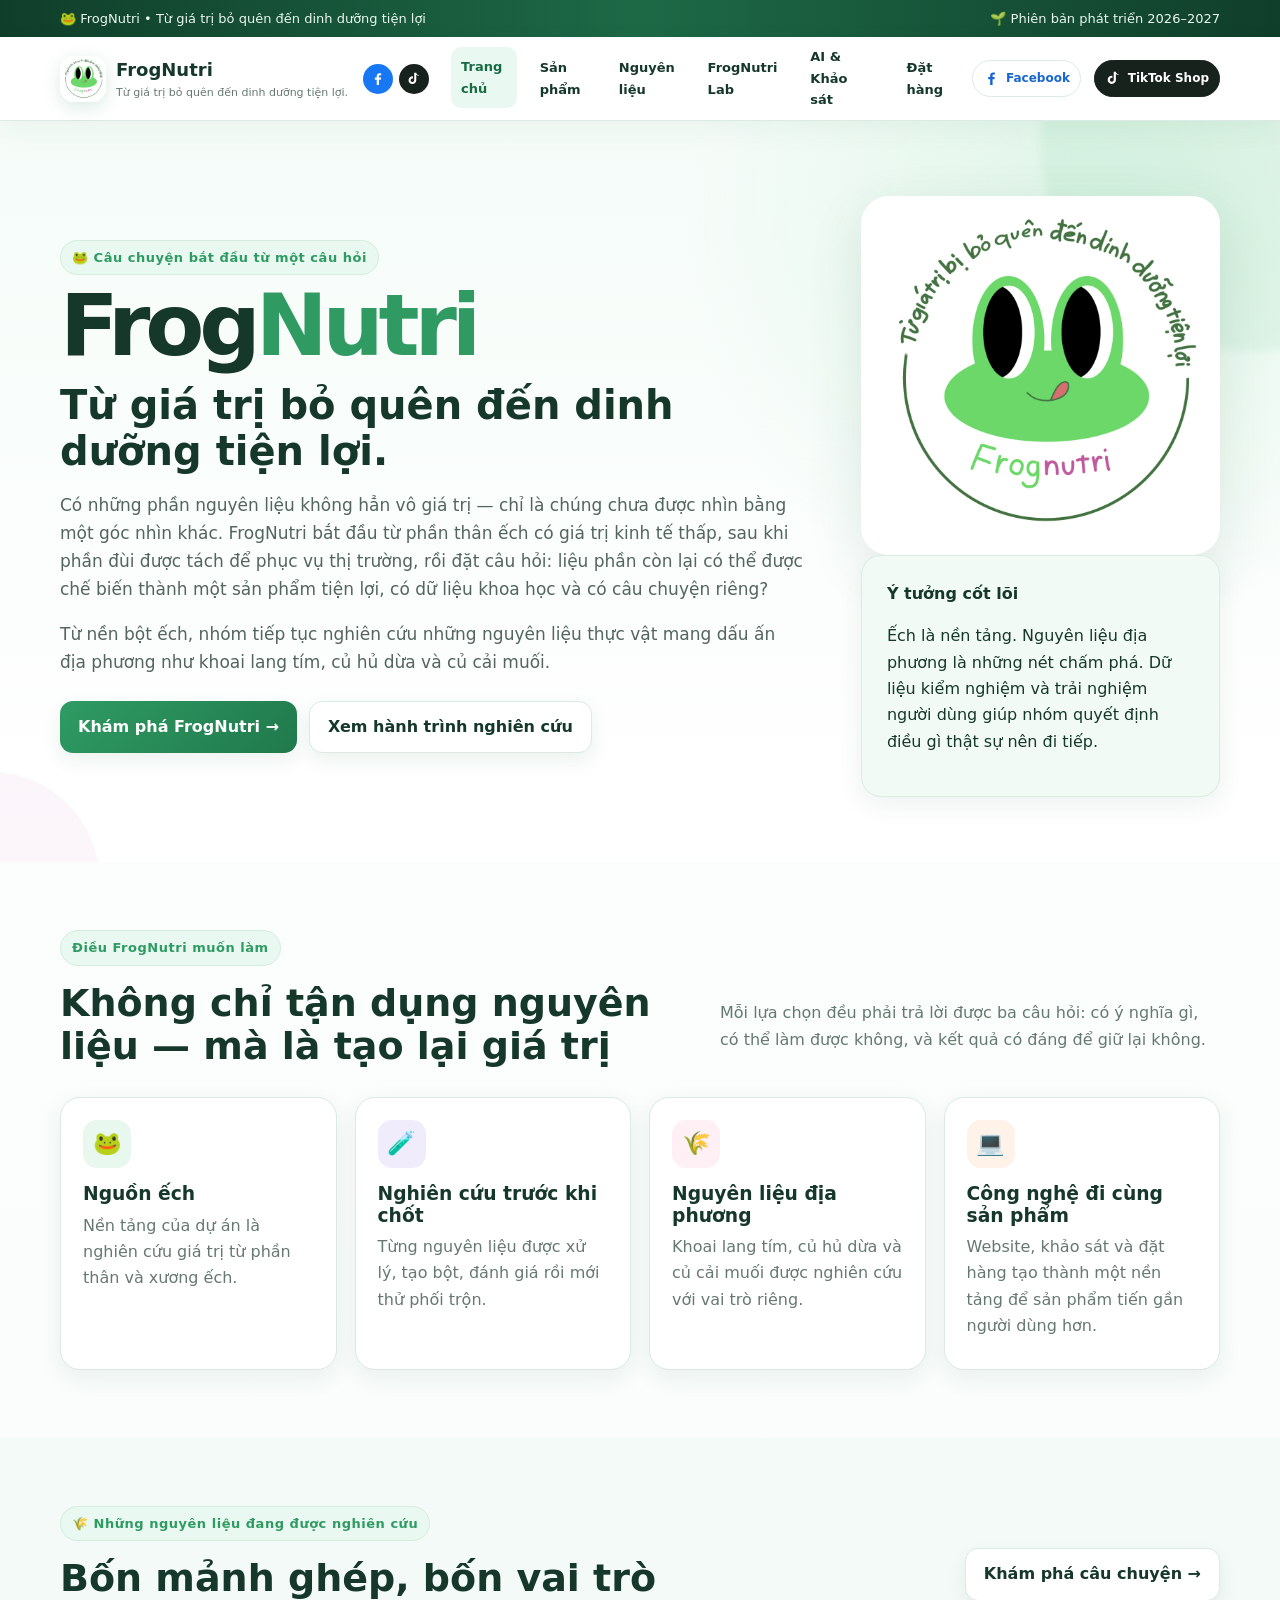
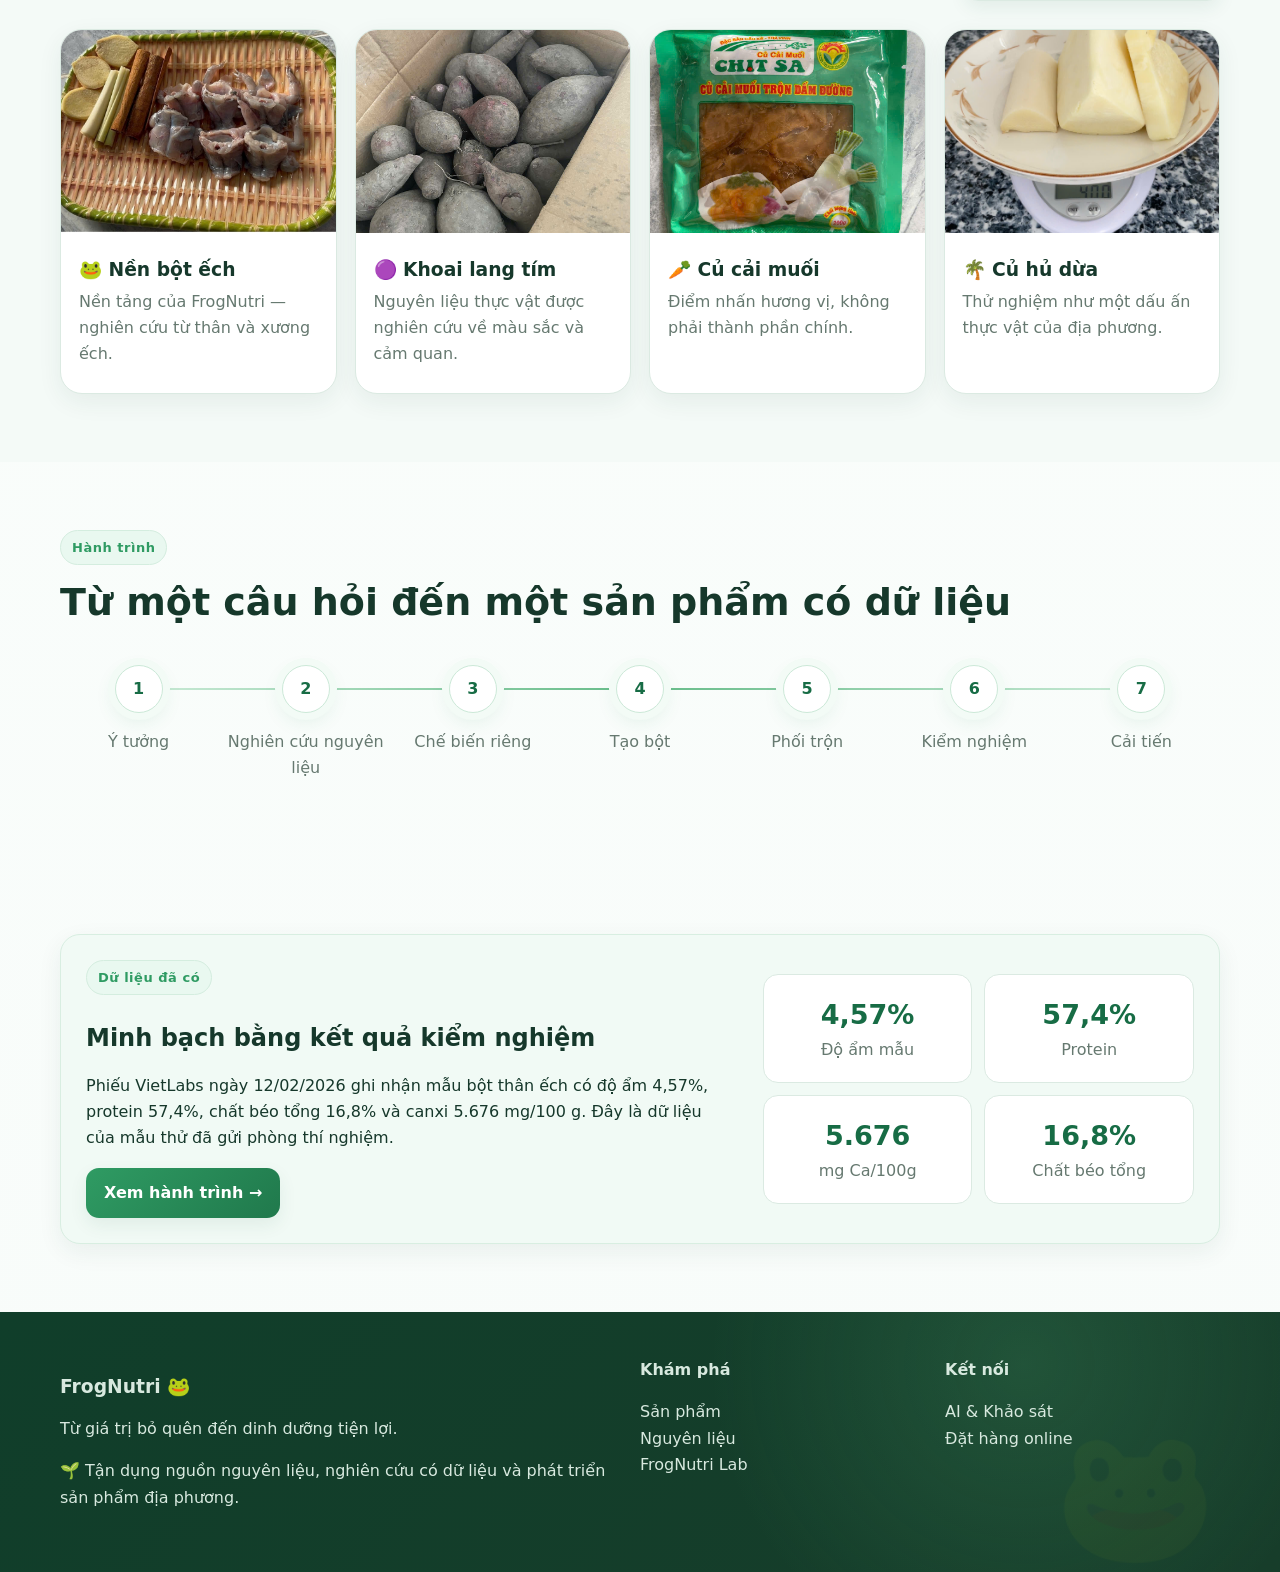
<file: index.html>
<!doctype html>
<html lang="vi">
<head>
<meta charset="utf-8">
<meta name="viewport" content="width=device-width,initial-scale=1">
<meta name="description" content="FrogNutri – từ giá trị bỏ quên đến dinh dưỡng tiện lợi.">
<title>Trang chủ | FrogNutri</title>

<link rel="icon" href="frognutri-logo.jpg">
<link rel="stylesheet" href="styles.css">

<style>
/* FrogNutri shared navigation polish */
.links{align-items:center;gap:clamp(8px,1vw,16px)}
.social-nav{display:inline-flex;align-items:center;justify-content:center;gap:6px;padding:8px 10px;border:1px solid #dcebe3;border-radius:999px;background:#fff;color:#245b43;font-size:13px;font-weight:750;text-decoration:none;white-space:nowrap;transition:transform .18s ease,box-shadow .18s ease,background .18s ease}
.social-nav:hover{transform:translateY(-2px);box-shadow:0 6px 18px #164e351a;background:#f2fbf5}
.social-nav svg{width:18px;height:18px;fill:currentColor;flex:none}
.tiktok-nav{background:#17221d;color:#fff;border-color:#17221d}.tiktok-nav:hover{background:#304b3e;color:#fff}
.facebook-nav{color:#1766d1}
@media(max-width:980px){.links .social-nav{width:100%;justify-content:flex-start;border-radius:12px;padding:11px 13px}}
/* Cart UI is intentionally removed; purchase checkout happens on TikTok Shop. */
#cartOverlay,#cartDrawer,.cart-drawer,.cart-link,[data-cart-count],#openCartTop{display:none!important}
.auth-panel{box-shadow:0 18px 55px rgba(32,83,57,.08)}
</style>
</head>

<body>

<div class="topbar">
  <div class="container">
    <span>🐸 FrogNutri • Từ giá trị bỏ quên đến dinh dưỡng tiện lợi</span>
    <span>🌱 Phiên bản phát triển 2026–2027</span>
  </div>
</div>

<nav class="nav">
  <div class="container nav-inner">

    <a class="brand" href="index.html">
      <img src="frognutri-logo.jpg" alt="FrogNutri">
      <div>
        <strong>FrogNutri</strong>
        <small>Từ giá trị bỏ quên đến dinh dưỡng tiện lợi.</small>
      </div>
    </a>

    <button class="mobile-toggle" data-mobile aria-label="Mở menu">☰</button>

    <div class="links">
      <a class="active" href="index.html">Trang chủ</a>
      <a href="product.html">Sản phẩm</a>
      <a href="ingredients.html">Nguyên liệu</a>
      <a href="research.html">FrogNutri Lab</a>
      <a href="ai.html">AI & Khảo sát</a>
      <a href="order.html">Đặt hàng</a>
<a class="social-nav facebook-nav" href="https://www.facebook.com/share/1M3Qi7Em8s/?mibextid=wwXIfr" target="_blank" rel="noopener noreferrer" aria-label="FrogNutri trên Facebook" title="Facebook"><svg viewBox="0 0 24 24" aria-hidden="true"><path d="M13.5 21v-8h2.7l.4-3.1h-3.1v-2c0-.9.3-1.5 1.6-1.5h1.7V3.6c-.3 0-1.3-.1-2.5-.1-2.5 0-4.2 1.5-4.2 4.3v2.1H7.3V13h2.8v8z"/></svg><span>Facebook</span></a>
      <a class="social-nav tiktok-nav" href="https://www.tiktok.com/@frognutri_2627?_r=1&_t=ZS-9AWNxAIgA8j" target="_blank" rel="noopener noreferrer" aria-label="Đặt mua trên TikTok FrogNutri" title="TikTok Shop"><svg viewBox="0 0 24 24" aria-hidden="true"><path d="M19.6 7.1a6.8 6.8 0 0 1-4.2-1.4v8.1a5.8 5.8 0 1 1-5-5.7v3.2a2.7 2.7 0 1 0 1.9 2.6V2.5h3.1c.2 2 1.8 3.6 4.2 3.9z"/></svg><span>TikTok Shop</span></a>
    </div>

  </div>
</nav>

<main>

<section class="hero">
  <div class="container hero-grid">

    <div>
      <span class="eyebrow">🐸 Câu chuyện bắt đầu từ một câu hỏi</span>

      <h1>Frog<span>Nutri</span></h1>

      <h2>Từ giá trị bỏ quên đến dinh dưỡng tiện lợi.</h2>

      <p class="lead">
        Có những phần nguyên liệu không hẳn vô giá trị — chỉ là chúng chưa được nhìn bằng một góc nhìn khác.
        FrogNutri bắt đầu từ phần thân ếch có giá trị kinh tế thấp, sau khi phần đùi được tách để phục vụ thị trường,
        rồi đặt câu hỏi: liệu phần còn lại có thể được chế biến thành một sản phẩm tiện lợi,
        có dữ liệu khoa học và có câu chuyện riêng?
      </p>

      <p class="lead">
        Từ nền bột ếch, nhóm tiếp tục nghiên cứu những nguyên liệu thực vật mang dấu ấn địa phương
        như khoai lang tím, củ hủ dừa và củ cải muối.
      </p>

      <div class="actions">
        <a class="btn primary" href="product.html">Khám phá FrogNutri →</a>
        <a class="btn secondary" href="research.html">Xem hành trình nghiên cứu</a>
      </div>
    </div>

    <div class="hero-logo">
      <img src="frognutri-logo.jpg" alt="Logo FrogNutri">

      <div class="note">
        <b>Ý tưởng cốt lõi</b>
        <p>
          Ếch là nền tảng. Nguyên liệu địa phương là những nét chấm phá.
          Dữ liệu kiểm nghiệm và trải nghiệm người dùng giúp nhóm quyết định
          điều gì thật sự nên đi tiếp.
        </p>
      </div>
    </div>

  </div>
</section>


<section class="section">
  <div class="container">

    <div class="section-head">
      <div>
        <span class="eyebrow">Điều FrogNutri muốn làm</span>
        <h2>Không chỉ tận dụng nguyên liệu — mà là tạo lại giá trị</h2>
      </div>

      <p>
        Mỗi lựa chọn đều phải trả lời được ba câu hỏi:
        có ý nghĩa gì, có thể làm được không, và kết quả có đáng để giữ lại không.
      </p>
    </div>

    <div class="cards">

      <div class="card">
        <div class="icon mint">🐸</div>
        <h3>Nguồn ếch</h3>
        <p>
          Nền tảng của dự án là nghiên cứu giá trị từ phần thân và xương ếch.
        </p>
      </div>

      <div class="card">
        <div class="icon lav">🧪</div>
        <h3>Nghiên cứu trước khi chốt</h3>
        <p>
          Từng nguyên liệu được xử lý, tạo bột, đánh giá rồi mới thử phối trộn.
        </p>
      </div>

      <div class="card">
        <div class="icon pink">🌾</div>
        <h3>Nguyên liệu địa phương</h3>
        <p>
          Khoai lang tím, củ hủ dừa và củ cải muối được nghiên cứu với vai trò riêng.
        </p>
      </div>

      <div class="card">
        <div class="icon peach">💻</div>
        <h3>Công nghệ đi cùng sản phẩm</h3>
        <p>
          Website, khảo sát và đặt hàng tạo thành một nền tảng để sản phẩm tiến gần người dùng hơn.
        </p>
      </div>

    </div>
  </div>
</section>


<section class="section alt">
  <div class="container">

    <div class="section-head">
      <div>
        <span class="eyebrow">🌾 Những nguyên liệu đang được nghiên cứu</span>
        <h2>Bốn mảnh ghép, bốn vai trò</h2>
      </div>

      <a class="btn secondary" href="ingredients.html">
        Khám phá câu chuyện →
      </a>
    </div>


    <div class="ingredient-grid">

      <article class="card ingredient-card">
        <img
          src="bot-ech-frognutri.jpg"
          alt="Sản phẩm bột FrogNutri">

        <div class="copy">
          <h3>🐸 Nền bột ếch</h3>
          <p>
            Nền tảng của FrogNutri — nghiên cứu từ thân và xương ếch.
          </p>
        </div>
      </article>


      <article class="card ingredient-card">
        <img
          src="khoai-lang-tim.jpg"
          alt="Khoai lang tím">

        <div class="copy">
          <h3>🟣 Khoai lang tím</h3>
          <p>
            Nguyên liệu thực vật được nghiên cứu về màu sắc và cảm quan.
          </p>
        </div>
      </article>


      <article class="card ingredient-card">
        <img
          src="cu-cai-muoi.jpg"
          alt="Củ cải muối">

        <div class="copy">
          <h3>🥕 Củ cải muối</h3>
          <p>
            Điểm nhấn hương vị, không phải thành phần chính.
          </p>
        </div>
      </article>


      <article class="card ingredient-card">
        <img
          src="cu-hu-dua.jpg"
          alt="Củ hủ dừa">

        <div class="copy">
          <h3>🌴 Củ hủ dừa</h3>
          <p>
            Thử nghiệm như một dấu ấn thực vật của địa phương.
          </p>
        </div>
      </article>

    </div>
  </div>
</section>


<section class="section">
  <div class="container">

    <div class="section-head">
      <div>
        <span class="eyebrow">Hành trình</span>
        <h2>Từ một câu hỏi đến một sản phẩm có dữ liệu</h2>
      </div>
    </div>

    <div class="timeline">

      <div class="step">
        <div class="dot">1</div>
        <p>Ý tưởng</p>
      </div>

      <div class="step">
        <div class="dot">2</div>
        <p>Nghiên cứu nguyên liệu</p>
      </div>

      <div class="step">
        <div class="dot">3</div>
        <p>Chế biến riêng</p>
      </div>

      <div class="step">
        <div class="dot">4</div>
        <p>Tạo bột</p>
      </div>

      <div class="step">
        <div class="dot">5</div>
        <p>Phối trộn</p>
      </div>

      <div class="step">
        <div class="dot">6</div>
        <p>Kiểm nghiệm</p>
      </div>

      <div class="step">
        <div class="dot">7</div>
        <p>Cải tiến</p>
      </div>

    </div>
  </div>
</section>


<section class="section">
  <div class="container note">

    <div class="split">

      <div>
        <span class="eyebrow">Dữ liệu đã có</span>

        <h2>Minh bạch bằng kết quả kiểm nghiệm</h2>

        <p>
          Phiếu VietLabs ngày 12/02/2026 ghi nhận mẫu bột thân ếch có độ ẩm
          4,57%, protein 57,4%, chất béo tổng 16,8% và canxi 5.676 mg/100 g.
          Đây là dữ liệu của mẫu thử đã gửi phòng thí nghiệm.
        </p>

        <a class="btn primary" href="research.html">
          Xem hành trình →
        </a>
      </div>


      <div class="stats">

        <div class="stat">
          <strong>4,57%</strong>
          <br>Độ ẩm mẫu
        </div>

        <div class="stat">
          <strong>57,4%</strong>
          <br>Protein
        </div>

        <div class="stat">
          <strong>5.676</strong>
          <br>mg Ca/100g
        </div>

        <div class="stat">
          <strong>16,8%</strong>
          <br>Chất béo tổng
        </div>

      </div>

    </div>
  </div>
</section>

</main>


<footer class="footer">

  <div class="container footer-grid">

    <div>
      <h3>FrogNutri 🐸</h3>
      <p>Từ giá trị bỏ quên đến dinh dưỡng tiện lợi.</p>
      <p>
        🌱 Tận dụng nguồn nguyên liệu, nghiên cứu có dữ liệu
        và phát triển sản phẩm địa phương.
      </p>
    </div>

    <div>
      <b>Khám phá</b>
      <p>
        <a href="product.html">Sản phẩm</a><br>
        <a href="ingredients.html">Nguyên liệu</a><br>
        <a href="research.html">FrogNutri Lab</a>
      </p>
    </div>

    <div>
      <b>Kết nối</b>
      <p>
        <a href="ai.html">AI & Khảo sát</a><br>
        <a href="order.html">Đặt hàng online</a><br>
</p>
    </div>

  </div>

</footer>


<div id="toast" class="toast"></div>

<script src="script.js"></script>

</body>
</html>
</file>
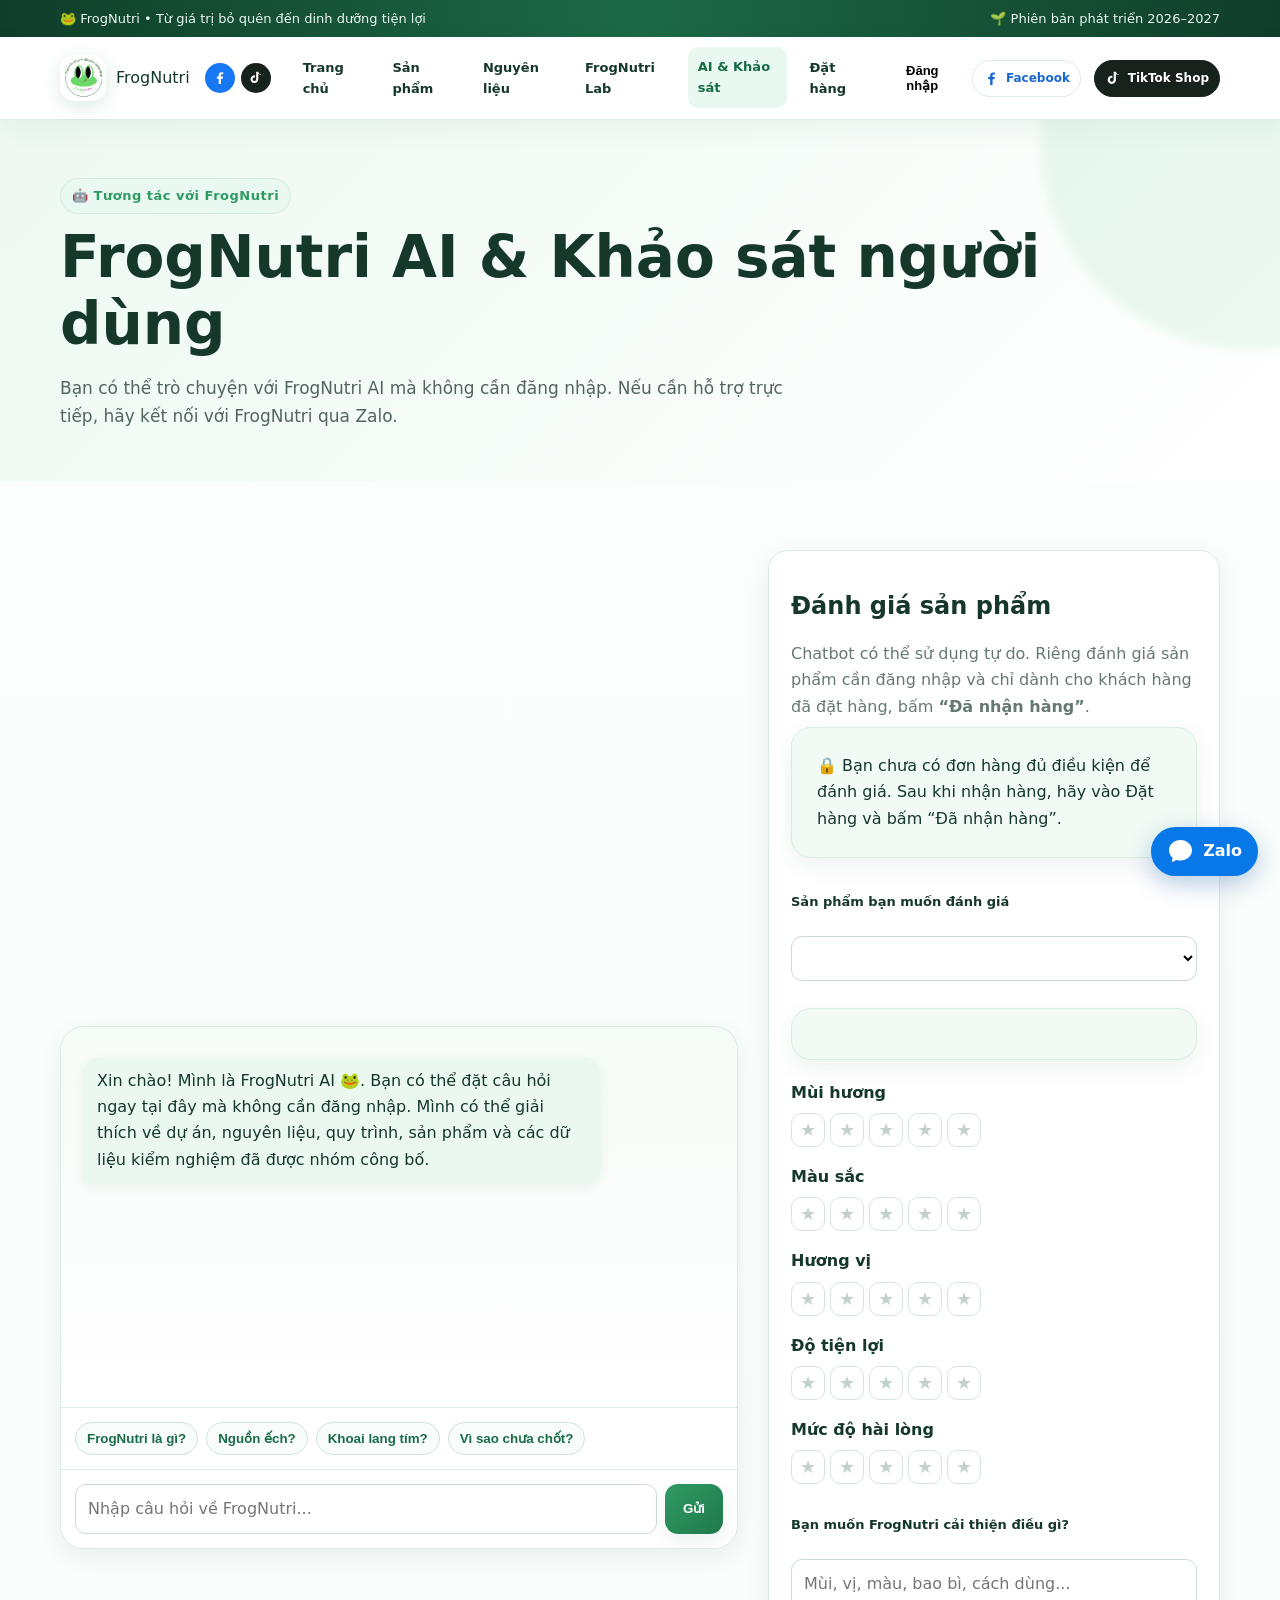
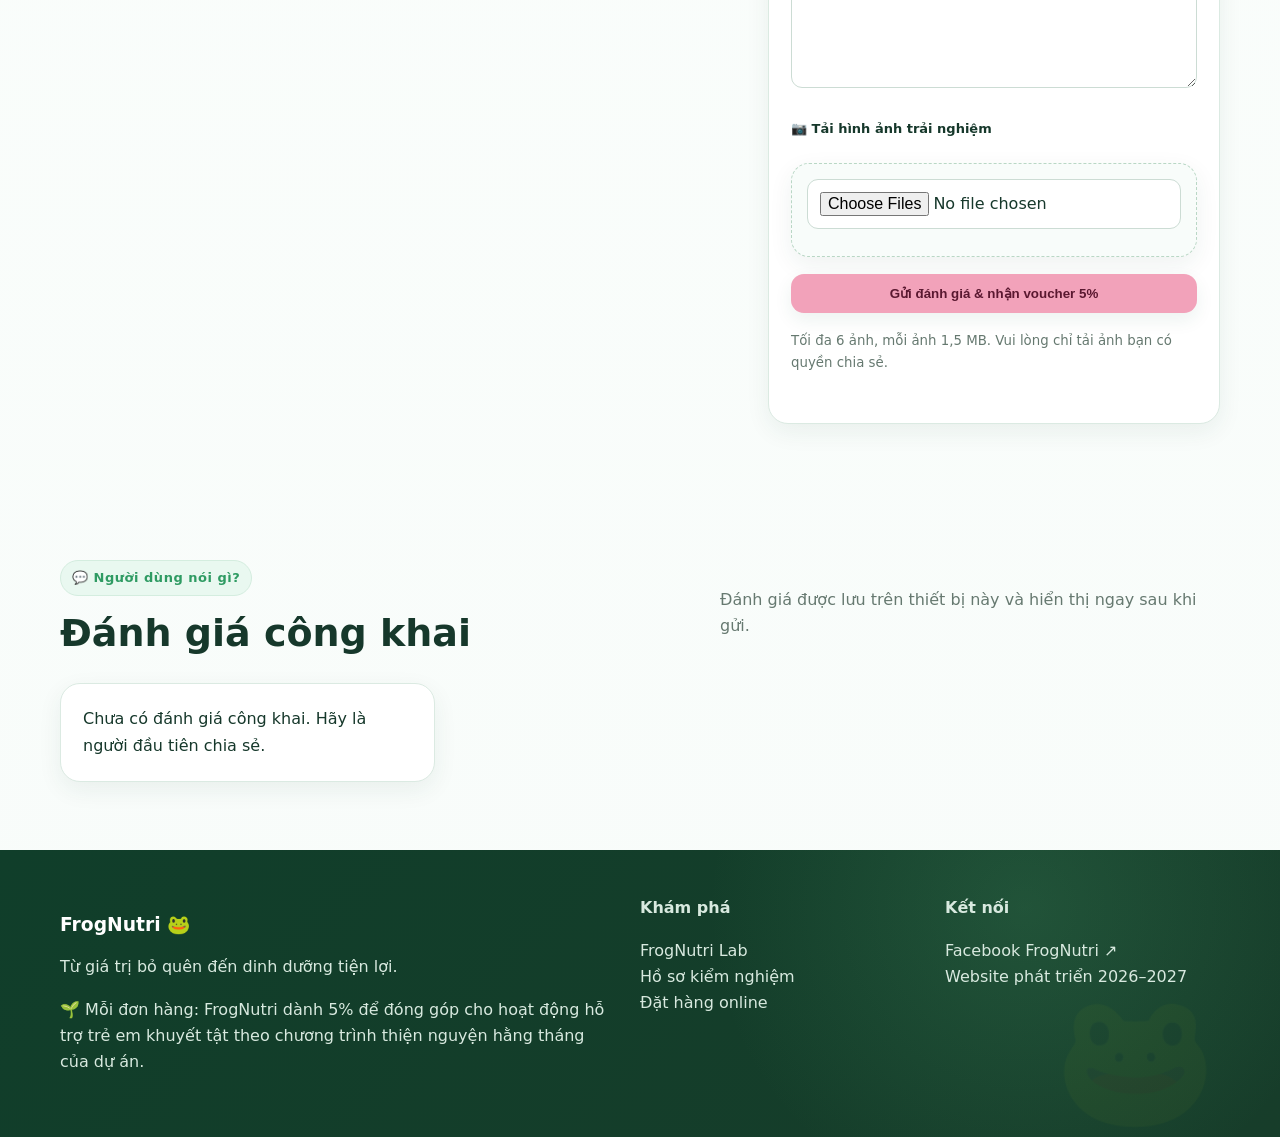
<file: ai.html>
<!doctype html><html lang="vi"><head><meta charset="utf-8"><meta name="viewport" content="width=device-width,initial-scale=1"><meta name="description" content="FrogNutri – nghiên cứu bột thân ếch và công thức kết hợp nguyên liệu thực vật địa phương."><title>FrogNutri AI & Khảo sát</title><link rel="stylesheet" href="styles.css">
<style>
/* FrogNutri shared navigation polish */
.links{align-items:center;gap:clamp(8px,1vw,16px)}
.social-nav{display:inline-flex;align-items:center;justify-content:center;gap:6px;padding:8px 10px;border:1px solid #dcebe3;border-radius:999px;background:#fff;color:#245b43;font-size:13px;font-weight:750;text-decoration:none;white-space:nowrap;transition:transform .18s ease,box-shadow .18s ease,background .18s ease}
.social-nav:hover{transform:translateY(-2px);box-shadow:0 6px 18px #164e351a;background:#f2fbf5}
.social-nav svg{width:18px;height:18px;fill:currentColor;flex:none}
.tiktok-nav{background:#17221d;color:#fff;border-color:#17221d}.tiktok-nav:hover{background:#304b3e;color:#fff}
.facebook-nav{color:#1766d1}
@media(max-width:980px){.links .social-nav{width:100%;justify-content:flex-start;border-radius:12px;padding:11px 13px}}
/* Nút hỗ trợ Zalo nổi ở góc màn hình */
.zalo-float{position:fixed;right:22px;bottom:24px;z-index:9999;display:flex;align-items:center;gap:9px;padding:11px 16px;border-radius:999px;background:#0878e8;color:#fff;text-decoration:none;font-weight:800;box-shadow:0 8px 24px rgba(0,75,160,.28);transition:transform .2s ease,box-shadow .2s ease}
.zalo-float:hover{transform:translateY(-3px);box-shadow:0 12px 28px rgba(0,75,160,.35)}
.zalo-float svg{width:27px;height:27px;flex:none}
@media(max-width:600px){.zalo-float{right:14px;bottom:16px;padding:10px 13px}.zalo-float span{font-size:14px}}
/* Cart UI is intentionally removed; purchase checkout happens on TikTok Shop. */
#cartOverlay,#cartDrawer,.cart-drawer,.cart-link,[data-cart-count],#openCartTop{display:none!important}
.auth-panel{box-shadow:0 18px 55px rgba(32,83,57,.08)}
</style>
</head><body>
<div class="topbar"><div class="container"><span>🐸 FrogNutri • Từ giá trị bỏ quên đến dinh dưỡng tiện lợi</span><span>🌱 Phiên bản phát triển 2026–2027</span></div></div>
<nav class="nav"><div class="container nav-inner"><a class="brand" href="index.html"><img src="frognutri-logo.jpg" alt="FrogNutri logo"><span>FrogNutri</span></a><button class="mobile-toggle" data-mobile>☰</button><div class="links"><a href="index.html">Trang chủ</a><a href="product.html">Sản phẩm</a><a href="ingredients.html">Nguyên liệu</a><a href="research.html">FrogNutri Lab</a><a class="active" href="ai.html">AI & Khảo sát</a><a href="order.html">Đặt hàng</a>
<button class="user-btn" data-open-auth="login" data-login>Đăng nhập</button>
      <a class="social-nav facebook-nav" href="https://www.facebook.com/share/1M3Qi7Em8s/?mibextid=wwXIfr" target="_blank" rel="noopener noreferrer" aria-label="FrogNutri trên Facebook" title="Facebook"><svg viewBox="0 0 24 24" aria-hidden="true"><path d="M13.5 21v-8h2.7l.4-3.1h-3.1v-2c0-.9.3-1.5 1.6-1.5h1.7V3.6c-.3 0-1.3-.1-2.5-.1-2.5 0-4.2 1.5-4.2 4.3v2.1H7.3V13h2.8v8z"/></svg><span>Facebook</span></a>
      <a class="social-nav tiktok-nav" href="https://www.tiktok.com/@frognutri_2627?_r=1&_t=ZS-9AWNxAIgA8j" target="_blank" rel="noopener noreferrer" aria-label="Đặt mua trên TikTok FrogNutri" title="TikTok Shop"><svg viewBox="0 0 24 24" aria-hidden="true"><path d="M19.6 7.1a6.8 6.8 0 0 1-4.2-1.4v8.1a5.8 5.8 0 1 1-5-5.7v3.2a2.7 2.7 0 1 0 1.9 2.6V2.5h3.1c.2 2 1.8 3.6 4.2 3.9z"/></svg><span>TikTok Shop</span></a>
    </div></div></nav>
<section class="page-hero"><div class="container reveal"><span class="eyebrow">🤖 Tương tác với FrogNutri</span><h1>FrogNutri AI & Khảo sát người dùng</h1><p class="lead">Bạn có thể trò chuyện với FrogNutri AI mà không cần đăng nhập. Nếu cần hỗ trợ trực tiếp, hãy kết nối với FrogNutri qua Zalo.</p></div></section>

<section class="section"><div class="container split">
<div class="protected">
  <div id="chatBox" class="chat">
    <div class="chat-body" id="chatBody"><div class="bubble bot">Xin chào! Mình là FrogNutri AI 🐸. Bạn có thể đặt câu hỏi ngay tại đây mà không cần đăng nhập. Mình có thể giải thích về dự án, nguyên liệu, quy trình, sản phẩm và các dữ liệu kiểm nghiệm đã được nhóm công bố.</div></div>
    <div class="quick"><button data-q="FrogNutri là gì?">FrogNutri là gì?</button><button data-q="Nguồn ếch ở đâu?">Nguồn ếch?</button><button data-q="Khoai lang tím có vai trò gì?">Khoai lang tím?</button><button data-q="Tại sao chưa chốt 3 nguyên liệu?">Vì sao chưa chốt?</button></div>
    <div class="chat-input"><input id="chatInput" placeholder="Nhập câu hỏi..." autocomplete="off"><button class="btn primary" id="sendChat">Gửi</button></div>
  </div>
</div>

<div class="card reveal">
  <h2>Đánh giá sản phẩm</h2>
  <p>Chatbot có thể sử dụng tự do. Riêng đánh giá sản phẩm cần đăng nhập và chỉ dành cho khách hàng đã đặt hàng, bấm <b>“Đã nhận hàng”</b>.</p>
  <div id="reviewGate" class="note">🔒 Bạn chưa có đơn hàng đủ điều kiện để đánh giá. Sau khi nhận hàng, hãy vào <a href="order.html">Đặt hàng</a> và bấm “Đã nhận hàng”.</div>
  <div id="reviewEligibleBox" class="survey" hidden><label for="reviewProduct">Sản phẩm bạn muốn đánh giá</label><select id="reviewProduct" aria-label="Chọn sản phẩm đã nhận"></select><div id="reviewOrderHint" class="note" style="margin-top:10px"></div></div>
  <div class="survey" id="reviewForm" hidden>
    <div><b>Mùi hương</b><div class="rating" data-rating="smell"></div></div>
    <div><b>Màu sắc</b><div class="rating" data-rating="color"></div></div>
    <div><b>Hương vị</b><div class="rating" data-rating="taste"></div></div>
    <div><b>Độ tiện lợi</b><div class="rating" data-rating="convenience"></div></div>
    <div><b>Mức độ hài lòng</b><div class="rating" data-rating="satisfaction"></div></div>
    <label>Bạn muốn FrogNutri cải thiện điều gì?</label>
    <textarea id="feedback" rows="4" maxlength="1000" placeholder="Mùi, vị, màu, bao bì, cách dùng..."></textarea>
    <label>📷 Tải hình ảnh trải nghiệm</label>
    <div class="upload-box"><input id="reviewImages" type="file" accept="image/*" multiple><div id="preview" class="preview"></div></div>
    <button class="btn btn-pink" id="submitSurvey">Gửi đánh giá & nhận voucher 5%</button>
    <small style="color:var(--muted)">Tối đa 6 ảnh, mỗi ảnh 1,5 MB. Vui lòng chỉ tải ảnh bạn có quyền chia sẻ.</small>
    <div id="reviewStatus" aria-live="polite" style="margin-top:10px"></div>
  </div>
</div>
</div></section>

<section class="section"><div class="container"><div class="section-head"><div><span class="eyebrow">💬 Người dùng nói gì?</span><h2>Đánh giá công khai</h2></div><p>Đánh giá được lưu trên thiết bị này và hiển thị ngay sau khi gửi.</p></div><div id="publicReviews" class="review-grid"><div class="card">Đang tải đánh giá...</div></div></div></section>

<footer class="footer"><div class="container footer-grid"><div><h3 style="color:#fff">FrogNutri 🐸</h3><p>Từ giá trị bỏ quên đến dinh dưỡng tiện lợi.</p><p>🌱 Mỗi đơn hàng: FrogNutri dành 5% để đóng góp cho hoạt động hỗ trợ trẻ em khuyết tật theo chương trình thiện nguyện hằng tháng của dự án.</p></div><div><b>Khám phá</b><p><a href="research.html">FrogNutri Lab</a><br><a href="product.html#documents">Hồ sơ kiểm nghiệm</a><br><a href="order.html">Đặt hàng online</a></p></div><div><b>Kết nối</b><p><a href="https://www.facebook.com/share/1MTS1ZrXDZ/?mibextid=wwXIfr" target="_blank" rel="noopener">Facebook FrogNutri ↗</a><br>Website phát triển 2026–2027</p></div></div></footer>

<div class="modal" id="authModal"><div class="modal-box"><button class="modal-close" data-close-auth>×</button><span class="eyebrow">FrogNutri Account</span><h2>Đăng nhập / tạo tài khoản</h2><form id="authForm"><label>Họ tên</label><input id="authName" required><label>Email</label><input id="authEmail" type="email" required><button class="btn primary full" type="submit">Tiếp tục</button></form></div></div><!-- Liên kết Zalo FrogNutri được giải mã trực tiếp từ mã QR danh thiếp do người dùng cung cấp. -->
<a class="zalo-float" href="https://zaloapp.com/qr/p/y02m7ftn1zt8" target="_blank" rel="noopener noreferrer" aria-label="Chat với FrogNutri qua Zalo" title="Chat với FrogNutri qua Zalo">
  <svg viewBox="0 0 48 48" role="img" aria-hidden="true">
    <path d="M24 3.5C12.7 3.5 3.5 11.7 3.5 21.8c0 5.2 2.5 9.9 6.5 13.2l-1.4 8.1 8.2-4.1c2.2.7 4.6 1.1 7.2 1.1 11.3 0 20.5-8.2 20.5-18.3S35.3 3.5 24 3.5Z" fill="currentColor"/>
    <path d="M13.2 16.2h13.4v3.1l-8.1 9.2h8.2v3.3H12.9v-3.1l8.2-9.2h-7.9v-3.3Zm16.4 0h3.5v15.6h-3.5V16.2Z" fill="#fff"/>
  </svg>
  <span>Zalo</span>
</a>
<div id="toast" class="toast"></div>

<script src="script.js"></script>
<script>
document.addEventListener('DOMContentLoaded', () => {
  const CART_KEY = 'frognutri_cart';
  const REVIEW_KEY = 'fn_reviews';
  const REVIEW_LIMIT = 30;
  const MAX_IMAGES = 6;
  const MAX_IMAGE_SIZE = 1500000;

  const chatBox = document.getElementById('chatBox');
  const chatBody = document.getElementById('chatBody');
  const chatInput = document.getElementById('chatInput');
  const sendChat = document.getElementById('sendChat');
  const feedback = document.getElementById('feedback');
  const reviewImages = document.getElementById('reviewImages');
  const preview = document.getElementById('preview');
  const publicReviews = document.getElementById('publicReviews');
  const reviewStatus = document.getElementById('reviewStatus');
  const submitSurvey = document.getElementById('submitSurvey');

  function readJSON(key, fallback) {
    try {
      const raw = localStorage.getItem(key);
      if (!raw) return fallback;
      const value = JSON.parse(raw);
      return value ?? fallback;
    } catch (error) {
      console.warn('Không đọc được dữ liệu:', key, error);
      return fallback;
    }
  }

  function getCart() {
    const cart = readJSON(CART_KEY, []);
    return Array.isArray(cart) ? cart : [];
  }

  function updateCartCount() {
    const total = getCart().reduce((sum, item) => {
      const quantity = Number(item?.quantity || 0);
      return sum + (Number.isFinite(quantity) && quantity > 0 ? quantity : 0);
    }, 0);
    document.querySelectorAll('[data-cart-count]').forEach(el => el.textContent = total);
  }

  updateCartCount();
  window.addEventListener('storage', event => {
    if (event.key === CART_KEY) updateCartCount();
    if (event.key === REVIEW_KEY) loadReviews();
  });
  window.addEventListener('pageshow', updateCartCount);

  function isLoggedIn() {
    try {
      return typeof FN !== 'undefined' && typeof FN.user === 'function' && !!FN.user();
    } catch {
      return false;
    }
  }

  // Chatbot là tính năng công khai: không kiểm tra trạng thái đăng nhập.
  if (chatBox) chatBox.classList.remove('hidden');
  if (chatInput) {
    chatInput.disabled = false;
    chatInput.placeholder = 'Nhập câu hỏi về FrogNutri...';
  }
  if (sendChat) sendChat.disabled = false;
  document.querySelectorAll('[data-q]').forEach(button => {
    button.disabled = false;
  });

  document.querySelectorAll('.rating').forEach(rating => {
    rating.innerHTML = '';
    for (let i = 1; i <= 5; i++) {
      const button = document.createElement('button');
      button.type = 'button';
      button.textContent = '★';
      button.title = `${i} sao`;
      button.setAttribute('aria-label', `${i} sao`);
      button.addEventListener('click', () => {
        rating.dataset.value = String(i);
        rating.querySelectorAll('button').forEach((star, index) => {
          star.classList.toggle('selected', index < i);
        });
      });
      rating.appendChild(button);
    }
  });

  let imageData = [];

  reviewImages?.addEventListener('change', () => {
    imageData = [];
    if (preview) preview.innerHTML = '';

    const files = [...(reviewImages.files || [])];
    if (files.length > MAX_IMAGES) {
      showStatus(`Chỉ giữ tối đa ${MAX_IMAGES} ảnh.`, 'warn');
    }

    files.slice(0, MAX_IMAGES).forEach(file => {
      if (!file.type.startsWith('image/')) {
        showStatus('Chỉ chấp nhận tệp hình ảnh.', 'warn');
        return;
      }
      if (file.size > MAX_IMAGE_SIZE) {
        showStatus(`Ảnh "${file.name}" vượt quá 1,5 MB và đã được bỏ qua.`, 'warn');
        return;
      }

      const reader = new FileReader();
      reader.onload = event => {
        const data = String(event.target?.result || '');
        if (!data) return;
        imageData.push(data);

        const img = document.createElement('img');
        img.src = data;
        img.alt = 'Ảnh trải nghiệm';
        img.loading = 'lazy';
        preview?.appendChild(img);
      };
      reader.readAsDataURL(file);
    });
  });

  function escapeHtml(value) {
    return String(value ?? '').replace(/[&<>"']/g, char => ({
      '&': '&amp;', '<': '&lt;', '>': '&gt;', '"': '&quot;', "'": '&#039;'
    }[char]));
  }

  function reviews() {
    const data = readJSON(REVIEW_KEY, []);
    return Array.isArray(data) ? data : [];
  }

  function saveReviews(list) {
    try {
      localStorage.setItem(REVIEW_KEY, JSON.stringify(list.slice(0, REVIEW_LIMIT)));
      return true;
    } catch (error) {
      console.error('Không thể lưu đánh giá:', error);
      return false;
    }
  }

  function showStatus(message, type = 'info') {
    if (!reviewStatus) return;
    reviewStatus.textContent = message;
    reviewStatus.style.color = type === 'error' ? '#b42318' : type === 'warn' ? '#9a6700' : 'var(--green-dark)';
  }

  function loadReviews() {
    const rs = reviews();
    if (!publicReviews) return;

    if (!rs.length) {
      publicReviews.innerHTML = '<div class="card">Chưa có đánh giá công khai. Hãy là người đầu tiên chia sẻ.</div>';
      return;
    }

    publicReviews.innerHTML = rs.map(review => {
      const average = Math.max(0, Math.min(5, Number(review.average || 0)));
      const rounded = Math.round(average);
      const stars = '★'.repeat(rounded) + '☆'.repeat(5 - rounded);
      const images = Array.isArray(review.images) ? review.images : [];

      return `<article class="review">
        <b>${escapeHtml(review.name || 'Người dùng FrogNutri')}</b>${review.productName ? `<small>🛍️ ${escapeHtml(review.productName)}</small>` : ''}
        <div class="stars" aria-label="${average.toFixed(1)} trên 5 sao">${stars}</div>
        <small>${escapeHtml(review.date || '')}</small>
        <p>${escapeHtml(review.feedback || 'Không có nhận xét thêm.')}</p>
        ${images.length ? `<div class="review-imgs">${images.map(src => `<img src="${escapeHtml(src)}" alt="Ảnh trải nghiệm" loading="lazy">`).join('')}</div>` : ''}
      </article>`;
    }).join('');
  }

  loadReviews();

  function answer(question) {
    const q = String(question || '').trim().toLowerCase().normalize('NFD').replace(/[\u0300-\u036f]/g, '');
    const topics = [
      [['frognutri la gi','du an la gi','gioi thieu'], 'FrogNutri là dự án phát triển sản phẩm từ nguồn nguyên liệu địa phương, tập trung nghiên cứu nền bột ếch và các hướng phối hợp với nguyên liệu thực vật.'],
      [['nguon ech','ech o dau','ech tu dau'], 'Theo thông tin dự án, nguồn ếch đến từ cơ sở nuôi của gia đình một thành viên trong nhóm. FrogNutri tập trung nghiên cứu phần thân ếch để phát triển nền bột.'],
      [['bot ech','bot than ech','ech'], 'Bột ếch là nền nghiên cứu chính của FrogNutri. Quy trình gồm xử lý nguyên liệu, xay, sấy, nghiền/rây, cân và đóng gói; mẫu có thể được đánh giá và gửi kiểm nghiệm khi cần.'],
      [['khoai lang tim','khoai'], 'Khoai lang tím được khảo sát như một nguyên liệu thực vật có màu sắc tự nhiên và đặc điểm cảm quan riêng. Tỷ lệ phối trộn cần được đánh giá qua thử nghiệm.'],
      [['cu cai muoi','cu cai'], 'Củ cải muối được thử nghiệm như một điểm nhấn về hương vị và cảm quan, không phải thành phần nền.'],
      [['cu hu dua'], 'Củ hủ dừa là nguyên liệu mang dấu ấn địa phương, được thử nghiệm để tìm hiểu khả năng tạo nét riêng cho công thức.'],
      [['3 nguyen lieu','ba nguyen lieu','tai sao chua chot','chua chot'], 'FrogNutri không nhất thiết phải đưa cả ba nguyên liệu vào một công thức. Mỗi hướng phối trộn cần được đánh giá về cảm quan, khả năng phối hợp, tính ổn định và tính khả thi trước khi chốt.'],
      [['quy trinh','lam bot','san xuat'], 'Quy trình nghiên cứu hiện được mô tả theo các bước: sơ chế, xử lý nguyên liệu, xay, sấy, nghiền/rây, cân/đóng gói, đánh giá mẫu và kiểm nghiệm khi cần.'],
      [['kiem nghiem','vietlabs','protein','canxi','do am'], 'FrogNutri có công bố dữ liệu mẫu kiểm nghiệm. Hãy xem FrogNutri Lab/hồ sơ kiểm nghiệm để dùng đúng số liệu của từng mẫu; kết quả chỉ áp dụng cho mẫu đã gửi.'],
      [['san pham','gia','mua','dat hang'], 'FrogNutri hiện có Bột ếch nguyên bản 30.000đ/túi 40g và Bột ếch mix 3 vị 39.000đ/túi 40g. Bạn có thể xem tại trang Sản phẩm/Đặt hàng.'],
      [['bao quan','han su dung'], 'Bạn nên xem hướng dẫn bảo quản và hạn dùng trên bao bì sản phẩm thực tế. Chatbot không tự suy đoán thông tin chưa được FrogNutri công bố.'],
      [['voucher','giam gia'], 'Sau khi gửi đánh giá hợp lệ, hệ thống hiện hiển thị voucher FROG5 theo thiết kế của trang khảo sát.'],
      [['danh gia','review','nhan hang'], 'Để đánh giá sản phẩm, bạn cần đăng nhập, đã đặt hàng, đơn phải ở trạng thái đã nhận hàng và phải bấm “Đã nhận hàng” trong trang Đặt hàng.'],
      [['cam on','xin chao','hello','hi'], 'Xin chào bạn 🐸 Mình là FrogNutri AI. Bạn có thể hỏi về sản phẩm, nguyên liệu, quy trình, kiểm nghiệm, đặt hàng hoặc đánh giá.']
    ];
    const hit = topics.find(([keys]) => keys.some(key => q.includes(key)));
    return hit ? hit[1] : 'Mình có thể giúp bạn về FrogNutri, bột ếch, khoai lang tím, củ cải muối, củ hủ dừa, quy trình nghiên cứu, kiểm nghiệm, sản phẩm, đặt hàng và điều kiện đánh giá. Bạn thử hỏi cụ thể hơn nhé!';
  }

  async function askOpenAI(question) {
    // GitHub Pages không tự chạy được /api/chat. Chỉ gọi AI bên ngoài khi
    // chủ website đã cấu hình endpoint tại window.FN_CHAT_API_URL.
    const endpoint = String(window.FN_CHAT_API_URL || '').trim();
    if (!endpoint) return answer(question);

    const response = await fetch(endpoint, {
      method: 'POST',
      headers: { 'Content-Type': 'application/json' },
      body: JSON.stringify({
        message: question,
        context: 'Bạn là FrogNutri AI. Chỉ khẳng định thông tin dự án đã được cung cấp; nếu không chắc hãy nói rõ chưa có dữ liệu. Trả lời tiếng Việt, thân thiện và hữu ích.'
      })
    });
    if (!response.ok) throw new Error('Chat API ' + response.status);
    const data = await response.json();
    return String(data.reply || data.output_text || data.message || '').trim() || answer(question);
  }

  function requireLogin() {
    if (isLoggedIn()) return true;
    try {
      if (typeof FN !== 'undefined' && typeof FN.requireAuth === 'function') return !!FN.requireAuth();
    } catch {}
    document.querySelector('[data-open-auth="login"]')?.click();
    return false;
  }

  async function send(question) {
    const q=String(question||'').trim(); if(!q)return;
    const me=document.createElement('div');me.className='bubble me';me.textContent=q;chatBody?.append(me);
    const bot=document.createElement('div');bot.className='bubble bot';bot.textContent='Đang suy nghĩ… 🐸';chatBody?.append(bot);if(chatBody)chatBody.scrollTop=chatBody.scrollHeight;
    try{const reply=await askOpenAI(q);bot.textContent=reply||answer(q);}catch(error){console.warn('Chat API chưa sẵn sàng, dùng trợ lý nội bộ:',error);bot.textContent=answer(q);}
    if(chatBody)chatBody.scrollTop=chatBody.scrollHeight;
  }

  sendChat?.addEventListener('click', () => {
    const q = chatInput?.value.trim();
    if (chatInput) chatInput.value = '';
    send(q);
  });

  chatInput?.addEventListener('keydown', event => {
    if (event.key === 'Enter') {
      event.preventDefault();
      sendChat?.click();
    }
  });

  document.querySelectorAll('[data-q]').forEach(button => {
    button.addEventListener('click', () => send(button.dataset.q));
  });

  // Chỉ mở form đánh giá khi người dùng có đơn đã nhận hàng.
  const ORDER_KEYS = ['frognutri_orders','fn_orders','orders','frognutri_order_history'];
  const RECEIVED_STATUSES = ['received','delivered','completed','done','da nhan','da nhan hang'];
  function norm(v){ return String(v ?? '').trim().toLowerCase().normalize('NFD').replace(/[\u0300-\u036f]/g,''); }
  function getOrders(){
    const all=[];
    ORDER_KEYS.forEach(key=>{ const v=readJSON(key,null); if(Array.isArray(v)) all.push(...v); else if(v&&typeof v==='object'){ if(Array.isArray(v.orders)) all.push(...v.orders); else Object.entries(v).forEach(([id,o])=>{if(o&&typeof o==='object') all.push({...o,id:o.id||id});}); }});
    const seen=new Set(); return all.filter(o=>{const id=String(o?.id||o?.orderId||o?.code||JSON.stringify(o)); if(seen.has(id)) return false; seen.add(id); return true;});
  }
  function received(o){ const st=norm(o?.status||o?.orderStatus||o?.deliveryStatus||o?.state); return o?.received===true||o?.isReceived===true||!!o?.receivedAt||RECEIVED_STATUSES.includes(st); }
  function itemsOf(o){ const x=o?.items||o?.products||o?.cart||o?.orderItems||[]; return Array.isArray(x)?x:[]; }
  function eligibleReviews(){
    const u=typeof FN!=='undefined'&&typeof FN.user==='function'?FN.user():null; if(!u) return []; const ue=norm(u.email),un=norm(u.name),out=[];
    getOrders().forEach(o=>{if(!received(o))return;const oe=norm(o?.email||o?.customerEmail||o?.userEmail),on=norm(o?.name||o?.customerName||o?.userName);if(oe?oe!==ue:!on||on!==un)return;itemsOf(o).forEach(i=>{const id=String(i?.id||i?.productId||i?.product?.id||'').trim(),name=String(i?.name||i?.productName||i?.product?.name||'').trim();if(id||name)out.push({orderId:String(o?.id||o?.orderId||o?.code||''),productId:id||norm(name).replace(/[^a-z0-9]+/g,'-'),productName:name||id});});});
    const seen=new Set(); return out.filter(x=>{const k=x.orderId+'::'+x.productId;if(seen.has(k))return false;seen.add(k);return true;});
  }
  function updateReviewAccess(){
    const ok=isLoggedIn(),eligible=ok?eligibleReviews():[],gate=document.getElementById('reviewGate'),box=document.getElementById('reviewEligibleBox'),form=document.getElementById('reviewForm'),select=document.getElementById('reviewProduct'); const can=ok&&eligible.length>0;
    gate?.classList.toggle('hidden',can);if(box)box.hidden=!can;if(form)form.hidden=!can;if(select&&can)select.innerHTML=eligible.map((x,i)=>`<option value="${i}">${escapeHtml(x.productName)} — đơn ${escapeHtml(x.orderId||'đã nhận')}</option>`).join('');
  }
  updateReviewAccess(); window.addEventListener('pageshow',updateReviewAccess); window.addEventListener('storage',e=>{if(ORDER_KEYS.includes(e.key)||e.key==='frognutri_user')updateReviewAccess();});

  submitSurvey?.addEventListener('click', () => {
    if (!requireLogin()) return;
    const eligible=eligibleReviews(); const selected=eligible[Number(document.getElementById('reviewProduct')?.value||0)];
    if(!selected){showStatus('Bạn chỉ có thể đánh giá sau khi đã nhận hàng và bấm “Đã nhận hàng”.','warn');return;}

    const ratings = {};
    document.querySelectorAll('.rating').forEach(rating => {
      ratings[rating.dataset.rating] = Number(rating.dataset.value || 0);
    });

    if (Object.values(ratings).some(value => value < 1 || value > 5)) {
      showStatus('Hãy chấm đủ 5 tiêu chí trước khi gửi nhé ⭐', 'warn');
      try { FN.toast('Hãy chấm đủ 5 tiêu chí nhé ⭐'); } catch {}
      return;
    }

    const text = feedback?.value.trim() || '';
    if (text.length > 1000) {
      showStatus('Nội dung góp ý tối đa 1.000 ký tự.', 'warn');
      return;
    }

    const values = Object.values(ratings);
    const average = values.reduce((sum, value) => sum + value, 0) / values.length;
    const user = typeof FN !== 'undefined' && typeof FN.user === 'function' ? FN.user() : null;

    const existingReviews=reviews();
    if(existingReviews.some(r=>r.orderId===selected.orderId&&r.productId===selected.productId&&norm(r.email)===norm(user?.email||''))){showStatus('Bạn đã đánh giá sản phẩm này cho đơn hàng này rồi.','warn');return;}
    const review = {
      id: `review_${Date.now()}_${Math.random().toString(36).slice(2, 8)}`,
      orderId:selected.orderId,
      productId:selected.productId,
      productName:selected.productName,
      name: user?.name || 'Người dùng FrogNutri',
      email: user?.email || '',
      average: Number(average.toFixed(1)),
      ratings,
      feedback: text,
      images: imageData.slice(0, MAX_IMAGES),
      date: new Date().toLocaleString('vi-VN'),
      approved: true
    };

    const rs = existingReviews;
    rs.unshift(review);

    if (!saveReviews(rs)) {
      showStatus('Không thể lưu đánh giá. Có thể bộ nhớ trình duyệt đã đầy; hãy giảm số ảnh rồi thử lại.', 'error');
      try { FN.toast('Không thể lưu đánh giá. Hãy giảm số ảnh rồi thử lại.'); } catch {}
      return;
    }

    showStatus('Đã lưu đánh giá thành công. Voucher của bạn: FROG5 ✨');
    try { FN.toast('Cảm ơn bạn! Voucher của bạn: FROG5 ✨'); } catch {}

    if (feedback) feedback.value = '';
    if (reviewImages) reviewImages.value = '';
    imageData = [];
    if (preview) preview.innerHTML = '';

    document.querySelectorAll('.rating').forEach(rating => {
      delete rating.dataset.value;
      rating.querySelectorAll('button').forEach(star => star.classList.remove('selected'));
    });

    loadReviews();
  });
});
</script>
</body></html>
</file>
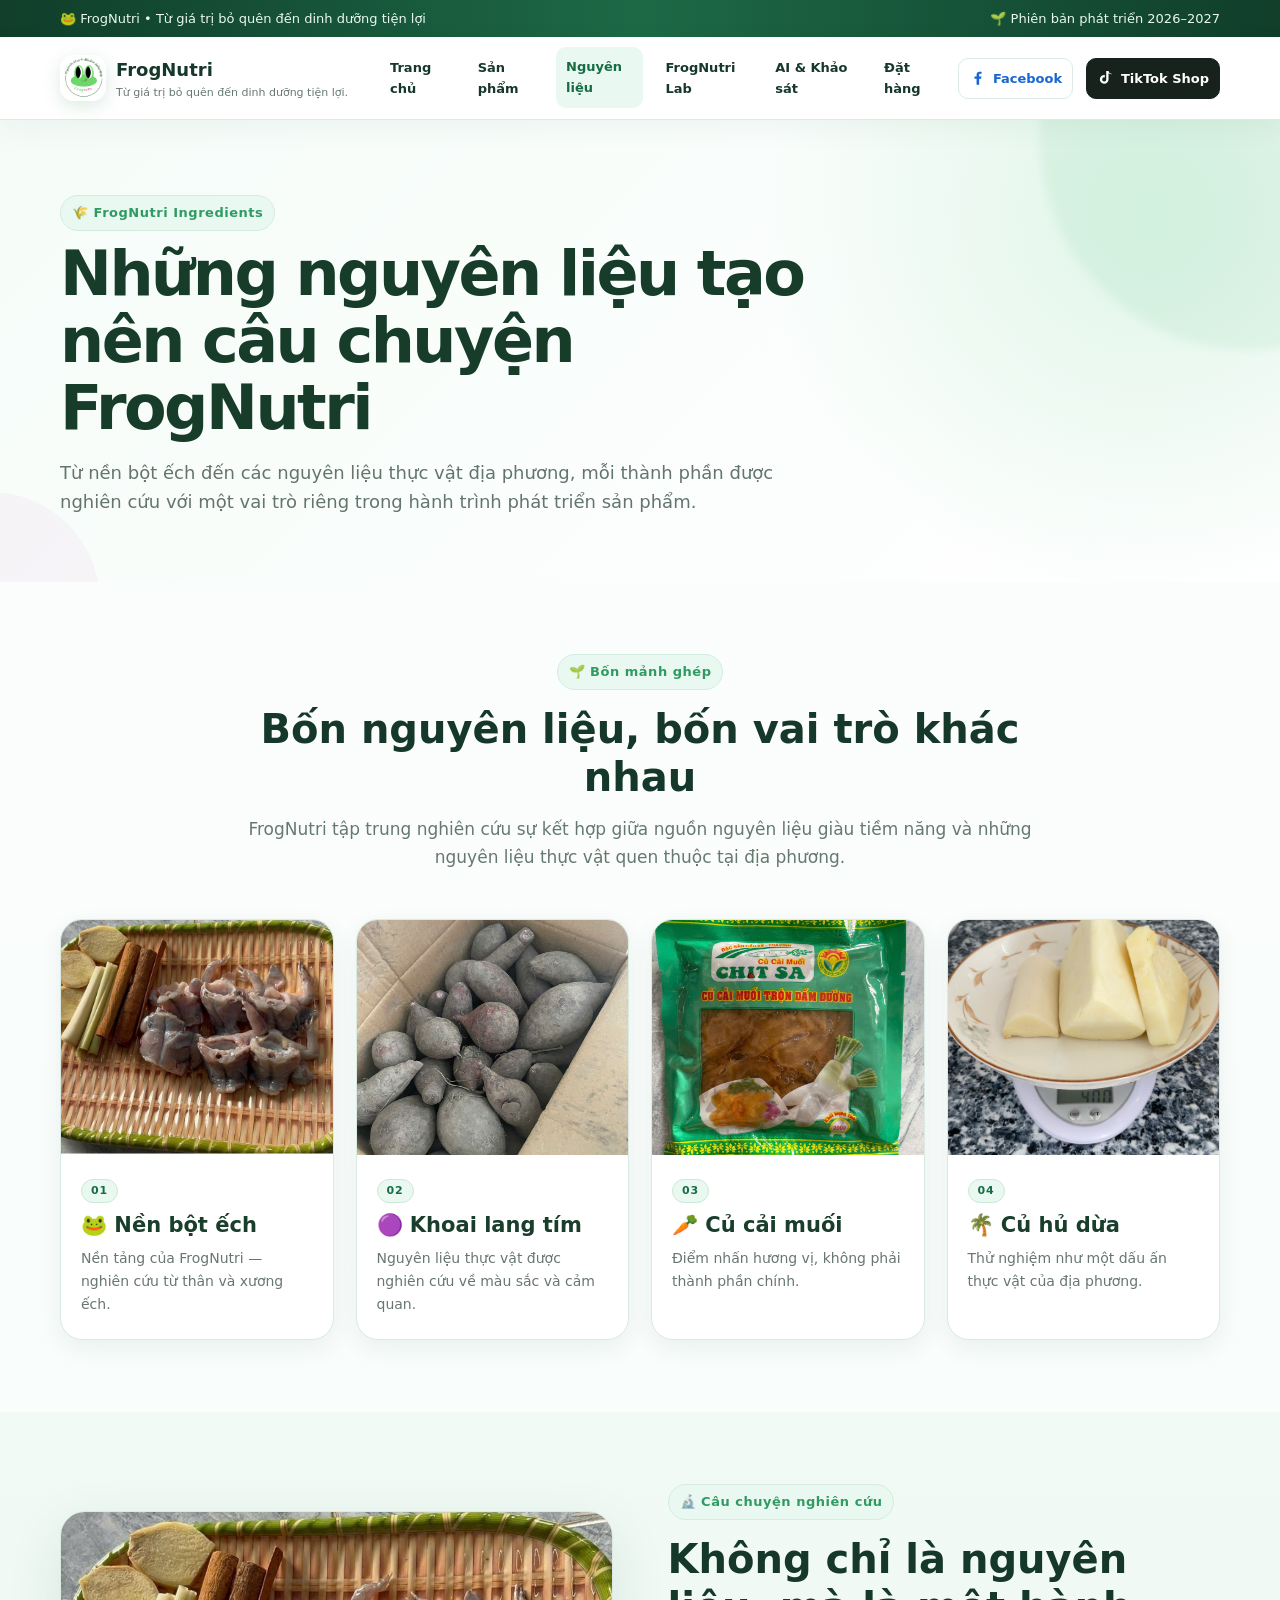
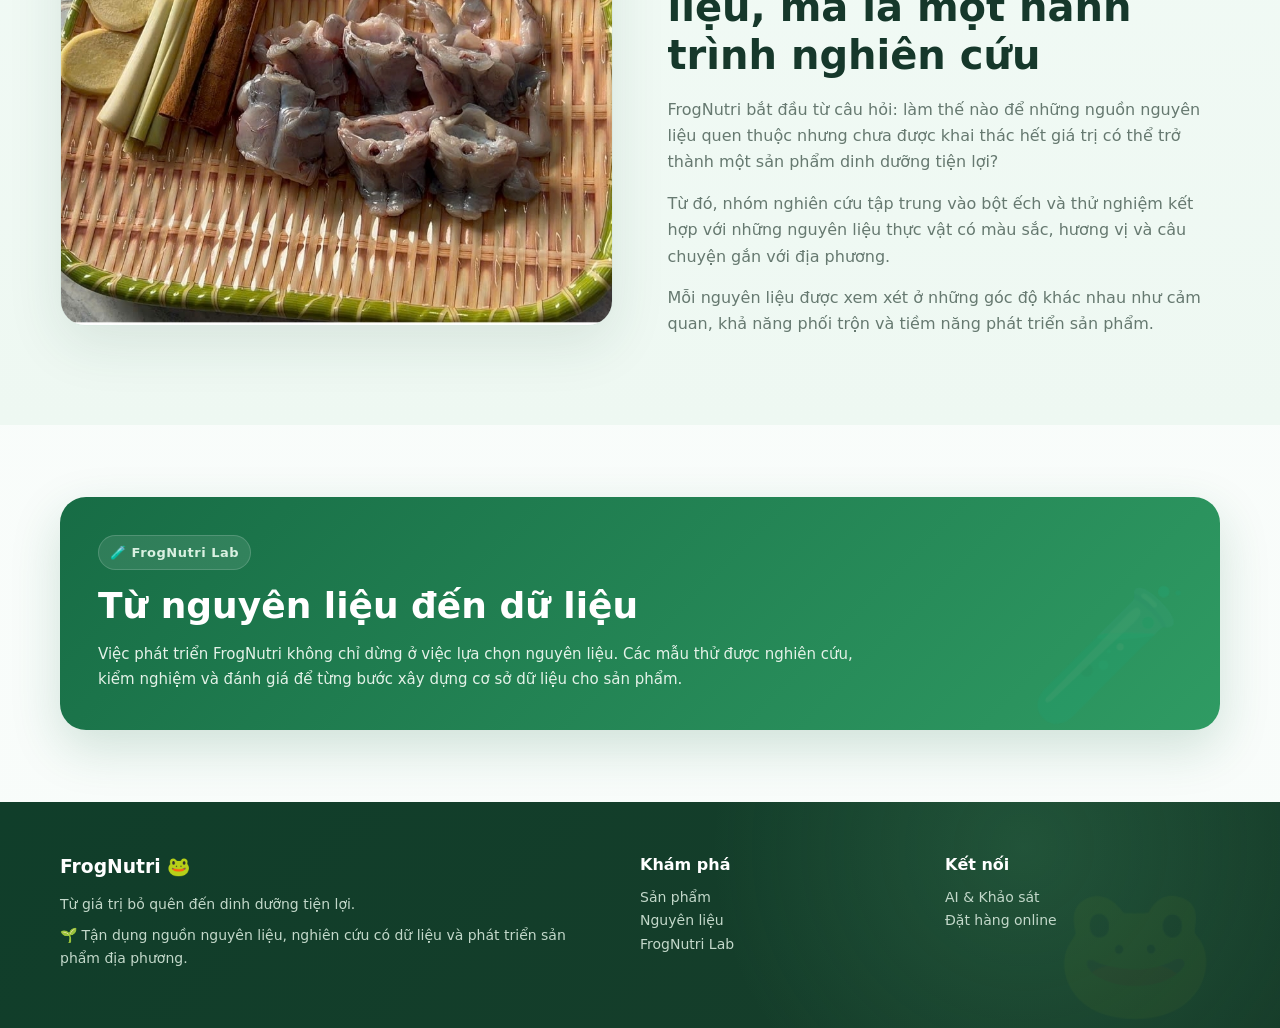
<file: ingredients.html>
<!doctype html>
<html lang="vi">

<head>
  <meta charset="utf-8">

  <meta
    name="viewport"
    content="width=device-width, initial-scale=1"
  >

  <meta
    name="description"
    content="Các nguyên liệu đang được nghiên cứu và phát triển trong hệ sản phẩm FrogNutri."
  >

  <title>Nguyên liệu | FrogNutri</title>

  <link
    rel="icon"
    href="frognutri-logo.jpg"
  >

  <style>

    /* =====================================================
       FROGNUTRI - GLOBAL
    ===================================================== */

    :root {
      --green: #2f9b63;
      --green2: #176c45;
      --green3: #0f4d34;

      --mint: #e9f8f0;
      --mint2: #d8f1e3;

      --ink: #16382b;
      --muted: #667970;

      --line: #dbeae2;

      --white: #ffffff;

      --shadow-sm:
        0 8px 24px rgba(23, 76, 52, .07);

      --shadow:
        0 18px 55px rgba(23, 76, 52, .11);

      --radius: 24px;
    }


    * {
      box-sizing: border-box;
    }


    html {
      scroll-behavior: smooth;
    }


    body {
      margin: 0;

      font-family:
        Inter,
        system-ui,
        -apple-system,
        BlinkMacSystemFont,
        "Segoe UI",
        sans-serif;

      color: var(--ink);

      background:
        linear-gradient(
          180deg,
          #fbfefc 0%,
          #f8fcfa 100%
        );

      line-height: 1.65;
    }


    a {
      color: inherit;
      text-decoration: none;
    }


    img {
      display: block;
      max-width: 100%;
      height: auto;
    }


    .container {
      width:
        min(
          1160px,
          calc(100% - 36px)
        );

      margin: auto;
    }


    ::selection {
      background: #bfe9d0;
      color: var(--green3);
    }


    /* =====================================================
       TOPBAR
    ===================================================== */

    .topbar {
      background:
        linear-gradient(
          90deg,
          #103e2a,
          #1d6946,
          #103e2a
        );

      color: #eaf8f0;

      font-size: 13px;

      box-shadow:
        0 2px 15px
        rgba(15, 77, 52, .12);
    }


    .topbar .container {
      display: flex;

      justify-content: space-between;

      gap: 20px;

      padding: 8px 0;
    }


    /* =====================================================
       NAVIGATION
    ===================================================== */

    .nav {
      position: sticky;

      top: 0;

      z-index: 20;

      background:
        rgba(255, 255, 255, .94);

      backdrop-filter:
        blur(14px);

      border-bottom:
        1px solid var(--line);

      box-shadow:
        0 8px 28px
        rgba(25, 76, 53, .05);
    }


    .nav-inner {
      min-height: 82px;

      display: flex;

      align-items: center;

      gap: 22px;
    }


    .brand {
      display: flex;

      align-items: center;

      gap: 10px;

      min-width: max-content;
    }


    .brand img {
      width: 46px;
      height: 46px;

      border-radius: 14px;

      object-fit: cover;

      box-shadow:
        0 5px 18px
        rgba(35, 132, 82, .16);

      transition: .3s;
    }


    .brand:hover img {
      transform:
        rotate(-4deg)
        scale(1.04);
    }


    .brand strong {
      display: block;

      font-size: 18px;
    }


    .brand small {
      display: block;

      color: var(--muted);

      font-size: 11px;
    }


    .links {
      display: flex;

      align-items: center;

      justify-content: flex-end;

      gap: 5px;

      flex: 1;
    }


    .links a {
      padding: 9px 10px;

      border-radius: 10px;

      font-weight: 700;

      font-size: 13px;

      transition:
        background .2s,
        color .2s,
        transform .2s;
    }


    .links a:hover,
    .links a.active {
      background: var(--mint);

      color: var(--green2);

      transform:
        translateY(-1px);
    }


    .mobile-toggle {
      display: none;

      border: 0;

      background: var(--mint);

      color: var(--green2);

      border-radius: 10px;

      padding: 8px 11px;

      font-size: 20px;

      cursor: pointer;
    }


    /* =====================================================
       HERO
    ===================================================== */

    .page-hero {
      position: relative;

      overflow: hidden;

      padding: 75px 0 65px;

      background:
        radial-gradient(
          circle at 90% 20%,
          #dff5e8 0,
          transparent 32%
        ),
        linear-gradient(
          135deg,
          #f5fcf8,
          #ffffff
        );
    }


    .page-hero::before {
      content: "";

      position: absolute;

      width: 420px;
      height: 420px;

      border-radius: 50%;

      right: -180px;
      top: -190px;

      background:
        rgba(90, 191, 128, .10);

      filter: blur(4px);

      pointer-events: none;
    }


    .page-hero::after {
      content: "";

      position: absolute;

      width: 220px;
      height: 220px;

      border-radius: 50%;

      left: -120px;
      bottom: -130px;

      background:
        rgba(221, 170, 214, .10);

      pointer-events: none;
    }


    .page-hero .container {
      position: relative;

      z-index: 1;
    }


    .eyebrow {
      display: inline-block;

      color: var(--green);

      font-weight: 800;

      font-size: 13px;

      letter-spacing: .04em;

      margin-bottom: 10px;

      padding: 6px 11px;

      border-radius: 999px;

      background: var(--mint);

      border: 1px solid #d4eddf;
    }


    .page-hero h1 {
      max-width: 820px;

      margin: 0 0 16px;

      color: #173d2a;

      font-size:
        clamp(
          38px,
          6vw,
          62px
        );

      line-height: 1.08;

      letter-spacing: -.04em;
    }


    .lead {
      max-width: 760px;

      color: #64756d;

      font-size: 18px;

      margin: 0;
    }


    /* =====================================================
       SECTION
    ===================================================== */

    .section {
      padding: 72px 0;
    }


    .section.alt {
      background:
        linear-gradient(
          180deg,
          #f1faf5,
          #eef8f2
        );
    }


    .intro-box {
      max-width: 850px;

      margin:
        0 auto 48px;

      text-align: center;
    }


    .intro-box h2 {
      margin: 5px 0 14px;

      color: var(--ink);

      font-size:
        clamp(
          28px,
          4vw,
          40px
        );

      line-height: 1.2;
    }


    .intro-box p {
      margin: 0;

      color: var(--muted);

      font-size: 17px;
    }


    /* =====================================================
       INGREDIENT GRID
    ===================================================== */

    .ingredient-grid {
      display: grid;

      grid-template-columns:
        repeat(
          4,
          minmax(0, 1fr)
        );

      gap: 22px;
    }


    /* =====================================================
       INGREDIENT CARD
    ===================================================== */

    .ingredient-card {
      position: relative;

      overflow: hidden;

      display: flex;

      flex-direction: column;

      background: #fff;

      border:
        1px solid var(--line);

      border-radius: 22px;

      box-shadow:
        var(--shadow-sm);

      transition:
        transform .25s ease,
        box-shadow .25s ease,
        border-color .25s ease;
    }


    .ingredient-card::before {
      content: "";

      position: absolute;

      left: 0;
      right: 0;
      top: 0;

      height: 4px;

      background:
        linear-gradient(
          90deg,
          #35a96b,
          #8bd2a9
        );

      opacity: 0;

      transition: .25s;

      z-index: 2;
    }


    .ingredient-card:hover {
      transform:
        translateY(-7px);

      box-shadow:
        var(--shadow);

      border-color:
        #c9e5d5;
    }


    .ingredient-card:hover::before {
      opacity: 1;
    }


    /* =====================================================
       INGREDIENT IMAGE
    ===================================================== */

    .ingredient-image {
      width: 100%;

      height: 235px;

      overflow: hidden;

      background:
        #eef7f1;
    }


    .ingredient-image img {
      width: 100%;
      height: 100%;

      display: block;

      object-fit: cover;

      transition:
        transform .45s ease,
        filter .35s ease;
    }


    .ingredient-card:hover
    .ingredient-image img {
      transform:
        scale(1.07);

      filter:
        saturate(1.04);
    }


    /* =====================================================
       CARD CONTENT
    ===================================================== */

    .ingredient-card .copy {
      padding: 21px 20px 23px;
    }


    .ingredient-number {
      display: inline-flex;

      align-items: center;

      justify-content: center;

      min-width: 34px;

      height: 24px;

      padding: 0 9px;

      margin-bottom: 9px;

      border-radius: 999px;

      background: var(--mint);

      border:
        1px solid #cde9d9;

      color: var(--green2);

      font-size: 11px;

      font-weight: 900;

      letter-spacing: .08em;
    }


    .ingredient-card h3 {
      margin: 0 0 9px;

      color: #193e2b;

      font-size: 21px;

      line-height: 1.25;
    }


    .ingredient-card p {
      margin: 0;

      color: #68776f;

      font-size: 14px;

      line-height: 1.65;
    }


    /* =====================================================
       STORY
    ===================================================== */

    .story-grid {
      display: grid;

      grid-template-columns:
        1fr 1fr;

      gap: 55px;

      align-items: center;
    }


    .story-image {
      overflow: hidden;

      border-radius: 25px;

      border:
        1px solid var(--line);

      box-shadow:
        var(--shadow);
    }


    .story-image img {
      width: 100%;

      display: block;

      aspect-ratio: 4 / 3;

      object-fit: cover;

      transition:
        transform .5s ease;
    }


    .story-image:hover img {
      transform:
        scale(1.035);
    }


    .story-copy h2 {
      margin: 5px 0 18px;

      color: var(--ink);

      font-size:
        clamp(
          28px,
          4vw,
          40px
        );

      line-height: 1.2;
    }


    .story-copy p {
      margin:
        0 0 15px;

      color: var(--muted);
    }


    /* =====================================================
       RESEARCH BOX
    ===================================================== */

    .research-box {
      position: relative;

      overflow: hidden;

      padding: 38px;

      border-radius: 26px;

      background:
        linear-gradient(
          135deg,
          #176c45,
          #2f9b63
        );

      color: white;

      box-shadow:
        0 18px 50px
        rgba(23, 108, 69, .18);
    }


    .research-box::after {
      content: "🧪";

      position: absolute;

      right: 30px;
      bottom: -32px;

      font-size: 130px;

      opacity: .07;

      pointer-events: none;
    }


    .research-box .eyebrow {
      color: #d9f0e1;

      background:
        rgba(255,255,255,.10);

      border-color:
        rgba(255,255,255,.16);
    }


    .research-box h2 {
      position: relative;

      z-index: 1;

      margin: 4px 0 15px;

      font-size:
        clamp(
          28px,
          4vw,
          36px
        );

      line-height: 1.2;
    }


    .research-box p {
      position: relative;

      z-index: 1;

      max-width: 780px;

      margin: 0;

      color: #e4f2e8;

      font-size: 15px;
    }


    /* =====================================================
       BUTTON
    ===================================================== */

    .btn {
      display: inline-flex;

      align-items: center;

      justify-content: center;

      gap: 7px;

      min-height: 45px;

      padding: 11px 18px;

      border-radius: 13px;

      font-size: 14px;

      font-weight: 800;

      cursor: pointer;

      transition: .2s;

      box-shadow:
        0 7px 18px
        rgba(24,91,60,.08);
    }


    .btn:hover {
      transform:
        translateY(-2px);
    }


    .btn.secondary {
      background: #fff;

      color: var(--green2);

      border:
        1px solid var(--line);
    }


    .btn.secondary:hover {
      background: var(--mint);

      border-color:
        #b9ddc8;
    }


    /* =====================================================
       FOOTER
    ===================================================== */

    .footer {
      position: relative;

      overflow: hidden;

      padding: 50px 0;

      background:
        radial-gradient(
          circle at 80% 20%,
          rgba(83,171,116,.20),
          transparent 30%
        ),
        linear-gradient(
          135deg,
          #103e2a,
          #173d2a
        );

      color: #d8e9df;
    }


    .footer::after {
      content: "🐸";

      position: absolute;

      right: 5%;
      bottom: -30px;

      font-size: 130px;

      opacity: .045;

      pointer-events: none;
    }


    .footer-grid {
      display: grid;

      grid-template-columns:
        2fr 1fr 1fr;

      gap: 30px;
    }


    .footer h3 {
      margin:
        0 0 10px;

      color: #fff;
    }


    .footer b {
      color: #fff;
    }


    .footer p {
      margin:
        8px 0;

      color: #c3d8ca;

      font-size: 14px;
    }


    .footer a:hover {
      color: #fff;
    }


    /* =====================================================
       RESPONSIVE
    ===================================================== */

    @media (max-width: 1000px) {

      .ingredient-grid {
        grid-template-columns:
          repeat(
            2,
            minmax(0, 1fr)
          );
      }


      .story-grid {
        grid-template-columns: 1fr;
      }

    }


    @media (max-width: 950px) {

      .mobile-toggle {
        display: block;
      }


      .links {
        display: none;

        position: absolute;

        top: 82px;

        left: 18px;
        right: 18px;

        padding: 10px;

        flex-direction: column;

        align-items: stretch;

        background: #fff;

        border:
          1px solid var(--line);

        border-radius: 15px;

        box-shadow:
          var(--shadow);

        z-index: 50;
      }


      .links.show {
        display: flex;
      }


      .links a {
        width: 100%;

        text-align: left;
      }

    }


    @media (max-width: 600px) {

      .container {
        width:
          min(
            100% - 24px,
            1160px
          );
      }


      .topbar .container {
        padding: 8px 0;

        flex-direction: column;

        align-items: flex-start;

        gap: 2px;
      }


      .topbar .container span:last-child {
        display: none;
      }


      .brand small {
        display: none;
      }


      .page-hero {
        padding:
          55px 0
          48px;
      }


      .page-hero h1 {
        font-size: 40px;
      }


      .lead {
        font-size: 16px;
      }


      .section {
        padding: 55px 0;
      }


      .intro-box {
        margin-bottom: 35px;
      }


      .intro-box h2 {
        font-size: 29px;
      }


      .ingredient-grid {
        grid-template-columns: 1fr;
      }


      .ingredient-image {
        height: 260px;
      }


      .story-grid {
        gap: 30px;
      }


      .research-box {
        padding: 27px 23px;
      }


      .footer-grid {
        grid-template-columns: 1fr;

        gap: 24px;
      }

    }

  </style>


<style>
/* FrogNutri shared navigation polish */
.links{align-items:center;gap:clamp(8px,1vw,16px)}
.social-nav{display:inline-flex;align-items:center;justify-content:center;gap:6px;padding:8px 10px;border:1px solid #dcebe3;border-radius:999px;background:#fff;color:#245b43;font-size:13px;font-weight:750;text-decoration:none;white-space:nowrap;transition:transform .18s ease,box-shadow .18s ease,background .18s ease}
.social-nav:hover{transform:translateY(-2px);box-shadow:0 6px 18px #164e351a;background:#f2fbf5}
.social-nav svg{width:18px;height:18px;fill:currentColor;flex:none}
.tiktok-nav{background:#17221d;color:#fff;border-color:#17221d}.tiktok-nav:hover{background:#304b3e;color:#fff}
.facebook-nav{color:#1766d1}
@media(max-width:980px){.links .social-nav{width:100%;justify-content:flex-start;border-radius:12px;padding:11px 13px}}
/* Cart UI is intentionally removed; purchase checkout happens on TikTok Shop. */
#cartOverlay,#cartDrawer,.cart-drawer,.cart-link,[data-cart-count],#openCartTop{display:none!important}
.auth-panel{box-shadow:0 18px 55px rgba(32,83,57,.08)}
</style>
</head>


<body>


  <!-- =====================================================
       TOPBAR
  ====================================================== -->

  <div class="topbar">

    <div class="container">

      <span>
        🐸 FrogNutri • Từ giá trị bỏ quên đến dinh dưỡng tiện lợi
      </span>

      <span>
        🌱 Phiên bản phát triển 2026–2027
      </span>

    </div>

  </div>


  <!-- =====================================================
       NAVIGATION
  ====================================================== -->

  <nav class="nav">

    <div class="container nav-inner">


      <a
        class="brand"
        href="index.html"
      >

        <img
          src="frognutri-logo.jpg"
          alt="FrogNutri"
        >

        <div>

          <strong>
            FrogNutri
          </strong>

          <small>
            Từ giá trị bỏ quên đến
            dinh dưỡng tiện lợi.
          </small>

        </div>

      </a>


      <button
        class="mobile-toggle"
        id="mobileToggle"
        type="button"
        aria-label="Mở menu"
      >
        ☰
      </button>


      <div
        class="links"
        id="navLinks"
      >

        <a href="index.html">
          Trang chủ
        </a>

        <a href="product.html">
          Sản phẩm
        </a>

        <a
          class="active"
          href="ingredients.html"
        >
          Nguyên liệu
        </a>

        <a href="research.html">
          FrogNutri Lab
        </a>

        <a href="ai.html">
          AI &amp; Khảo sát
        </a>

        <a href="order.html">
          Đặt hàng
        </a>
<a class="social-nav facebook-nav" href="https://www.facebook.com/share/1M3Qi7Em8s/?mibextid=wwXIfr" target="_blank" rel="noopener noreferrer" aria-label="FrogNutri trên Facebook" title="Facebook"><svg viewBox="0 0 24 24" aria-hidden="true"><path d="M13.5 21v-8h2.7l.4-3.1h-3.1v-2c0-.9.3-1.5 1.6-1.5h1.7V3.6c-.3 0-1.3-.1-2.5-.1-2.5 0-4.2 1.5-4.2 4.3v2.1H7.3V13h2.8v8z"/></svg><span>Facebook</span></a>
        <a class="social-nav tiktok-nav" href="https://www.tiktok.com/@frognutri_2627?_r=1&_t=ZS-9AWNxAIgA8j" target="_blank" rel="noopener noreferrer" aria-label="Đặt mua trên TikTok FrogNutri" title="TikTok Shop"><svg viewBox="0 0 24 24" aria-hidden="true"><path d="M19.6 7.1a6.8 6.8 0 0 1-4.2-1.4v8.1a5.8 5.8 0 1 1-5-5.7v3.2a2.7 2.7 0 1 0 1.9 2.6V2.5h3.1c.2 2 1.8 3.6 4.2 3.9z"/></svg><span>TikTok Shop</span></a>
</div>

    </div>

  </nav>


  <!-- =====================================================
       MAIN
  ====================================================== -->

  <main>


    <!-- ===================================================
         HERO
    ==================================================== -->

    <section class="page-hero">

      <div class="container">

        <span class="eyebrow">
          🌾 FrogNutri Ingredients
        </span>

        <h1>
          Những nguyên liệu
          tạo nên câu chuyện FrogNutri
        </h1>

        <p class="lead">
          Từ nền bột ếch đến các nguyên liệu
          thực vật địa phương, mỗi thành phần
          được nghiên cứu với một vai trò riêng
          trong hành trình phát triển sản phẩm.
        </p>

      </div>

    </section>


    <!-- ===================================================
         INGREDIENTS
    ==================================================== -->

    <section class="section">

      <div class="container">


        <div class="intro-box">

          <span class="eyebrow">
            🌱 Bốn mảnh ghép
          </span>

          <h2>
            Bốn nguyên liệu,
            bốn vai trò khác nhau
          </h2>

          <p>
            FrogNutri tập trung nghiên cứu
            sự kết hợp giữa nguồn nguyên liệu
            giàu tiềm năng và những nguyên liệu
            thực vật quen thuộc tại địa phương.
          </p>

        </div>


        <div class="ingredient-grid">


          <!-- =================================================
               01 - BỘT ẾCH
          ================================================== -->

          <article class="ingredient-card">

            <div class="ingredient-image">

              <img
                src="bot-ech-frognutri.jpg"
                alt="Sản phẩm bột FrogNutri"
                onerror="
                  this.src='frognutri-logo.jpg';
                "
              >

            </div>


            <div class="copy">

              <span class="ingredient-number">
                01
              </span>

              <h3>
                🐸 Nền bột ếch
              </h3>

              <p>
                Nền tảng của FrogNutri —
                nghiên cứu từ thân và xương ếch.
              </p>

            </div>

          </article>


          <!-- =================================================
               02 - KHOAI LANG TÍM
          ================================================== -->

          <article class="ingredient-card">

            <div class="ingredient-image">

              <img
                src="khoai-lang-tim.jpg"
                alt="Khoai lang tím"
                onerror="
                  this.src='frognutri-logo.jpg';
                "
              >

            </div>


            <div class="copy">

              <span class="ingredient-number">
                02
              </span>

              <h3>
                🟣 Khoai lang tím
              </h3>

              <p>
                Nguyên liệu thực vật được nghiên cứu
                về màu sắc và cảm quan.
              </p>

            </div>

          </article>


          <!-- =================================================
               03 - CỦ CẢI MUỐI
          ================================================== -->

          <article class="ingredient-card">

            <div class="ingredient-image">

              <img
                src="cu-cai-muoi.jpg"
                alt="Củ cải muối"
                onerror="
                  this.src='frognutri-logo.jpg';
                "
              >

            </div>


            <div class="copy">

              <span class="ingredient-number">
                03
              </span>

              <h3>
                🥕 Củ cải muối
              </h3>

              <p>
                Điểm nhấn hương vị,
                không phải thành phần chính.
              </p>

            </div>

          </article>


          <!-- =================================================
               04 - CỦ HỦ DỪA
          ================================================== -->

          <article class="ingredient-card">

            <div class="ingredient-image">

              <img
                src="cu-hu-dua.jpg"
                alt="Củ hủ dừa"
                onerror="
                  this.src='frognutri-logo.jpg';
                "
              >

            </div>


            <div class="copy">

              <span class="ingredient-number">
                04
              </span>

              <h3>
                🌴 Củ hủ dừa
              </h3>

              <p>
                Thử nghiệm như một dấu ấn
                thực vật của địa phương.
              </p>

            </div>

          </article>


        </div>

      </div>

    </section>


    <!-- ===================================================
         STORY
    ==================================================== -->

    <section class="section alt">

      <div class="container story-grid">


        <div class="story-image">

          <img
            src="bot-ech-frognutri.jpg"
            alt="Nghiên cứu nguyên liệu FrogNutri"
            onerror="
              this.src='frognutri-logo.jpg';
            "
          >

        </div>


        <div class="story-copy">

          <span class="eyebrow">
            🔬 Câu chuyện nghiên cứu
          </span>

          <h2>
            Không chỉ là nguyên liệu,
            mà là một hành trình nghiên cứu
          </h2>

          <p>
            FrogNutri bắt đầu từ câu hỏi:
            làm thế nào để những nguồn nguyên liệu
            quen thuộc nhưng chưa được khai thác
            hết giá trị có thể trở thành một sản phẩm
            dinh dưỡng tiện lợi?
          </p>

          <p>
            Từ đó, nhóm nghiên cứu tập trung vào
            bột ếch và thử nghiệm kết hợp với
            những nguyên liệu thực vật có màu sắc,
            hương vị và câu chuyện gắn với địa phương.
          </p>

          <p>
            Mỗi nguyên liệu được xem xét ở những
            góc độ khác nhau như cảm quan,
            khả năng phối trộn và tiềm năng
            phát triển sản phẩm.
          </p>

        </div>

      </div>

    </section>


    <!-- ===================================================
         RESEARCH
    ==================================================== -->

    <section class="section">

      <div class="container">

        <div class="research-box">

          <span class="eyebrow">
            🧪 FrogNutri Lab
          </span>

          <h2>
            Từ nguyên liệu đến dữ liệu
          </h2>

          <p>
            Việc phát triển FrogNutri không chỉ
            dừng ở việc lựa chọn nguyên liệu.
            Các mẫu thử được nghiên cứu,
            kiểm nghiệm và đánh giá để từng bước
            xây dựng cơ sở dữ liệu cho sản phẩm.
          </p>

        </div>

      </div>

    </section>


  </main>


  <!-- =====================================================
       FOOTER
  ====================================================== -->

  <footer class="footer">

    <div class="container footer-grid">


      <div>

        <h3>
          FrogNutri 🐸
        </h3>

        <p>
          Từ giá trị bỏ quên đến
          dinh dưỡng tiện lợi.
        </p>

        <p>
          🌱 Tận dụng nguồn nguyên liệu,
          nghiên cứu có dữ liệu
          và phát triển sản phẩm địa phương.
        </p>

      </div>


      <div>

        <b>
          Khám phá
        </b>

        <p>

          <a href="product.html">
            Sản phẩm
          </a>

          <br>

          <a href="ingredients.html">
            Nguyên liệu
          </a>

          <br>

          <a href="research.html">
            FrogNutri Lab
          </a>

        </p>

      </div>


      <div>

        <b>
          Kết nối
        </b>

        <p>

          <a href="ai.html">
            AI &amp; Khảo sát
          </a>

          <br>

          <a href="order.html">
            Đặt hàng online
          </a>

          <br>
</p>

      </div>


    </div>

  </footer>


  <!-- =====================================================
       JAVASCRIPT
  ====================================================== -->

  <script>

    const mobileToggle =
      document.getElementById(
        "mobileToggle"
      );

    const navLinks =
      document.getElementById(
        "navLinks"
      );


    mobileToggle.addEventListener(
      "click",
      function () {

        navLinks.classList.toggle(
          "show"
        );

      }
    );


    navLinks
      .querySelectorAll("a")
      .forEach(
        function (link) {

          link.addEventListener(
            "click",
            function () {

              navLinks.classList.remove(
                "show"
              );

            }
          );

        }
      );


    /* =====================================================
       SHARED CART - FROGNUTRI
       Đồng bộ với product.html / index.html / order.html
    ====================================================== */

    const CART_KEY = "frognutri_cart";


    function getSharedCart() {

      try {

        return JSON.parse(
          localStorage.getItem(CART_KEY)
        ) || [];

      } catch (error) {

        console.error(
          "Không đọc được giỏ hàng:",
          error
        );

        return [];

      }

    }


    function updateSharedCartCount() {

      const cart = getSharedCart();


      const totalQuantity =
        cart.reduce(
          function (total, item) {

            return total +
              Number(item.quantity || 0);

          },
          0
        );


      document
        .querySelectorAll("[data-cart-count]")
        .forEach(
          function (element) {

            element.textContent =
              totalQuantity;

          }
        );

    }


    document.addEventListener(
      "DOMContentLoaded",
      function () {

        updateSharedCartCount();

      }
    );


    /* Đồng bộ khi thay đổi localStorage
       từ tab/trang khác */
    window.addEventListener(
      "storage",
      function (event) {

        if (event.key === CART_KEY) {

          updateSharedCartCount();

        }

      }
    );


    /* Đồng bộ lại khi quay lại trang */
    window.addEventListener(
      "pageshow",
      function () {

        updateSharedCartCount();

      }
    );

  </script>


<script src="script.js"></script></body>

</html>
</file>
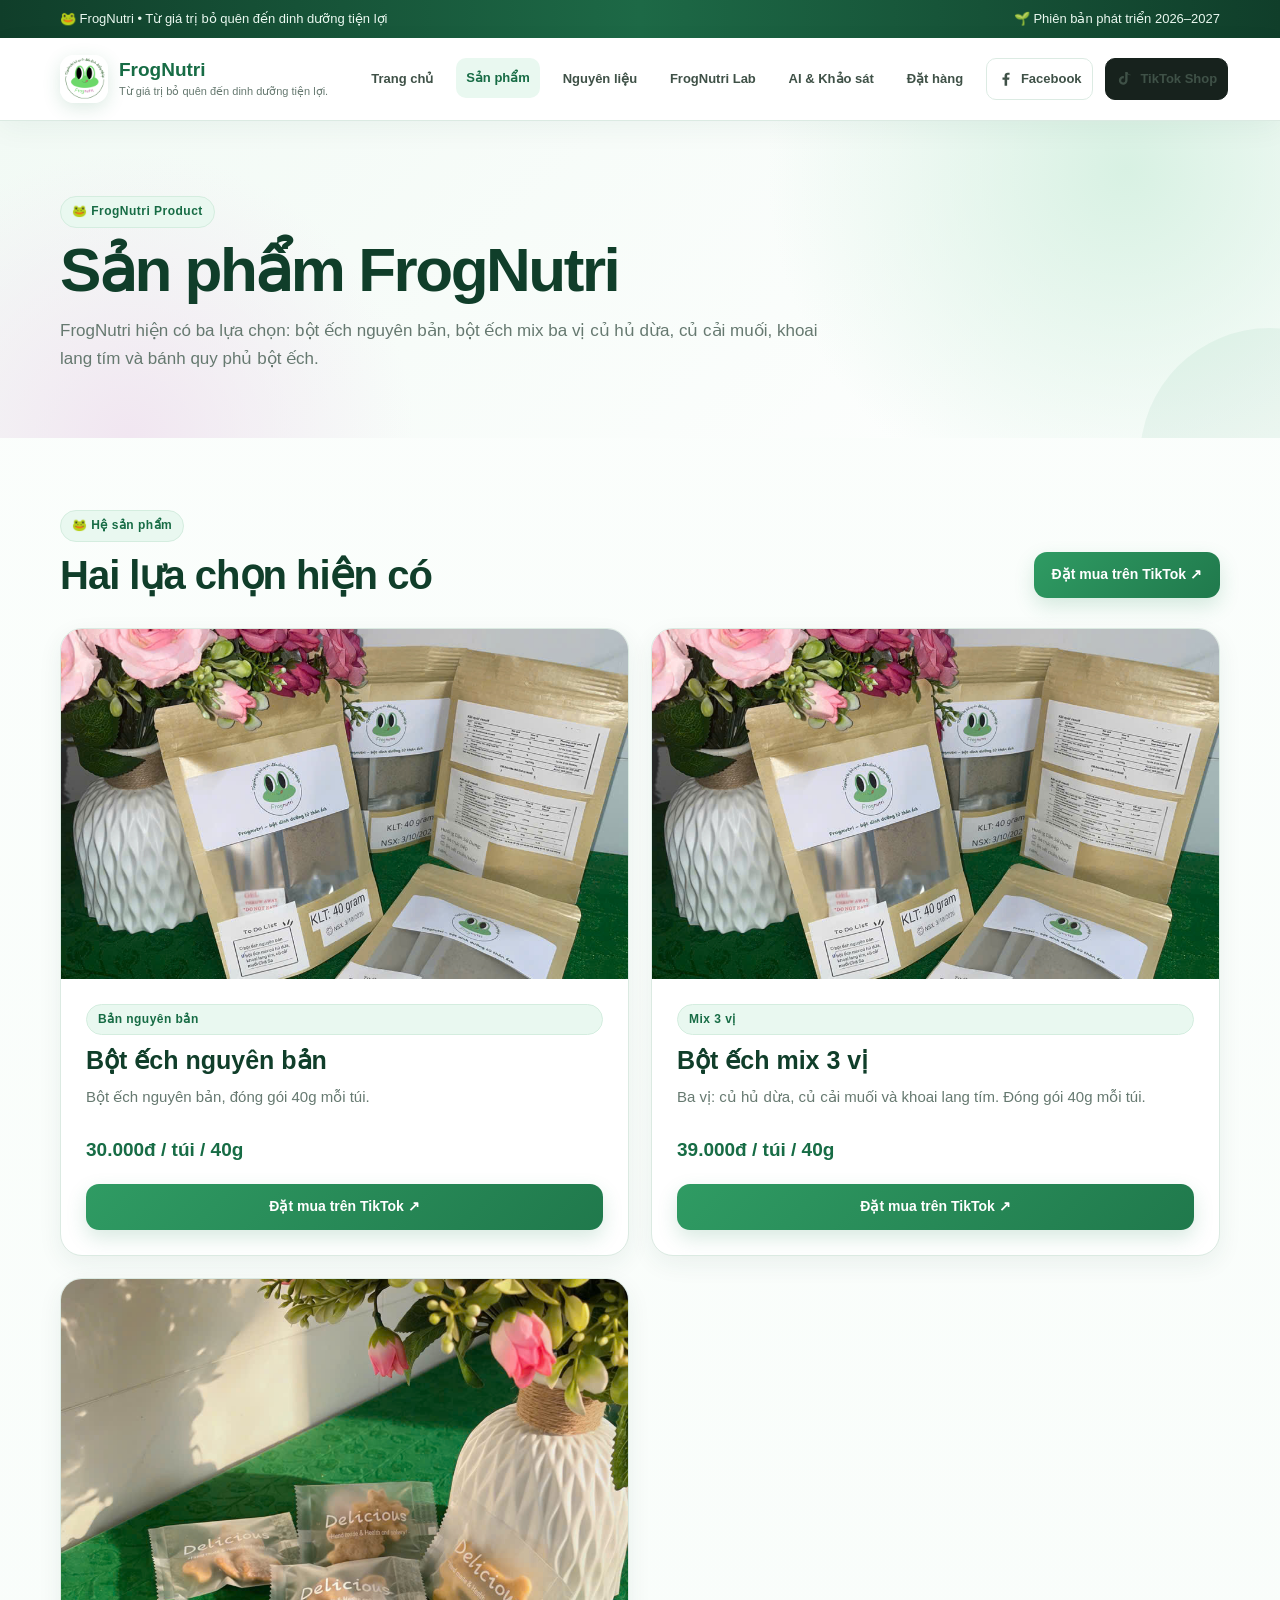
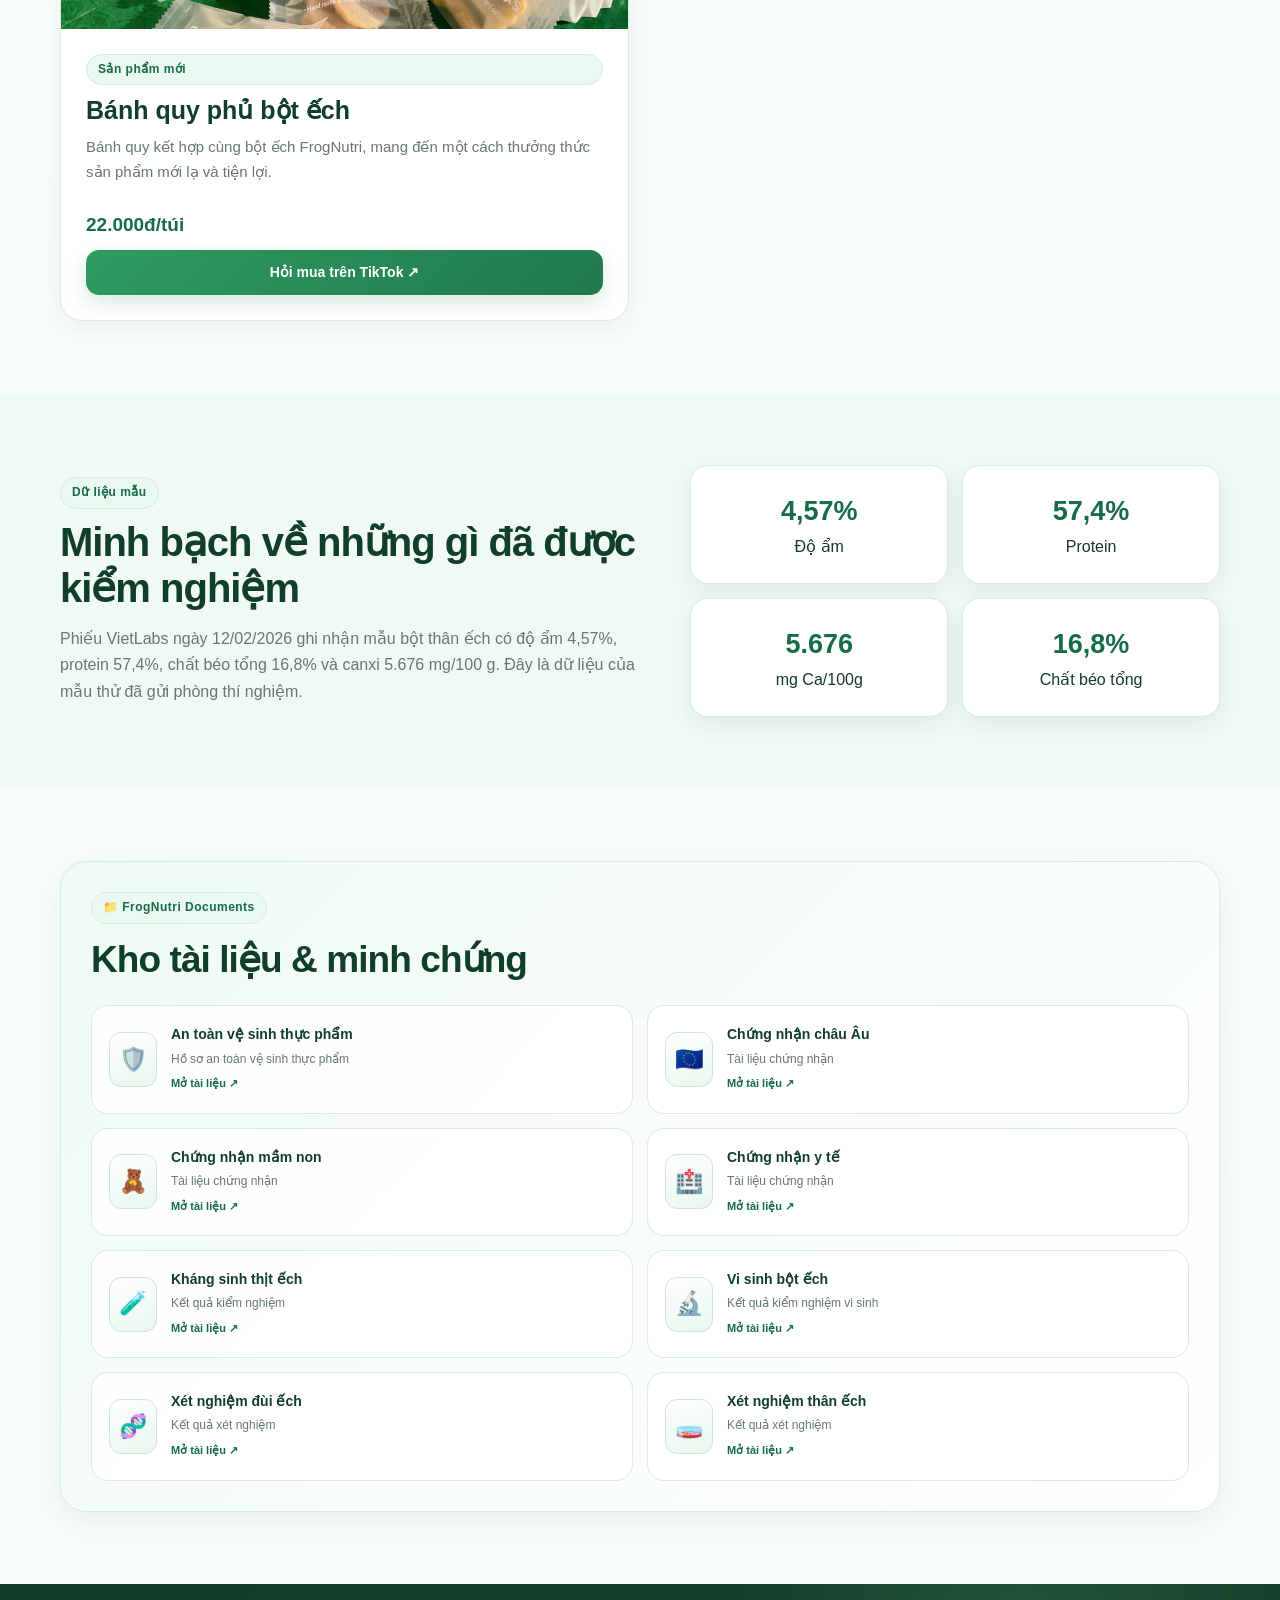
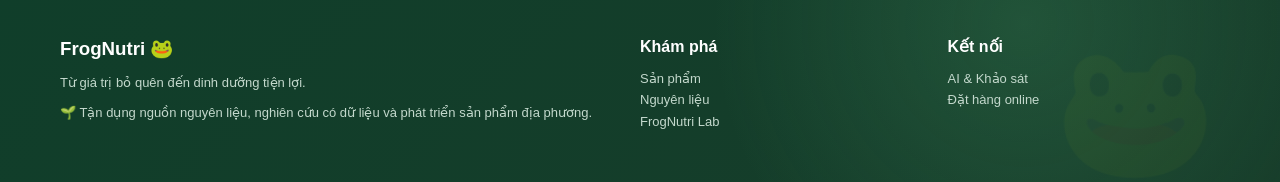
<file: product.html>
<!doctype html>
<html lang="vi">
<head>
  <meta charset="utf-8">
  <meta name="viewport" content="width=device-width, initial-scale=1">

  <meta
    name="description"
    content="Bột ếch nguyên bản và bột ếch mix ba vị của FrogNutri."
  >

  <title>Sản phẩm | FrogNutri</title>

  <link
    rel="icon"
    href="frognutri-logo.jpg"
  >

  <style>
    /* =========================================================
       FROGNUTRI
       PRODUCT PAGE
       HTML + CSS + JS TRONG 1 FILE
       ========================================================= */

    :root {
      --green: #2f9b63;
      --green-dark: #176c45;
      --green-deep: #103e2a;
      --green-menu: #1f6d45;

      --mint: #e9f8f0;
      --mint-dark: #d8f1e3;

      --ink: #16382b;
      --text: #34483d;
      --muted: #667970;

      --white: #ffffff;
      --cream: #fbfefc;

      --line: #dbeae2;

      --orange: #e85b32;
      --pink: #e67a9d;

      --shadow-sm:
        0 8px 24px rgba(23, 76, 52, 0.07);

      --shadow:
        0 18px 55px rgba(23, 76, 52, 0.11);

      --radius: 22px;
    }


    /* =========================================================
       RESET
       ========================================================= */

    * {
      box-sizing: border-box;
      margin: 0;
      padding: 0;
    }

    html {
      scroll-behavior: smooth;
    }

    body {
      font-family:
        Inter,
        Arial,
        Helvetica,
        sans-serif;

      color: var(--ink);

      background:
        linear-gradient(
          180deg,
          #fbfefc 0%,
          #f7fcf9 100%
        );

      line-height: 1.65;
    }

    body.cart-open {
      overflow: hidden;
    }

    a {
      color: inherit;
      text-decoration: none;
    }

    button,
    input,
    textarea,
    select {
      font: inherit;
    }

    button {
      cursor: pointer;
    }

    img {
      display: block;
      max-width: 100%;
    }

    ::selection {
      background: #bfe9d0;
      color: var(--green-deep);
    }


    /* =========================================================
       CONTAINER
       ========================================================= */

    .container {
      width: min(
        1160px,
        calc(100% - 36px)
      );

      margin: 0 auto;
    }


    /* =========================================================
       TOPBAR
       ========================================================= */

    .topbar {
      background:
        linear-gradient(
          90deg,
          #103e2a,
          #1d6946,
          #103e2a
        );

      color: #eaf8f0;

      font-size: 13px;

      box-shadow:
        0 2px 15px rgba(15, 77, 52, 0.12);
    }

    .topbar .container {
      min-height: 38px;

      display: flex;
      align-items: center;
      justify-content: space-between;

      gap: 20px;
    }


    /* =========================================================
       NAVIGATION
       ========================================================= */

    .nav {
      position: sticky;
      top: 0;
      z-index: 1000;

      background:
        rgba(255, 255, 255, 0.96);

      border-bottom:
        1px solid var(--line);

      backdrop-filter:
        blur(14px);

      box-shadow:
        0 8px 28px rgba(25, 76, 53, 0.05);
    }

    .nav-inner {
      min-height: 82px;

      display: flex;
      align-items: center;

      gap: 22px;
    }


    /* LOGO */

    .brand {
      display: flex;
      align-items: center;

      gap: 11px;

      min-width: max-content;
    }

    .brand img {
      width: 48px;
      height: 48px;

      border-radius: 14px;

      object-fit: cover;

      box-shadow:
        0 5px 18px rgba(35, 132, 82, 0.16);

      transition:
        transform 0.3s ease;
    }

    .brand:hover img {
      transform:
        rotate(-4deg)
        scale(1.04);
    }

    .brand strong {
      display: block;

      color: var(--green-dark);

      font-size: 19px;
      line-height: 1.2;
    }

    .brand small {
      display: block;

      margin-top: 2px;

      color: var(--muted);

      font-size: 11px;
      line-height: 1.3;
    }


    /* MENU */

    .links {
      flex: 1;

      display: flex;
      align-items: center;
      justify-content: flex-end;

      gap: 4px;
    }

    .links a {
      padding: 9px 10px;

      border-radius: 10px;

      color: #3f5147;

      font-size: 13px;
      font-weight: 700;

      white-space: nowrap;

      transition:
        background 0.2s ease,
        color 0.2s ease,
        transform 0.2s ease;
    }

    .links a:hover,
    .links a.active {
      color: var(--green-dark);

      background:
        var(--mint);

      transform:
        translateY(-1px);
    }


    /* CART MENU */

    .cart-link {
      display: inline-flex;

      align-items: center;
      gap: 4px;

      font-weight: 800 !important;
    }

    #cart-count {
      min-width: 21px;
      height: 21px;

      display: inline-flex;
      align-items: center;
      justify-content: center;

      padding: 0 5px;

      border-radius: 999px;

      background:
        var(--orange);

      color: #fff;

      font-size: 11px;
      font-weight: 900;

      transition:
        transform 0.2s ease;
    }

    #cart-count.bump {
      animation:
        cartBump 0.35s ease;
    }

    @keyframes cartBump {
      0% {
        transform: scale(1);
      }

      45% {
        transform: scale(1.35);
      }

      100% {
        transform: scale(1);
      }
    }


    /* MOBILE BUTTON */

    .mobile-toggle {
      display: none;

      width: 44px;
      height: 44px;

      border: 0;

      border-radius: 12px;

      background:
        var(--mint);

      color:
        var(--green-dark);

      font-size: 22px;
    }


    /* =========================================================
       HERO
       ========================================================= */

    .page-hero {
      position: relative;

      overflow: hidden;

      padding: 75px 0 65px;

      background:
        radial-gradient(
          circle at 88% 15%,
          #d8f1e3 0,
          transparent 31%
        ),

        radial-gradient(
          circle at 10% 100%,
          #f1e6f1 0,
          transparent 24%
        ),

        linear-gradient(
          135deg,
          #f2faf5,
          #ffffff
        );
    }

    .page-hero::after {
      content: "";

      position: absolute;

      width: 260px;
      height: 260px;

      right: -120px;
      bottom: -150px;

      border-radius: 50%;

      background:
        rgba(47, 155, 99, 0.07);
    }

    .hero-content {
      position: relative;
      z-index: 1;
    }

    .eyebrow {
      display: inline-block;

      margin-bottom: 10px;

      padding: 5px 11px;

      border:
        1px solid #d4eddf;

      border-radius: 999px;

      background:
        var(--mint);

      color:
        var(--green-dark);

      font-size: 12px;
      font-weight: 900;

      letter-spacing: 0.04em;
    }

    .page-hero h1 {
      max-width: 760px;

      margin-bottom: 15px;

      color:
        var(--green-deep);

      font-size:
        clamp(38px, 6vw, 62px);

      line-height: 1.03;

      letter-spacing: -0.04em;
    }

    .lead {
      max-width: 760px;

      color:
        var(--muted);

      font-size: 17px;
    }


    /* =========================================================
       SECTION
       ========================================================= */

    .section {
      padding: 72px 0;
    }

    .section.alt {
      background:
        #f0f9f4;
    }

    .section-head {
      display: flex;

      align-items: flex-end;
      justify-content: space-between;

      gap: 25px;

      margin-bottom: 30px;
    }

    .section-head h2,
    .section h2 {
      color:
        var(--green-deep);

      font-size:
        clamp(28px, 4vw, 40px);

      line-height: 1.15;

      letter-spacing: -0.025em;
    }


    /* =========================================================
       BUTTON
       ========================================================= */

    .btn {
      min-height: 45px;

      display: inline-flex;

      align-items: center;
      justify-content: center;

      gap: 7px;

      padding: 11px 18px;

      border: 0;

      border-radius: 13px;

      font-size: 14px;
      font-weight: 900;

      transition:
        transform 0.2s ease,
        box-shadow 0.2s ease,
        background 0.2s ease;
    }

    .btn:hover {
      transform:
        translateY(-2px);
    }

    .btn.primary {
      color: #fff;

      background:
        linear-gradient(
          135deg,
          #2f9b63,
          #20794c
        );

      box-shadow:
        0 8px 20px
        rgba(38, 137, 86, 0.18);
    }

    .btn.primary:hover {
      box-shadow:
        0 13px 28px
        rgba(38, 137, 86, 0.25);
    }

    .btn.secondary {
      color:
        var(--green-dark);

      background:
        var(--mint);

      border:
        1px solid #d4eddf;
    }


    /* =========================================================
       PRODUCT GRID
       ========================================================= */

    .product-cards {
      display: grid;

      grid-template-columns:
        repeat(2, minmax(0, 1fr));

      gap: 22px;
    }

    .product-card {
      position: relative;

      overflow: hidden;

      display: flex;
      flex-direction: column;

      background:
        #fff;

      border:
        1px solid var(--line);

      border-radius:
        var(--radius);

      box-shadow:
        var(--shadow-sm);

      transition:
        transform 0.25s ease,
        box-shadow 0.25s ease,
        border-color 0.25s ease;
    }

    .product-card::before {
      content: "";

      position: absolute;

      left: 0;
      right: 0;
      top: 0;

      height: 4px;

      background:
        linear-gradient(
          90deg,
          #35a96b,
          #8bd2a9
        );

      opacity: 0;

      transition:
        opacity 0.25s ease;

      z-index: 2;
    }

    .product-card:hover {
      transform:
        translateY(-5px);

      box-shadow:
        var(--shadow);

      border-color:
        #c9e5d5;
    }

    .product-card:hover::before {
      opacity: 1;
    }


    /* PRODUCT IMAGE */

    .product-image {
      width: 100%;
      height: 350px;

      overflow: hidden;

      background:
        #eef8f2;
    }

    .product-image img {
      width: 100%;
      height: 100%;

      object-fit: cover;

      transition:
        transform 0.4s ease;
    }

    .product-card:hover
    .product-image img {
      transform:
        scale(1.035);
    }


    /* PRODUCT CONTENT */

    .product-card-content {
      flex: 1;

      display: flex;
      flex-direction: column;

      padding: 25px;
    }

    .product-card h3 {
      margin-bottom: 10px;

      color:
        var(--green-deep);

      font-size: 25px;

      line-height: 1.2;
    }

    .product-card p {
      margin-bottom: 10px;

      color:
        var(--muted);

      font-size: 15px;
    }

    .product-price {
      margin-top: auto !important;

      padding-top: 14px;

      color:
        var(--green-dark) !important;

      font-size: 19px !important;
    }

    .add-to-cart {
      width: 100%;

      margin-top: 9px;
    }


    /* =========================================================
       LAB / STATS
       ========================================================= */

    .split {
      display: grid;

      grid-template-columns:
        1.05fr 0.95fr;

      gap: 45px;

      align-items: center;
    }

    .split p {
      margin-top: 15px;

      color:
        var(--muted);
    }

    .stats {
      display: grid;

      grid-template-columns:
        repeat(2, 1fr);

      gap: 14px;
    }

    .stat {
      padding: 23px;

      text-align: center;

      background:
        #fff;

      border:
        1px solid var(--line);

      border-radius:
        18px;

      box-shadow:
        var(--shadow-sm);

      transition:
        transform 0.2s ease,
        box-shadow 0.2s ease;
    }

    .stat:hover {
      transform:
        translateY(-4px);

      box-shadow:
        var(--shadow);
    }

    .stat strong {
      color:
        var(--green-dark);

      font-size: 27px;
    }


    /* =========================================================
       DOCUMENTS
       ========================================================= */

    .document-library {
      padding: 30px;

      background:
        linear-gradient(
          135deg,
          #effaf4,
          #fff
        );

      border:
        1px solid #d5ecdf;

      border-radius:
        26px;

      box-shadow:
        var(--shadow-sm);
    }

    .document-head {
      display: flex;

      justify-content: space-between;
      align-items: flex-end;

      gap: 25px;

      margin-bottom: 24px;
    }

    .document-head h2 {
      margin-top: 5px;

      color:
        var(--green-deep);

      font-size:
        clamp(26px, 4vw, 37px);
    }

    .document-head p {
      max-width: 500px;

      color:
        var(--muted);
    }

    .document-grid {
      display: grid;

      grid-template-columns:
        repeat(2, 1fr);

      gap: 14px;
    }

    .document-card {
      display: flex;
      align-items: center;

      gap: 14px;

      padding: 17px;

      background:
        rgba(255,255,255,.88);

      border:
        1px solid var(--line);

      border-radius:
        17px;

      transition:
        transform 0.2s ease,
        box-shadow 0.2s ease,
        border-color 0.2s ease;
    }

    .document-card:hover {
      transform:
        translateY(-3px);

      border-color:
        #9dceb1;

      box-shadow:
        var(--shadow-sm);
    }

    .document-icon {
      flex:
        0 0 48px;

      width: 48px;
      height: 55px;

      display: grid;
      place-items: center;

      border-radius:
        12px;

      background:
        linear-gradient(
          160deg,
          #fff,
          #e8f7ee
        );

      border:
        1px solid #cfe5d8;

      font-size: 23px;
    }

    .document-card h3 {
      margin-bottom: 3px;

      color:
        var(--green-deep);

      font-size: 14px;
    }

    .document-card p {
      color:
        var(--muted);

      font-size: 12px;
    }

    .doc-action {
      display: inline-block;

      margin-top: 5px;

      color:
        var(--green-dark);

      font-size: 11px;
      font-weight: 900;
    }


    /* =========================================================
       CART OVERLAY
       ========================================================= */

    .cart-overlay {
      position: fixed;

      inset: 0;

      z-index: 2000;

      background:
        rgba(12, 35, 25, 0.48);

      opacity: 0;

      visibility: hidden;

      transition:
        opacity 0.25s ease,
        visibility 0.25s ease;
    }

    .cart-overlay.show {
      opacity: 1;
      visibility: visible;
    }


    /* =========================================================
       CART PANEL
       ========================================================= */

    .cart-panel {
      position: absolute;

      top: 0;
      right: 0;

      width:
        min(440px, 100%);

      height: 100%;

      display: flex;
      flex-direction: column;

      background:
        #fff;

      box-shadow:
        -20px 0 55px
        rgba(0,0,0,.17);

      transform:
        translateX(100%);

      transition:
        transform 0.3s ease;
    }

    .cart-overlay.show
    .cart-panel {
      transform:
        translateX(0);
    }


    /* CART HEADER */

    .cart-header {
      display: flex;

      align-items: center;
      justify-content: space-between;

      padding: 21px;

      border-bottom:
        1px solid var(--line);

      background:
        linear-gradient(
          135deg,
          #f1faf5,
          #fff
        );
    }

    .cart-header h2 {
      color:
        var(--green-deep);

      font-size: 21px;
    }

    .cart-close {
      width: 38px;
      height: 38px;

      border: 0;

      border-radius: 11px;

      background:
        var(--mint);

      color:
        var(--green-dark);

      font-size: 25px;
    }

    .cart-close:hover {
      background:
        var(--mint-dark);
    }


    /* CART ITEMS */

    .cart-items {
      flex: 1;

      overflow-y: auto;

      padding: 18px;
    }

    .empty-cart {
      padding:
        60px 20px;

      text-align: center;

      color:
        var(--muted);
    }

    .empty-cart-icon {
      margin-bottom: 10px;

      font-size: 48px;
    }

    .empty-cart h3 {
      color:
        var(--green-deep);

      margin-bottom: 5px;
    }


    /* ITEM */

    .cart-item {
      display: grid;

      grid-template-columns:
        68px 1fr auto;

      gap: 12px;

      align-items: center;

      padding: 14px 0;

      border-bottom:
        1px solid #edf3ef;
    }

    .cart-item-image {
      width: 68px;
      height: 68px;

      overflow: hidden;

      border-radius: 13px;

      background:
        var(--mint);
    }

    .cart-item-image img {
      width: 100%;
      height: 100%;

      object-fit: cover;
    }

    .cart-item h4 {
      margin-bottom: 3px;

      color:
        var(--green-deep);

      font-size: 14px;
    }

    .cart-item-price {
      color:
        var(--green-dark);

      font-size: 13px;
      font-weight: 800;
    }


    /* QUANTITY */

    .quantity-control {
      display: flex;

      align-items: center;

      gap: 7px;

      margin-top: 7px;
    }

    .quantity-control button {
      width: 28px;
      height: 28px;

      border:
        1px solid #cfe2d7;

      border-radius: 8px;

      background:
        #f6fbf8;

      color:
        var(--green-dark);

      font-weight: 900;
    }

    .quantity-control button:hover {
      background:
        var(--mint);

      border-color:
        #9dceb1;
    }

    .quantity-control span {
      min-width: 18px;

      text-align: center;

      font-size: 13px;
      font-weight: 900;
    }

    .remove-item {
      border: 0;

      background:
        transparent;

      color:
        #bd5540;

      font-size: 12px;
      font-weight: 700;
    }

    .remove-item:hover {
      color:
        #8d2e1d;
    }


    /* CART FOOTER */

    .cart-footer {
      padding: 19px;

      border-top:
        1px solid var(--line);

      background:
        #f8fcfa;
    }

    .cart-total {
      display: flex;

      align-items: center;
      justify-content: space-between;

      margin-bottom: 14px;
    }

    .cart-total strong {
      color:
        var(--green-dark);

      font-size: 22px;
    }

    .checkout-btn {
      width: 100%;
    }

    .clear-cart {
      width: 100%;

      margin-top: 8px;

      padding: 8px;

      border: 0;

      background:
        transparent;

      color:
        #a24c3c;

      font-size: 12px;
    }


    /* =========================================================
       TOAST
       ========================================================= */

    .toast {
      position: fixed;

      right: 20px;
      bottom: 20px;

      z-index: 3000;

      max-width: 350px;

      padding: 13px 17px;

      border-radius: 13px;

      background:
        var(--green-deep);

      color:
        #fff;

      font-size: 13px;
      font-weight: 800;

      box-shadow:
        0 12px 35px rgba(0,0,0,.2);

      opacity: 0;

      transform:
        translateY(15px);

      pointer-events: none;

      transition:
        0.25s ease;
    }

    .toast.show {
      opacity: 1;

      transform:
        translateY(0);
    }


    /* =========================================================
       FOOTER
       ========================================================= */

    .footer {
      position: relative;

      overflow: hidden;

      padding: 50px 0;

      color:
        #d8e9df;

      background:
        radial-gradient(
          circle at 80% 20%,
          rgba(83,171,116,.20),
          transparent 30%
        ),

        linear-gradient(
          135deg,
          #103e2a,
          #173d2a
        );
    }

    .footer::after {
      content: "🐸";

      position: absolute;

      right: 5%;
      bottom: -35px;

      font-size: 130px;

      opacity: .045;

      pointer-events: none;
    }

    .footer-grid {
      display: grid;

      grid-template-columns:
        2fr 1fr 1fr;

      gap: 35px;
    }

    .footer h3 {
      margin-bottom: 8px;

      color:
        #fff;
    }

    .footer b {
      color:
        #fff;
    }

    .footer p {
      margin-top: 8px;

      color:
        #c3d8cc;

      font-size: 13px;
    }

    .footer a:hover {
      color:
        #fff;
    }


    /* =========================================================
       RESPONSIVE
       ========================================================= */

    @media (max-width: 1050px) {

      .links a {
        padding:
          8px 7px;

        font-size: 12px;
      }

      .document-grid {
        grid-template-columns:
          repeat(2, 1fr);
      }

    }


    @media (max-width: 900px) {

      .mobile-toggle {
        display: block;

        margin-left: auto;
      }

      .links {
        display: none;

        position: absolute;

        left: 18px;
        right: 18px;
        top: 76px;

        padding: 10px;

        flex-direction: column;
        align-items: stretch;

        background:
          #fff;

        border:
          1px solid var(--line);

        border-radius:
          17px;

        box-shadow:
          var(--shadow);
      }

      .links.show {
        display: flex;
      }

      .links a {
        width: 100%;

        padding:
          11px 12px;

        text-align:
          left;
      }

      .split {
        grid-template-columns:
          1fr;
      }

    }


    @media (max-width: 700px) {

      .container {
        width:
          min(
            100% - 24px,
            1160px
          );
      }

      .topbar .container {
        min-height:
          auto;

        padding:
          7px 0;

        flex-direction:
          column;

        align-items:
          flex-start;

        gap: 2px;
      }

      .topbar .container span:last-child {
        display: none;
      }

      .brand small {
        display: none;
      }

      .page-hero {
        padding:
          55px 0 48px;
      }

      .section {
        padding:
          52px 0;
      }

      .section-head {
        display: block;
      }

      .section-head .btn {
        margin-top: 14px;
      }

      .product-cards {
        grid-template-columns:
          1fr;
      }

      .product-image {
        height:
          285px;
      }

      .product-card-content {
        padding:
          21px;
      }

      .stats {
        grid-template-columns:
          repeat(2, 1fr);
      }

      .stat {
        padding:
          18px 10px;
      }

      .stat strong {
        font-size:
          23px;
      }

      .document-library {
        padding:
          20px;
      }

      .document-head {
        display:
          block;
      }

      .document-grid {
        grid-template-columns:
          1fr;
      }

      .footer-grid {
        grid-template-columns:
          1fr;

        gap:
          24px;
      }

      .toast {
        left:
          12px;

        right:
          12px;

        bottom:
          12px;

        max-width:
          none;
      }

    }


    @media (max-width: 430px) {

      .stats {
        grid-template-columns:
          1fr;
      }

      .cart-item {
        grid-template-columns:
          58px 1fr;
      }

      .cart-item-image {
        width:
          58px;

        height:
          58px;
      }

      .remove-item {
        grid-column:
          2;

        justify-self:
          start;
      }

    }

  </style>

<style>
/* FrogNutri shared navigation polish */
.links{align-items:center;gap:clamp(8px,1vw,16px)}
.social-nav{display:inline-flex;align-items:center;justify-content:center;gap:6px;padding:8px 10px;border:1px solid #dcebe3;border-radius:999px;background:#fff;color:#245b43;font-size:13px;font-weight:750;text-decoration:none;white-space:nowrap;transition:transform .18s ease,box-shadow .18s ease,background .18s ease}
.social-nav:hover{transform:translateY(-2px);box-shadow:0 6px 18px #164e351a;background:#f2fbf5}
.social-nav svg{width:18px;height:18px;fill:currentColor;flex:none}
.tiktok-nav{background:#17221d;color:#fff;border-color:#17221d}.tiktok-nav:hover{background:#304b3e;color:#fff}
.facebook-nav{color:#1766d1}
@media(max-width:980px){.links .social-nav{width:100%;justify-content:flex-start;border-radius:12px;padding:11px 13px}}
/* Cart UI is intentionally removed; purchase checkout happens on TikTok Shop. */
#cartOverlay,#cartDrawer,.cart-drawer,.cart-link,[data-cart-count],#openCartTop{display:none!important}
.auth-panel{box-shadow:0 18px 55px rgba(32,83,57,.08)}
</style>
<style>#cartOverlay,.cart-panel,.cart-items,.cart-footer,#cartItems,#checkoutBtn,#clearCart{display:none!important}.add-to-cart{cursor:pointer}</style>
</head>


<body>


  <!-- =======================================================
       TOPBAR
       ======================================================= -->

  <div class="topbar">

    <div class="container">

      <span>
        🐸 FrogNutri • Từ giá trị bỏ quên đến dinh dưỡng tiện lợi
      </span>

      <span>
        🌱 Phiên bản phát triển 2026–2027
      </span>

    </div>

  </div>


  <!-- =======================================================
       NAVIGATION
       ======================================================= -->

  <nav class="nav">

    <div class="container nav-inner">

      <a
        class="brand"
        href="index.html"
      >

        <img
          src="frognutri-logo.jpg"
          alt="FrogNutri"
          onerror="this.style.display='none'"
        >

        <div>

          <strong>
            FrogNutri
          </strong>

          <small>
            Từ giá trị bỏ quên đến dinh dưỡng tiện lợi.
          </small>

        </div>

      </a>


      <button
        class="mobile-toggle"
        id="mobileToggle"
        type="button"
        aria-label="Mở menu"
        aria-expanded="false"
      >
        ☰
      </button>


      <div
        class="links"
        id="navLinks"
      >

        <a href="index.html">
          Trang chủ
        </a>

        <a
          class="active"
          href="product.html"
        >
          Sản phẩm
        </a>

        <a href="ingredients.html">
          Nguyên liệu
        </a>

        <a href="research.html">
          FrogNutri Lab
        </a>

        <a href="ai.html">
          AI &amp; Khảo sát
        </a>

        <a href="order.html">
          Đặt hàng
        </a>
<a class="social-nav facebook-nav" href="https://www.facebook.com/share/1M3Qi7Em8s/?mibextid=wwXIfr" target="_blank" rel="noopener noreferrer" aria-label="FrogNutri trên Facebook" title="Facebook"><svg viewBox="0 0 24 24" aria-hidden="true"><path d="M13.5 21v-8h2.7l.4-3.1h-3.1v-2c0-.9.3-1.5 1.6-1.5h1.7V3.6c-.3 0-1.3-.1-2.5-.1-2.5 0-4.2 1.5-4.2 4.3v2.1H7.3V13h2.8v8z"/></svg><span>Facebook</span></a>
        <a class="social-nav tiktok-nav" href="https://www.tiktok.com/@frognutri_2627?_r=1&_t=ZS-9AWNxAIgA8j" target="_blank" rel="noopener noreferrer" aria-label="Đặt mua trên TikTok FrogNutri" title="TikTok Shop"><svg viewBox="0 0 24 24" aria-hidden="true"><path d="M19.6 7.1a6.8 6.8 0 0 1-4.2-1.4v8.1a5.8 5.8 0 1 1-5-5.7v3.2a2.7 2.7 0 1 0 1.9 2.6V2.5h3.1c.2 2 1.8 3.6 4.2 3.9z"/></svg><span>TikTok Shop</span></a>
</div>

    </div>

  </nav>


  <!-- =======================================================
       MAIN
       ======================================================= -->

  <main>


    <!-- HERO -->

    <section class="page-hero">

      <div class="container hero-content">

        <span class="eyebrow">
          🐸 FrogNutri Product
        </span>

        <h1>
          Sản phẩm FrogNutri
        </h1>

        <p class="lead">
          FrogNutri hiện có ba lựa chọn:
          bột ếch nguyên bản, bột ếch mix ba vị
          củ hủ dừa, củ cải muối, khoai lang tím và bánh quy phủ bột ếch.
        </p>

      </div>

    </section>


    <!-- =====================================================
         PRODUCTS
         ===================================================== -->

    <section class="section">

      <div class="container">

        <div class="section-head">

          <div>

            <span class="eyebrow">
              🐸 Hệ sản phẩm
            </span>

            <h2>
              Hai lựa chọn hiện có
            </h2>

          </div>

          <button
            class="btn primary"
            type="button"
            
          >
            Đặt mua trên TikTok ↗
          </button>

        </div>


        <div class="product-cards">


          <!-- PRODUCT 1 -->

          <article class="product-card">

            <div class="product-image">

              <img
                src="bot-ech-nguyen-ban.jpg"
                alt="Bột ếch nguyên bản"
                onerror="this.src='frognutri-logo.jpg'"
              >

            </div>


            <div class="product-card-content">

              <span class="eyebrow">
                Bản nguyên bản
              </span>

              <h3>
                Bột ếch nguyên bản
              </h3>

              <p>
                Bột ếch nguyên bản,
                đóng gói 40g mỗi túi.
              </p>

              <p class="product-price">
                <strong>
                  30.000đ / túi / 40g
                </strong>
              </p>


              <a class="btn primary add-to-cart" href="https://www.tiktok.com/@frognutri_2627?_r=1&_t=ZS-9AWNxAIgA8j" target="_blank" rel="noopener noreferrer">Đặt mua trên TikTok ↗</a>

            </div>

          </article>


          <!-- PRODUCT 2 -->

          <article class="product-card">

            <div class="product-image">

              <img
                src="bot-ech-nguyen-ban.jpg"
                alt="Bột ếch mix 3 vị"
                onerror="this.src='frognutri-logo.jpg'"
              >

            </div>


            <div class="product-card-content">

              <span class="eyebrow">
                Mix 3 vị
              </span>

              <h3>
                Bột ếch mix 3 vị
              </h3>

              <p>
                Ba vị: củ hủ dừa,
                củ cải muối và khoai lang tím.
                Đóng gói 40g mỗi túi.
              </p>

              <p class="product-price">
                <strong>
                  39.000đ / túi / 40g
                </strong>
              </p>


              <a class="btn primary add-to-cart" href="https://www.tiktok.com/@frognutri_2627?_r=1&_t=ZS-9AWNxAIgA8j" target="_blank" rel="noopener noreferrer">Đặt mua trên TikTok ↗</a>

            </div>

          </article>


          <!-- PRODUCT 3 -->

          <article class="product-card">

            <div class="product-image">

              <img
                src="banh-quy-phu-bot-ech.jpg"
                alt="Bánh quy phủ bột ếch"
                onerror="this.src='frognutri-logo.jpg'"
              >

            </div>

            <div class="product-card-content">

              <span class="eyebrow">
                Sản phẩm mới
              </span>

              <h3>
                Bánh quy phủ bột ếch
              </h3>

              <p>
                Bánh quy kết hợp cùng bột ếch FrogNutri,
                mang đến một cách thưởng thức sản phẩm mới lạ và tiện lợi.
              </p>

              <p class="product-price">
                <strong>
                  22.000đ/túi
                </strong>
              </p>

              <a class="btn primary" href="https://www.tiktok.com/@frognutri_2627?_r=1&_t=ZS-9AWNxAIgA8j" target="_blank" rel="noopener noreferrer">
                Hỏi mua trên TikTok ↗
              </a>

            </div>

          </article>


        </div>

      </div>

    </section>


    <!-- =====================================================
         LAB DATA
         ===================================================== -->

    <section class="section alt">

      <div class="container split">

        <div>

          <span class="eyebrow">
            Dữ liệu mẫu
          </span>

          <h2>
            Minh bạch về những gì đã được kiểm nghiệm
          </h2>

          <p>
            Phiếu VietLabs ngày 12/02/2026 ghi nhận
            mẫu bột thân ếch có độ ẩm 4,57%,
            protein 57,4%, chất béo tổng 16,8%
            và canxi 5.676 mg/100 g.
            Đây là dữ liệu của mẫu thử đã gửi
            phòng thí nghiệm.
          </p>

        </div>


        <div class="stats">

          <div class="stat">

            <strong>
              4,57%
            </strong>

            <br>

            Độ ẩm

          </div>


          <div class="stat">

            <strong>
              57,4%
            </strong>

            <br>

            Protein

          </div>


          <div class="stat">

            <strong>
              5.676
            </strong>

            <br>

            mg Ca/100g

          </div>


          <div class="stat">

            <strong>
              16,8%
            </strong>

            <br>

            Chất béo tổng

          </div>

        </div>

      </div>

    </section>


    <!-- =====================================================
         DOCUMENTS
         ===================================================== -->

    <section class="section">

      <div class="container">

        <div class="document-library">

          <div class="document-head">

            <div>

              <span class="eyebrow">
                📁 FrogNutri Documents
              </span>

              <h2>
                Kho tài liệu &amp; minh chứng
              </h2>

            </div>

          </div>


          <div class="document-grid">


            <a
              class="document-card"
              href="an-toan-ve-sinh-thuc-pham.pdf"
              target="_blank"
              rel="noopener"
            >

              <span class="document-icon">
                🛡️
              </span>

              <div>

                <h3>
                  An toàn vệ sinh thực phẩm
                </h3>

                <p>
                  Hồ sơ an toàn vệ sinh thực phẩm
                </p>

                <span class="doc-action">
                  Mở tài liệu ↗
                </span>

              </div>

            </a>


            <a
              class="document-card"
              href="chung-nhan-chau-au.pdf"
              target="_blank"
              rel="noopener"
            >

              <span class="document-icon">
                🇪🇺
              </span>

              <div>

                <h3>
                  Chứng nhận châu Âu
                </h3>

                <p>
                  Tài liệu chứng nhận
                </p>

                <span class="doc-action">
                  Mở tài liệu ↗
                </span>

              </div>

            </a>


            <a
              class="document-card"
              href="chung-nhan-mam-non.pdf"
              target="_blank"
              rel="noopener"
            >

              <span class="document-icon">
                🧸
              </span>

              <div>

                <h3>
                  Chứng nhận mầm non
                </h3>

                <p>
                  Tài liệu chứng nhận
                </p>

                <span class="doc-action">
                  Mở tài liệu ↗
                </span>

              </div>

            </a>


            <a
              class="document-card"
              href="chung-nhan-y-te.pdf"
              target="_blank"
              rel="noopener"
            >

              <span class="document-icon">
                🏥
              </span>

              <div>

                <h3>
                  Chứng nhận y tế
                </h3>

                <p>
                  Tài liệu chứng nhận
                </p>

                <span class="doc-action">
                  Mở tài liệu ↗
                </span>

              </div>

            </a>


            <a
              class="document-card"
              href="khang-sinh-thit-ech.pdf"
              target="_blank"
              rel="noopener"
            >

              <span class="document-icon">
                🧪
              </span>

              <div>

                <h3>
                  Kháng sinh thịt ếch
                </h3>

                <p>
                  Kết quả kiểm nghiệm
                </p>

                <span class="doc-action">
                  Mở tài liệu ↗
                </span>

              </div>

            </a>


            <a
              class="document-card"
              href="vi-sinh-bot-ech.pdf"
              target="_blank"
              rel="noopener"
            >

              <span class="document-icon">
                🔬
              </span>

              <div>

                <h3>
                  Vi sinh bột ếch
                </h3>

                <p>
                  Kết quả kiểm nghiệm vi sinh
                </p>

                <span class="doc-action">
                  Mở tài liệu ↗
                </span>

              </div>

            </a>


            <a
              class="document-card"
              href="xet-nghiem-dui-ech.pdf"
              target="_blank"
              rel="noopener"
            >

              <span class="document-icon">
                🧬
              </span>

              <div>

                <h3>
                  Xét nghiệm đùi ếch
                </h3>

                <p>
                  Kết quả xét nghiệm
                </p>

                <span class="doc-action">
                  Mở tài liệu ↗
                </span>

              </div>

            </a>


            <a
              class="document-card"
              href="xet-nghiem-than-ech.pdf"
              target="_blank"
              rel="noopener"
            >

              <span class="document-icon">
                🧫
              </span>

              <div>

                <h3>
                  Xét nghiệm thân ếch
                </h3>

                <p>
                  Kết quả xét nghiệm
                </p>

                <span class="doc-action">
                  Mở tài liệu ↗
                </span>

              </div>

            </a>


          </div>

        </div>

      </div>

    </section>


  </main>


  <!-- =======================================================
       FOOTER
       ======================================================= -->

  <footer class="footer">

    <div class="container footer-grid">

      <div>

        <h3>
          FrogNutri 🐸
        </h3>

        <p>
          Từ giá trị bỏ quên đến dinh dưỡng tiện lợi.
        </p>

        <p>
          🌱 Tận dụng nguồn nguyên liệu,
          nghiên cứu có dữ liệu và phát triển
          sản phẩm địa phương.
        </p>

      </div>


      <div>

        <b>
          Khám phá
        </b>

        <p>

          <a href="product.html">
            Sản phẩm
          </a>

          <br>

          <a href="ingredients.html">
            Nguyên liệu
          </a>

          <br>

          <a href="research.html">
            FrogNutri Lab
          </a>

        </p>

      </div>


      <div>

        <b>
          Kết nối
        </b>

        <p>

          <a href="ai.html">
            AI &amp; Khảo sát
          </a>

          <br>

          <a href="order.html">
            Đặt hàng online
          </a>

          <br>
</p>

      </div>

    </div>

  </footer>


  <!-- =======================================================
       CART DRAWER
       ======================================================= -->

  <!-- =======================================================
       TOAST
       ======================================================= -->

  <div
    class="toast"
    id="toast"
  ></div>


  <!-- =======================================================
       JAVASCRIPT
       ======================================================= -->

  <script>

    /* =======================================================
       SHARED CART
       QUAN TRỌNG:
       Tất cả các trang phải dùng cùng CART_KEY.
       ======================================================= */

    const CART_KEY = "frognutri_cart";


    /* =======================================================
       LOAD CART
       ======================================================= */

    function loadCart() {

      try {

        const saved =
          localStorage.getItem(CART_KEY);

        if (!saved) {
          return [];
        }

        const parsed =
          JSON.parse(saved);

        return Array.isArray(parsed)
          ? parsed
          : [];

      } catch (error) {

        console.error(
          "Không thể đọc giỏ hàng:",
          error
        );

        return [];

      }

    }


    let cart = loadCart();


    /* =======================================================
       DOM
       ======================================================= */

    const cartCount =
      document.getElementById(
        "cart-count"
      );

    const cartOverlay =
      document.getElementById(
        "cartOverlay"
      );

    const cartItems =
      document.getElementById(
        "cartItems"
      );

    const cartTotal =
      document.getElementById(
        "cartTotal"
      );

    const toast =
      document.getElementById(
        "toast"
      );

    const navLinks =
      document.getElementById(
        "navLinks"
      );

    const mobileToggle =
      document.getElementById(
        "mobileToggle"
      );


    /* =======================================================
       SAVE CART
       ======================================================= */

    function saveCart() {

      localStorage.setItem(
        CART_KEY,
        JSON.stringify(cart)
      );

    }


    /* =======================================================
       FORMAT MONEY
       ======================================================= */

    function formatMoney(number) {

      return (
        new Intl.NumberFormat(
          "vi-VN"
        ).format(number) + "đ"
      );

    }


    /* =======================================================
       ESCAPE HTML
       ======================================================= */

    function escapeHtml(value) {

      return String(value)
        .replaceAll(
          "&",
          "&amp;"
        )
        .replaceAll(
          "<",
          "&lt;"
        )
        .replaceAll(
          ">",
          "&gt;"
        )
        .replaceAll(
          '"',
          "&quot;"
        )
        .replaceAll(
          "'",
          "&#039;"
        );

    }


    /* =======================================================
       UPDATE CART COUNT
       ======================================================= */

    function updateCartCount(
      animate = false
    ) {

      const totalQuantity =
        cart.reduce(
          (
            total,
            item
          ) => {

            return (
              total +
              Number(item.quantity || 0)
            );

          },
          0
        );


      cartCount.textContent =
        totalQuantity;


      if (animate) {

        cartCount.classList.remove(
          "bump"
        );

        void cartCount.offsetWidth;

        cartCount.classList.add(
          "bump"
        );

      }

    }


    /* =======================================================
       ADD TO CART
       ======================================================= */

    function addToCart(product) {
      window.open('https://www.tiktok.com/@frognutri_2627?_r=1&_t=ZS-9AWNxAIgA8j', '_blank', 'noopener,noreferrer');
      return; // Giỏ hàng trên website đã được tắt; đặt mua qua TikTok.
 window.open('https://www.tiktok.com/@frognutri_2627?_r=1&_t=ZS-9AWNxAIgA8j', "_blank", "noopener,noreferrer"); return; /* legacy cart disabled */

      const existing =
        cart.find(
          item =>
            item.id === product.id
        );


      if (existing) {

        existing.quantity =
          Number(existing.quantity) + 1;

        showToast(
          `Đã tăng số lượng "${product.name}"`
        );

      } else {

        cart.push({

          id:
            product.id,

          name:
            product.name,

          price:
            Number(product.price),

          image:
            product.image,

          quantity:
            1

        });


        showToast(
          `🐸 Đã thêm "${product.name}" vào giỏ`
        );

      }


      saveCart();

      updateCartCount(true);

      renderCart();

    }


    /* =======================================================
       CHANGE QUANTITY
       ======================================================= */

    function changeQuantity(
      productId,
      amount
    ) {

      const item =
        cart.find(
          product =>
            product.id === productId
        );


      if (!item) {
        return;
      }


      item.quantity =
        Number(item.quantity) + amount;


      if (item.quantity <= 0) {

        cart =
          cart.filter(
            product =>
              product.id !== productId
          );

      }


      saveCart();

      updateCartCount();

      renderCart();

    }


    /* =======================================================
       REMOVE ITEM
       ======================================================= */

    function removeItem(
      productId
    ) {

      const item =
        cart.find(
          product =>
            product.id === productId
        );


      if (!item) {
        return;
      }


      cart =
        cart.filter(
          product =>
            product.id !== productId
        );


      saveCart();

      updateCartCount();

      renderCart();


      showToast(
        `Đã xóa "${item.name}" khỏi giỏ`
      );

    }


    /* =======================================================
       CLEAR CART
       ======================================================= */

    function clearCart() {

      if (
        cart.length === 0
      ) {

        showToast(
          "Giỏ hàng đang trống."
        );

        return;
      }


      const confirmed =
        confirm(
          "Bạn có chắc muốn xóa toàn bộ giỏ hàng?"
        );


      if (!confirmed) {
        return;
      }


      cart = [];


      saveCart();

      updateCartCount();

      renderCart();


      showToast(
        "Đã xóa toàn bộ giỏ hàng."
      );

    }


    /* =======================================================
       CALCULATE TOTAL
       ======================================================= */

    function calculateTotal() {

      return cart.reduce(
        (
          total,
          item
        ) => {

          return (
            total +
            Number(item.price) *
            Number(item.quantity)
          );

        },
        0
      );

    }


    /* =======================================================
       RENDER CART
       ======================================================= */

    function renderCart() {

      if (
        cart.length === 0
      ) {

        cartItems.innerHTML = `

          <div class="empty-cart">

            <div class="empty-cart-icon">
              🛒
            </div>

            <h3>
              Giỏ hàng đang trống
            </h3>

            <p>
              Hãy chọn sản phẩm FrogNutri
              bạn muốn mua.
            </p>

          </div>

        `;


        cartTotal.textContent =
          "0đ";


        return;
      }


      cartItems.innerHTML =
        cart.map(
          item => {

            return `

              <div
                class="cart-item"
                data-id="${escapeHtml(item.id)}"
              >

                <div class="cart-item-image">

                  <img
                    src="${escapeHtml(item.image)}"
                    alt="${escapeHtml(item.name)}"
                    onerror="
                      this.src='frognutri-logo.jpg'
                    "
                  >

                </div>


                <div>

                  <h4>
                    ${escapeHtml(item.name)}
                  </h4>

                  <div class="cart-item-price">
                    ${formatMoney(
                      Number(item.price)
                    )}
                  </div>


                  <div class="quantity-control">

                    <button
                      type="button"
                      class="decrease"
                      data-id="${escapeHtml(item.id)}"
                    >
                      −
                    </button>

                    <span>
                      ${Number(item.quantity)}
                    </span>

                    <button
                      type="button"
                      class="increase"
                      data-id="${escapeHtml(item.id)}"
                    >
                      +
                    </button>

                  </div>

                </div>


                <button
                  type="button"
                  class="remove-item"
                  data-id="${escapeHtml(item.id)}"
                >
                  Xóa
                </button>

              </div>

            `;

          }
        ).join("");


      cartTotal.textContent =
        formatMoney(
          calculateTotal()
        );

    }


    /* =======================================================
       OPEN CART
       ======================================================= */

    function openCart() { return; /* disabled */

      /*
       * Đọc lại localStorage trước khi mở.
       * Như vậy nếu dữ liệu đã thay đổi,
       * giỏ hàng luôn lấy dữ liệu mới nhất.
       */

      cart = loadCart();

      updateCartCount();

      renderCart();


      cartOverlay.classList.add(
        "show"
      );


      document.body.classList.add(
        "cart-open"
      );

    }


    /* =======================================================
       CLOSE CART
       ======================================================= */

    function closeCart() {

      cartOverlay.classList.remove(
        "show"
      );


      document.body.classList.remove(
        "cart-open"
      );

    }


    /* =======================================================
       TOAST
       ======================================================= */

    let toastTimer;


    function showToast(message) {

      clearTimeout(
        toastTimer
      );


      toast.textContent =
        message;


      toast.classList.add(
        "show"
      );


      toastTimer =
        setTimeout(
          () => {

            toast.classList.remove(
              "show"
            );

          },
          2500
        );

    }


    /* =======================================================
       ADD BUTTONS
       ======================================================= */

    document
      .querySelectorAll(
        ".add-to-cart"
      )
      .forEach(
        button => {

          button.addEventListener(
            "click",
            () => {

              const product = {

                id:
                  button.dataset.id,

                name:
                  button.dataset.name,

                price:
                  Number(
                    button.dataset.price
                  ),

                image:
                  button.dataset.image

              };


              addToCart(
                product
              );

            }
          );

        }
      );


    /* =======================================================
       OPEN CART
       ======================================================= */

    document
      .getElementById(
        "openCart"
      )
      .addEventListener(
        "click",
        event => {

          event.preventDefault();

          openCart();

        }
      );


    document
      .getElementById(
        "openCartTop"
      )
      .addEventListener(
        "click",
        openCart
      );


    /* =======================================================
       CLOSE CART
       ======================================================= */

    document
      .getElementById(
        "closeCart"
      )
      .addEventListener(
        "click",
        closeCart
      );


    /* =======================================================
       OVERLAY
       ======================================================= */

    cartOverlay.addEventListener(
      "click",
      event => {

        if (
          event.target ===
          cartOverlay
        ) {

          closeCart();

        }

      }
    );


    /* =======================================================
       CART ITEM ACTIONS
       ======================================================= */

    cartItems.addEventListener(
      "click",
      event => {

        const button =
          event.target.closest(
            "button"
          );


        if (!button) {
          return;
        }


        const productId =
          button.dataset.id;


        if (
          button.classList.contains(
            "increase"
          )
        ) {

          changeQuantity(
            productId,
            1
          );

        }


        if (
          button.classList.contains(
            "decrease"
          )
        ) {

          changeQuantity(
            productId,
            -1
          );

        }


        if (
          button.classList.contains(
            "remove-item"
          )
        ) {

          removeItem(
            productId
          );

        }

      }
    );


    /* =======================================================
       CLEAR CART
       ======================================================= */

    document
      .getElementById(
        "clearCart"
      )
      .addEventListener(
        "click",
        clearCart
      );


    /* =======================================================
       CHECKOUT
       ======================================================= */

    document
      .getElementById(
        "checkoutBtn"
      )
      .addEventListener(
        "click",
        () => {

          /*
           * Đọc lại dữ liệu trước khi chuyển trang.
           */

          cart =
            loadCart();


          if (
            cart.length === 0
          ) {

            showToast(
              "Giỏ hàng đang trống."
            );

            return;
          }


          /*
           * order.html cũng phải dùng
           * CART_KEY = "frognutri_cart"
           * để đọc cùng giỏ hàng.
           */

          window.location.href =
            "order.html";

        }
      );


    /* =======================================================
       MOBILE MENU
       ======================================================= */

    mobileToggle.addEventListener(
      "click",
      () => {

        const isOpen =
          navLinks.classList.toggle(
            "show"
          );


        mobileToggle.setAttribute(
          "aria-expanded",
          isOpen
        );

      }
    );


    /* =======================================================
       CLOSE MOBILE MENU
       ======================================================= */

    navLinks
      .querySelectorAll("a")
      .forEach(
        link => {

          link.addEventListener(
            "click",
            () => {

              navLinks.classList.remove(
                "show"
              );

              mobileToggle.setAttribute(
                "aria-expanded",
                "false"
              );

            }
          );

        }
      );


    /* =======================================================
       ESC KEY
       ======================================================= */

    document.addEventListener(
      "keydown",
      event => {

        if (
          event.key === "Escape"
        ) {

          closeCart();

          navLinks.classList.remove(
            "show"
          );

        }

      }
    );


    /* =======================================================
       STORAGE EVENT
       =======================================================

       Nếu người dùng mở nhiều tab/trang,
       khi localStorage thay đổi ở tab khác,
       tab hiện tại sẽ cập nhật số giỏ hàng.
       ======================================================= */

    window.addEventListener(
      "storage",
      event => {

        if (
          event.key !== CART_KEY
        ) {
          return;
        }


        cart =
          loadCart();


        updateCartCount();

        renderCart();

      }
    );


    /* =======================================================
       INITIALIZE
       ======================================================= */

    cart =
      loadCart();

    updateCartCount();

    renderCart();

  </script>

<script src="script.js"></script></body>
</html>
</file>
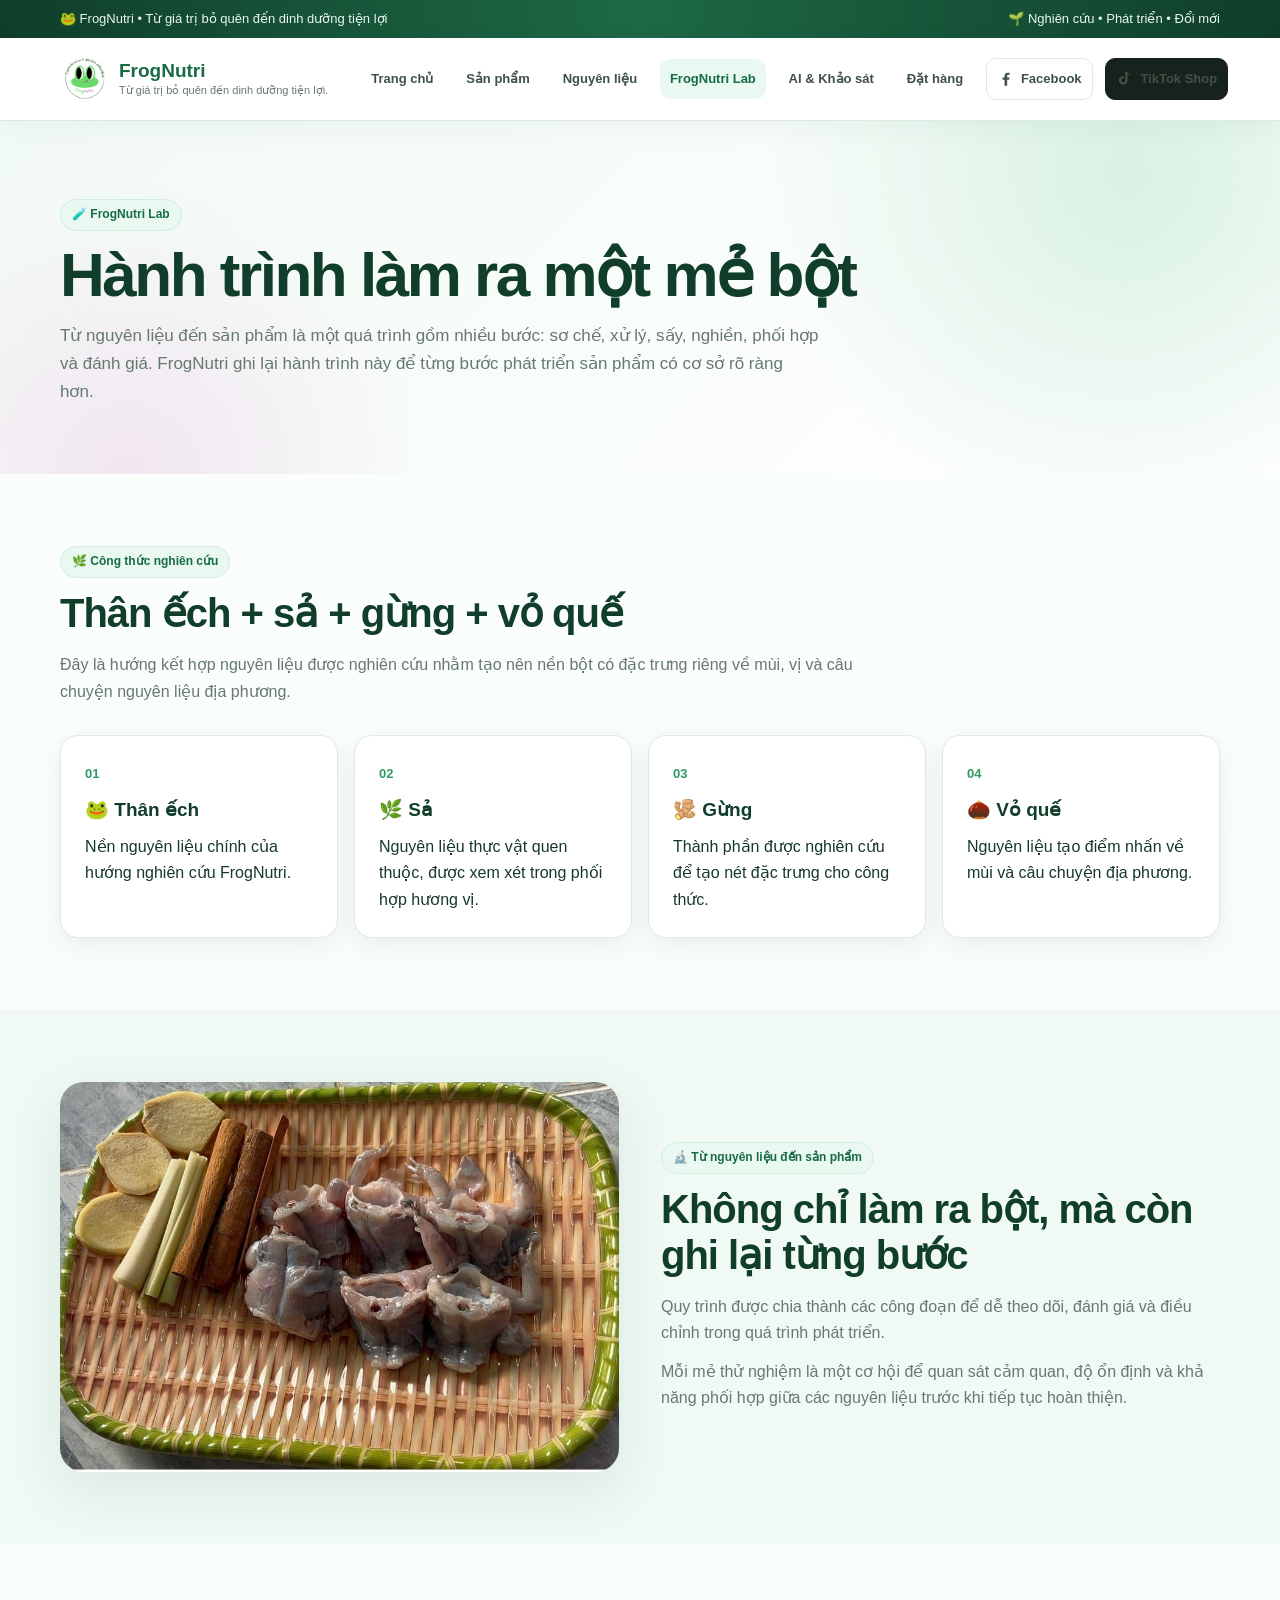
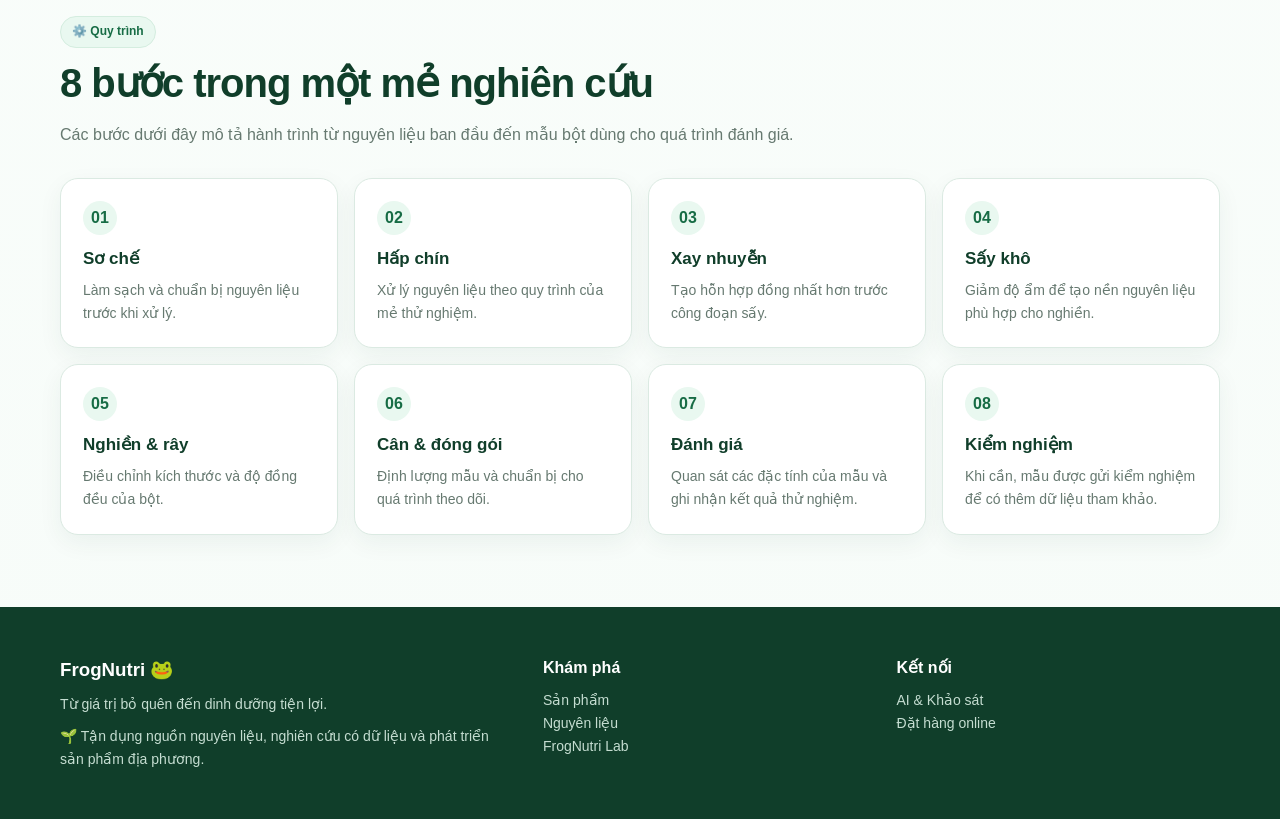
<file: research.html>
<!doctype html>
<html lang="vi">
<head>
  <meta charset="utf-8">
  <meta name="viewport" content="width=device-width, initial-scale=1">
  <meta name="description" content="FrogNutri Lab – hành trình nghiên cứu bột thân ếch và công thức kết hợp nguyên liệu thực vật địa phương.">
  <title>FrogNutri Lab | Hành trình nghiên cứu</title>
  <link rel="icon" href="frognutri-logo.jpg">

  <style>
    :root{
      --green:#2f9b63;--green-dark:#176c45;--green-deep:#103e2a;
      --mint:#e9f8f0;--ink:#16382b;--text:#34483d;--muted:#667970;
      --white:#fff;--line:#dbeae2;--orange:#e85b32;
      --shadow:0 18px 55px rgba(23,76,52,.10);--radius:22px;
    }
    *{box-sizing:border-box;margin:0;padding:0}
    html{scroll-behavior:smooth}
    body{font-family:Inter,Arial,Helvetica,sans-serif;color:var(--ink);
      background:linear-gradient(180deg,#fbfefc,#f7fcf9);line-height:1.65}
    a{color:inherit;text-decoration:none} img{display:block;max-width:100%}
    button{font:inherit;cursor:pointer}
    .container{width:min(1160px,calc(100% - 36px));margin:auto}

    .topbar{background:linear-gradient(90deg,#103e2a,#1d6946,#103e2a);color:#eaf8f0;font-size:13px}
    .topbar .container{min-height:38px;display:flex;align-items:center;justify-content:space-between;gap:20px}

    .nav{position:sticky;top:0;z-index:1000;background:rgba(255,255,255,.96);
      border-bottom:1px solid var(--line);backdrop-filter:blur(14px);box-shadow:0 8px 28px rgba(25,76,53,.05)}
    .nav-inner{min-height:82px;display:flex;align-items:center;gap:22px}
    .brand{display:flex;align-items:center;gap:11px;min-width:max-content}
    .brand img{width:48px;height:48px;border-radius:14px;object-fit:cover}
    .brand strong{display:block;color:var(--green-dark);font-size:19px;line-height:1.2}
    .brand small{display:block;color:var(--muted);font-size:11px;line-height:1.3}
    .links{flex:1;display:flex;align-items:center;justify-content:flex-end;gap:4px}
    .links a{padding:9px 10px;border-radius:10px;color:#3f5147;font-size:13px;font-weight:700;white-space:nowrap}
    .links a:hover,.links a.active{color:var(--green-dark);background:var(--mint)}
    .cart-link{display:inline-flex!important;align-items:center;gap:4px}
    #cart-count{min-width:21px;height:21px;display:inline-flex;align-items:center;justify-content:center;
      padding:0 5px;border-radius:999px;background:var(--orange);color:#fff;font-size:11px;font-weight:900}
    .mobile-toggle{display:none;width:44px;height:44px;border:0;border-radius:12px;background:var(--mint);color:var(--green-dark);font-size:22px}

    .hero{padding:78px 0 68px;background:
      radial-gradient(circle at 88% 15%,#d8f1e3 0,transparent 31%),
      radial-gradient(circle at 10% 100%,#f1e6f1 0,transparent 24%),
      linear-gradient(135deg,#f2faf5,#fff)}
    .eyebrow{display:inline-block;margin-bottom:12px;padding:5px 11px;border:1px solid #d4eddf;
      border-radius:999px;background:var(--mint);color:var(--green-dark);font-size:12px;font-weight:900}
    .hero h1{max-width:800px;margin-bottom:15px;color:var(--green-deep);font-size:clamp(38px,6vw,62px);line-height:1.04;letter-spacing:-.04em}
    .lead{max-width:760px;color:var(--muted);font-size:17px}

    .section{padding:72px 0}
    .section.alt{background:#f0f9f4}
    h2{color:var(--green-deep);font-size:clamp(28px,4vw,40px);line-height:1.15;letter-spacing:-.025em;margin-bottom:16px}
    .intro{max-width:820px;margin-bottom:30px}
    .intro p,.story p,.process-intro{color:var(--muted)}

    .formula{display:grid;grid-template-columns:repeat(4,1fr);gap:16px;margin-top:28px}
    .ingredient{padding:24px;background:#fff;border:1px solid var(--line);border-radius:18px;box-shadow:0 8px 24px rgba(23,76,52,.07)}
    .ingredient .num{color:var(--green);font-weight:900;font-size:13px}
    .ingredient h3{margin:8px 0;color:var(--green-deep);font-size:19px}

    .story{display:grid;grid-template-columns:1fr 1fr;gap:42px;align-items:center}
    .story-image{overflow:hidden;border-radius:24px;box-shadow:var(--shadow);background:#eef8f2}
    .story-image img{width:100%;height:390px;object-fit:cover}
    .story-copy p{margin-top:12px}

    .process-grid{display:grid;grid-template-columns:repeat(4,1fr);gap:16px;margin-top:30px}
    .step{padding:22px;background:#fff;border:1px solid var(--line);border-radius:18px;box-shadow:0 8px 24px rgba(23,76,52,.06)}
    .step strong{display:inline-flex;width:34px;height:34px;align-items:center;justify-content:center;border-radius:50%;
      background:var(--mint);color:var(--green-dark);margin-bottom:10px}
    .step h3{font-size:17px;color:var(--green-deep);margin-bottom:6px}
    .step p{font-size:14px;color:var(--muted)}

    .footer{padding:48px 0;background:#103e2a;color:#dcefe5}
    .footer-grid{display:grid;grid-template-columns:1.4fr 1fr 1fr;gap:30px}
    .footer h3{color:#fff;margin-bottom:8px}.footer b{color:#fff}.footer p{color:#c5ddd1;font-size:14px;margin-top:8px}
    .footer a:hover{color:#fff}

    @media(max-width:900px){
      .links{display:none}.links.open{display:flex;position:absolute;left:18px;right:18px;top:82px;
        padding:12px;flex-direction:column;align-items:stretch;background:#fff;border:1px solid var(--line);
        border-radius:16px;box-shadow:var(--shadow)}
      .mobile-toggle{display:block;margin-left:auto}
      .formula,.process-grid{grid-template-columns:repeat(2,1fr)}
      .story{grid-template-columns:1fr}
      .story-image{order:2}
      .footer-grid{grid-template-columns:1fr}
    }
    @media(max-width:560px){
      .topbar .container{padding:8px 0;align-items:flex-start;flex-direction:column;gap:2px}
      .formula,.process-grid{grid-template-columns:1fr}
      .hero{padding:58px 0 52px}
      .section{padding:55px 0}
    }
  </style>

<style>
/* FrogNutri shared navigation polish */
.links{align-items:center;gap:clamp(8px,1vw,16px)}
.social-nav{display:inline-flex;align-items:center;justify-content:center;gap:6px;padding:8px 10px;border:1px solid #dcebe3;border-radius:999px;background:#fff;color:#245b43;font-size:13px;font-weight:750;text-decoration:none;white-space:nowrap;transition:transform .18s ease,box-shadow .18s ease,background .18s ease}
.social-nav:hover{transform:translateY(-2px);box-shadow:0 6px 18px #164e351a;background:#f2fbf5}
.social-nav svg{width:18px;height:18px;fill:currentColor;flex:none}
.tiktok-nav{background:#17221d;color:#fff;border-color:#17221d}.tiktok-nav:hover{background:#304b3e;color:#fff}
.facebook-nav{color:#1766d1}
@media(max-width:980px){.links .social-nav{width:100%;justify-content:flex-start;border-radius:12px;padding:11px 13px}}
/* Cart UI is intentionally removed; purchase checkout happens on TikTok Shop. */
#cartOverlay,#cartDrawer,.cart-drawer,.cart-link,[data-cart-count],#openCartTop{display:none!important}
.auth-panel{box-shadow:0 18px 55px rgba(32,83,57,.08)}
</style>
</head>

<body>
  <div class="topbar">
    <div class="container">
      <span>🐸 FrogNutri • Từ giá trị bỏ quên đến dinh dưỡng tiện lợi</span>
      <span>🌱 Nghiên cứu • Phát triển • Đổi mới</span>
    </div>
  </div>

  <nav class="nav">
    <div class="container nav-inner">
      <a class="brand" href="index.html">
        <img src="frognutri-logo.jpg" alt="FrogNutri">
        <div><strong>FrogNutri</strong><small>Từ giá trị bỏ quên đến dinh dưỡng tiện lợi.</small></div>
      </a>

      <button class="mobile-toggle" id="mobileToggle" type="button" aria-label="Mở menu">☰</button>

      <div class="links" id="navLinks">
        <a href="index.html">Trang chủ</a>
        <a href="product.html">Sản phẩm</a>
        <a href="ingredients.html">Nguyên liệu</a>
        <a class="active" href="research.html">FrogNutri Lab</a>
        <a href="ai.html">AI &amp; Khảo sát</a>
        <a href="order.html">Đặt hàng</a>
<a class="social-nav facebook-nav" href="https://www.facebook.com/share/1M3Qi7Em8s/?mibextid=wwXIfr" target="_blank" rel="noopener noreferrer" aria-label="FrogNutri trên Facebook" title="Facebook"><svg viewBox="0 0 24 24" aria-hidden="true"><path d="M13.5 21v-8h2.7l.4-3.1h-3.1v-2c0-.9.3-1.5 1.6-1.5h1.7V3.6c-.3 0-1.3-.1-2.5-.1-2.5 0-4.2 1.5-4.2 4.3v2.1H7.3V13h2.8v8z"/></svg><span>Facebook</span></a>
      <a class="social-nav tiktok-nav" href="https://www.tiktok.com/@frognutri_2627?_r=1&_t=ZS-9AWNxAIgA8j" target="_blank" rel="noopener noreferrer" aria-label="Đặt mua trên TikTok FrogNutri" title="TikTok Shop"><svg viewBox="0 0 24 24" aria-hidden="true"><path d="M19.6 7.1a6.8 6.8 0 0 1-4.2-1.4v8.1a5.8 5.8 0 1 1-5-5.7v3.2a2.7 2.7 0 1 0 1.9 2.6V2.5h3.1c.2 2 1.8 3.6 4.2 3.9z"/></svg><span>TikTok Shop</span></a>
    </div>
    </div>
  </nav>

  <main>
    <section class="hero">
      <div class="container">
        <span class="eyebrow">🧪 FrogNutri Lab</span>
        <h1>Hành trình làm ra một mẻ bột</h1>
        <p class="lead">Từ nguyên liệu đến sản phẩm là một quá trình gồm nhiều bước: sơ chế, xử lý, sấy, nghiền, phối hợp và đánh giá. FrogNutri ghi lại hành trình này để từng bước phát triển sản phẩm có cơ sở rõ ràng hơn.</p>
      </div>
    </section>

    <section class="section">
      <div class="container">
        <div class="intro">
          <span class="eyebrow">🌿 Công thức nghiên cứu</span>
          <h2>Thân ếch + sả + gừng + vỏ quế</h2>
          <p>Đây là hướng kết hợp nguyên liệu được nghiên cứu nhằm tạo nên nền bột có đặc trưng riêng về mùi, vị và câu chuyện nguyên liệu địa phương.</p>
        </div>

        <div class="formula">
          <article class="ingredient"><span class="num">01</span><h3>🐸 Thân ếch</h3><p>Nền nguyên liệu chính của hướng nghiên cứu FrogNutri.</p></article>
          <article class="ingredient"><span class="num">02</span><h3>🌿 Sả</h3><p>Nguyên liệu thực vật quen thuộc, được xem xét trong phối hợp hương vị.</p></article>
          <article class="ingredient"><span class="num">03</span><h3>🫚 Gừng</h3><p>Thành phần được nghiên cứu để tạo nét đặc trưng cho công thức.</p></article>
          <article class="ingredient"><span class="num">04</span><h3>🌰 Vỏ quế</h3><p>Nguyên liệu tạo điểm nhấn về mùi và câu chuyện địa phương.</p></article>
        </div>
      </div>
    </section>

    <section class="section alt">
      <div class="container story">
        <div class="story-image">
          <img src="bot-ech-frognutri.jpg" alt="Quá trình nghiên cứu bột FrogNutri"
               onerror="this.src='frognutri-logo.jpg';">
        </div>
        <div class="story-copy">
          <span class="eyebrow">🔬 Từ nguyên liệu đến sản phẩm</span>
          <h2>Không chỉ làm ra bột, mà còn ghi lại từng bước</h2>
          <p>Quy trình được chia thành các công đoạn để dễ theo dõi, đánh giá và điều chỉnh trong quá trình phát triển.</p>
          <p>Mỗi mẻ thử nghiệm là một cơ hội để quan sát cảm quan, độ ổn định và khả năng phối hợp giữa các nguyên liệu trước khi tiếp tục hoàn thiện.</p>
        </div>
      </div>
    </section>

    <section class="section">
      <div class="container">
        <div class="intro">
          <span class="eyebrow">⚙️ Quy trình</span>
          <h2>8 bước trong một mẻ nghiên cứu</h2>
          <p class="process-intro">Các bước dưới đây mô tả hành trình từ nguyên liệu ban đầu đến mẫu bột dùng cho quá trình đánh giá.</p>
        </div>

        <div class="process-grid">
          <article class="step"><strong>01</strong><h3>Sơ chế</h3><p>Làm sạch và chuẩn bị nguyên liệu trước khi xử lý.</p></article>
          <article class="step"><strong>02</strong><h3>Hấp chín</h3><p>Xử lý nguyên liệu theo quy trình của mẻ thử nghiệm.</p></article>
          <article class="step"><strong>03</strong><h3>Xay nhuyễn</h3><p>Tạo hỗn hợp đồng nhất hơn trước công đoạn sấy.</p></article>
          <article class="step"><strong>04</strong><h3>Sấy khô</h3><p>Giảm độ ẩm để tạo nền nguyên liệu phù hợp cho nghiền.</p></article>
          <article class="step"><strong>05</strong><h3>Nghiền &amp; rây</h3><p>Điều chỉnh kích thước và độ đồng đều của bột.</p></article>
          <article class="step"><strong>06</strong><h3>Cân &amp; đóng gói</h3><p>Định lượng mẫu và chuẩn bị cho quá trình theo dõi.</p></article>
          <article class="step"><strong>07</strong><h3>Đánh giá</h3><p>Quan sát các đặc tính của mẫu và ghi nhận kết quả thử nghiệm.</p></article>
          <article class="step"><strong>08</strong><h3>Kiểm nghiệm</h3><p>Khi cần, mẫu được gửi kiểm nghiệm để có thêm dữ liệu tham khảo.</p></article>
        </div>
      </div>
    </section>
  </main>

  <footer class="footer">
    <div class="container footer-grid">
      <div>
        <h3>FrogNutri 🐸</h3>
        <p>Từ giá trị bỏ quên đến dinh dưỡng tiện lợi.</p>
        <p>🌱 Tận dụng nguồn nguyên liệu, nghiên cứu có dữ liệu và phát triển sản phẩm địa phương.</p>
      </div>
      <div>
        <b>Khám phá</b>
        <p><a href="product.html">Sản phẩm</a><br><a href="ingredients.html">Nguyên liệu</a><br><a href="research.html">FrogNutri Lab</a></p>
      </div>
      <div>
        <b>Kết nối</b>
        <p><a href="ai.html">AI &amp; Khảo sát</a><br><a href="order.html">Đặt hàng online</a><br>
</p>
      </div>
    </div>
  </footer>

  <script src="script.js"></script>
  <script>
    const CART_KEY = "frognutri_cart";
    function updateSharedCartCount(){
      let cart = [];
      try { cart = JSON.parse(localStorage.getItem(CART_KEY)) || []; } catch(e) {}
      const total = cart.reduce((sum,item) => sum + Number(item.quantity || 0), 0);
      document.querySelectorAll("[data-cart-count]").forEach(el => el.textContent = total);
    }
    document.addEventListener("DOMContentLoaded", updateSharedCartCount);
    window.addEventListener("storage", e => { if(e.key === CART_KEY) updateSharedCartCount(); });
    window.addEventListener("pageshow", updateSharedCartCount);

    const toggle = document.getElementById("mobileToggle");
    const links = document.getElementById("navLinks");
    if(toggle && links){
      toggle.addEventListener("click", () => links.classList.toggle("open"));
    }
  </script>
</body>
</html>
</file>
<file: styles.css>
:root{--green:#2b8a57;--green2:#1f6d45;--mint:#eaf8f0;--ink:#18352a;--muted:#64756d;--line:#dfeae4;--white:#fff;--pink:#d95c86;--shadow:0 14px 40px rgba(24,53,42,.09)}
*{box-sizing:border-box}html{scroll-behavior:smooth}body{margin:0;font-family:Inter,system-ui,-apple-system,BlinkMacSystemFont,"Segoe UI",sans-serif;color:var(--ink);background:#fbfdfc;line-height:1.65}a{color:inherit;text-decoration:none}img{display:block;max-width:100%;height:auto}.container{width:min(1160px,calc(100% - 36px));margin:auto}.topbar{background:#173d2a;color:#eaf8f0;font-size:13px}.topbar .container{display:flex;justify-content:space-between;gap:20px;padding:8px 0}.nav{position:sticky;top:0;z-index:20;background:rgba(255,255,255,.94);backdrop-filter:blur(14px);border-bottom:1px solid var(--line)}.nav-inner{min-height:76px;display:flex;align-items:center;gap:22px}.brand{display:flex;align-items:center;gap:10px;min-width:max-content}.brand img{width:46px;height:46px;border-radius:14px;object-fit:cover}.brand strong{display:block;font-size:18px}.brand small{display:block;color:var(--muted);font-size:11px}.links{display:flex;align-items:center;justify-content:flex-end;gap:5px;flex:1}.links a,.user-btn{padding:9px 10px;border-radius:10px;font-weight:700;font-size:13px;background:none;border:0;cursor:pointer}.links a:hover,.links a.active{background:var(--mint);color:var(--green2)}.mobile,.mobile-toggle{display:none;border:0;background:var(--mint);border-radius:10px;padding:8px 11px;font-size:20px}.hero{padding:75px 0 65px;background:radial-gradient(circle at 85% 15%,#dff5e8 0,transparent 32%),linear-gradient(180deg,#f5fcf8,#fff)}.hero-grid{display:grid;grid-template-columns:1.35fr .65fr;gap:55px;align-items:center}.eyebrow{display:inline-block;color:var(--green);font-weight:800;font-size:13px;letter-spacing:.04em;margin-bottom:10px}.hero h1{font-size:clamp(48px,8vw,86px);line-height:.95;margin:0;font-weight:900;letter-spacing:-.06em}.hero h1 span{color:var(--green)}h1,h2,h3{line-height:1.15}.hero h2{font-size:clamp(24px,4vw,40px);margin:15px 0}.lead{font-size:17px;color:#53655e;max-width:760px}.actions{display:flex;flex-wrap:wrap;gap:12px;margin-top:25px}.btn{display:inline-flex;justify-content:center;align-items:center;gap:7px;border:0;border-radius:13px;padding:12px 18px;font-weight:800;cursor:pointer;transition:.2s}.btn:hover{transform:translateY(-2px)}.primary,.btn-primary{background:var(--green);color:#fff}.secondary,.ghost{background:#fff;border:1px solid var(--line)}.btn-pink{background:#f2a2ba;color:#5a1830}.hero-logo img{width:100%;max-width:420px;margin:auto;border-radius:28px;box-shadow:var(--shadow);object-fit:cover}.section{padding:68px 0}.section.alt{background:#f4faf7}.section-head{display:flex;justify-content:space-between;gap:25px;align-items:end;margin-bottom:28px}.section-head h2{margin:6px 0 0;font-size:clamp(26px,4vw,38px)}.section-head>p{max-width:500px;color:var(--muted)}.cards,.ingredient-grid,.product-cards{display:grid;grid-template-columns:repeat(4,1fr);gap:18px}.card{background:#fff;border:1px solid var(--line);border-radius:20px;padding:22px;box-shadow:0 8px 28px rgba(24,53,42,.045)}.icon{width:48px;height:48px;display:grid;place-items:center;border-radius:14px;font-size:23px;margin-bottom:15px}.mint{background:#e8f8ef}.lav{background:#f1ecfb}.pink{background:#fff0f5}.peach{background:#fff2e9}.card h3{margin:8px 0}.card p{color:var(--muted);margin:7px 0}.ingredient-grid{grid-template-columns:repeat(4,1fr)}.ingredient-card{padding:0;overflow:hidden}.ingredient-card img{width:100%;aspect-ratio:1.35;object-fit:cover;background:#f0f7f3}.ingredient-card .copy{padding:18px}.timeline{display:grid;grid-template-columns:repeat(7,1fr);gap:10px}.step{text-align:center;color:var(--muted)}.dot{margin:auto;width:48px;height:48px;display:grid;place-items:center;border-radius:50%;background:var(--mint);color:var(--green2);font-weight:900;border:1px solid #cce9d8}.note{background:#f1faf5;border:1px solid #d8eee1;border-radius:20px;padding:25px}.split{display:grid;grid-template-columns:1.2fr .8fr;gap:30px;align-items:center}.stats{display:grid;grid-template-columns:repeat(2,1fr);gap:12px}.stat{background:#fff;border:1px solid var(--line);border-radius:15px;padding:18px;text-align:center;color:var(--muted)}.stat strong{font-size:27px;color:var(--green2)}.footer{background:#173d2a;color:#d8e9df;padding:45px 0}.footer-grid{display:grid;grid-template-columns:2fr 1fr 1fr;gap:30px}.footer a:hover{color:#fff}.page-hero{padding:58px 0 35px;background:linear-gradient(135deg,#edf9f2,#fff)}.page-hero h1{font-size:clamp(34px,5vw,58px);margin:0 0 15px}.product-cards{grid-template-columns:repeat(4,1fr)}.product-card{position:relative;overflow:hidden}.product-card img{width:100%;aspect-ratio:1.15;object-fit:cover;border-radius:14px;background:#f2f7f4}.tag{display:inline-block;margin-top:13px;padding:5px 9px;border-radius:99px;background:var(--mint);color:var(--green2);font-size:11px;font-weight:900}.price{font-weight:900;font-size:22px;margin-top:12px;color:var(--green2)}.product-grid{display:grid;grid-template-columns:1fr 1fr;gap:20px}.cart-list{display:grid;gap:10px;margin-top:15px}.order-item{display:flex;align-items:center;justify-content:space-between;gap:12px;padding:12px;border:1px solid var(--line);border-radius:13px}.qty{display:flex;align-items:center;gap:9px}.qty button{border:1px solid var(--line);background:#fff;border-radius:8px;width:30px;height:30px;cursor:pointer}.form-row{display:grid;grid-template-columns:1fr 1fr;gap:15px}label{display:block;font-weight:800;font-size:13px;margin:13px 0 6px}input,textarea{width:100%;border:1px solid #ccdcd4;border-radius:11px;padding:11px 12px;font:inherit;background:#fff}textarea{resize:vertical}.lock-card{margin-top:18px;padding:22px;border:1px dashed #bcd7c8;border-radius:16px;background:#f7fcf9}.hidden{display:none!important}.toast{position:fixed;right:20px;bottom:20px;background:#173d2a;color:#fff;padding:12px 16px;border-radius:12px;opacity:0;transform:translateY(10px);pointer-events:none;transition:.25s;z-index:50}.toast.show{opacity:1;transform:none}@media(max-width:980px){.links{gap:0}.links a,.user-btn{font-size:12px;padding:8px 6px}.cards,.ingredient-grid,.product-cards{grid-template-columns:repeat(2,1fr)}.hero-grid,.split,.product-grid{grid-template-columns:1fr}.timeline{grid-template-columns:repeat(4,1fr)}}@media(max-width:720px){.topbar .container{font-size:11px}.topbar .container span:last-child{display:none}.nav-inner{justify-content:space-between}.mobile,.mobile-toggle{display:block}.links{display:none;position:absolute;left:18px;right:18px;top:72px;background:#fff;border:1px solid var(--line);padding:10px;border-radius:15px;box-shadow:var(--shadow);flex-direction:column;align-items:stretch}.links.open{display:flex}.links a,.user-btn{text-align:left}.brand small{display:none}.hero{padding-top:48px}.section{padding:48px 0}.cards,.ingredient-grid,.product-cards,.footer-grid,.form-row{grid-template-columns:1fr}.timeline{grid-template-columns:repeat(2,1fr)}.stats{grid-template-columns:1fr 1fr}.section-head{display:block}.section-head .btn{margin-top:12px}}
.full{width:100%}.muted{color:var(--muted)}.empty{padding:18px;border:1px dashed #bfd5c8;border-radius:12px;color:var(--muted);text-align:center}.total{display:flex;justify-content:space-between;margin-top:18px;font-weight:900}.order-item{flex-wrap:wrap}.order-item small{display:block;color:var(--muted);margin-top:3px}.success{margin-top:15px;padding:18px;border-radius:15px;background:#eaf8f0;border:1px solid #c9e6d4}.success p{margin-bottom:0}.account-grid{display:grid;grid-template-columns:.8fr 1.2fr;gap:20px}.order-history{display:grid;grid-template-columns:1fr auto auto;gap:12px;align-items:center;padding:13px 0;border-bottom:1px solid var(--line)}.order-history small{color:var(--muted)}select{width:100%;border:1px solid #ccdcd4;border-radius:11px;padding:11px 12px;font:inherit;background:#fff}.modal{display:none;position:fixed;inset:0;background:rgba(12,35,25,.45);z-index:100;align-items:center;justify-content:center;padding:20px}.modal.show{display:flex}.modal-box{width:min(460px,100%);background:#fff;border-radius:22px;padding:28px;box-shadow:0 24px 80px rgba(0,0,0,.2);position:relative}.modal-close{position:absolute;right:15px;top:12px;border:0;background:transparent;font-size:28px;cursor:pointer;color:var(--muted)}.timeline-large{grid-template-columns:repeat(7,1fr)}
@media(max-width:980px){.account-grid{grid-template-columns:1fr}.timeline-large{grid-template-columns:repeat(4,1fr)}}
@media(max-width:720px){.timeline-large{grid-template-columns:repeat(2,1fr)}.order-history{grid-template-columns:1fr}.modal-box{padding:22px}}

/* =========================================================
   FrogNutri V4 — visual enhancement layer
   ========================================================= */
:root{
  --green:#2f9b63;
  --green2:#176c45;
  --green3:#0f4d34;
  --mint:#e9f8f0;
  --mint2:#d8f1e3;
  --ink:#16382b;
  --muted:#667970;
  --line:#dbeae2;
  --cream:#fbfdfb;
  --white:#fff;
  --pink:#e67a9d;
  --shadow-sm:0 8px 24px rgba(23,76,52,.07);
  --shadow:0 18px 55px rgba(23,76,52,.11);
  --radius:24px;
}
body{background:linear-gradient(180deg,#fbfefc 0%,#f8fcfa 100%)}
::selection{background:#bfe9d0;color:var(--green3)}
.topbar{background:linear-gradient(90deg,#103e2a,#1d6946,#103e2a);box-shadow:0 2px 15px rgba(15,77,52,.12)}
.nav{box-shadow:0 8px 28px rgba(25,76,53,.05)}
.nav-inner{min-height:82px}
.brand img{box-shadow:0 5px 18px rgba(35,132,82,.16);transition:.3s}
.brand:hover img{transform:rotate(-4deg) scale(1.04)}
.links a,.user-btn{transition:background .2s,color .2s,transform .2s}
.links a:hover,.links a.active{transform:translateY(-1px)}
.fb-link{display:grid!important;place-items:center;width:34px;height:34px;padding:0!important;border-radius:50%!important;background:#1877f2!important;color:#fff!important;font-weight:900!important;font-family:Arial,sans-serif!important;box-shadow:0 5px 15px rgba(24,119,242,.22)}
.hero,.page-hero{position:relative;overflow:hidden}
.hero:before,.page-hero:before{content:"";position:absolute;width:420px;height:420px;border-radius:50%;right:-180px;top:-190px;background:rgba(90,191,128,.10);filter:blur(4px);pointer-events:none}
.hero:after{content:"";position:absolute;width:220px;height:220px;border-radius:50%;left:-120px;bottom:-130px;background:rgba(221,170,214,.10);pointer-events:none}
.hero-grid,.container{position:relative;z-index:1}
.hero-logo{animation:floatLogo 5s ease-in-out infinite}
@keyframes floatLogo{0%,100%{transform:translateY(0)}50%{transform:translateY(-7px)}}
.eyebrow{padding:6px 11px;border-radius:999px;background:var(--mint);border:1px solid #d4eddf}
.actions .btn,.btn{box-shadow:0 7px 18px rgba(24,91,60,.08)}
.btn.primary,.btn-primary{background:linear-gradient(135deg,#2f9b63,#20794c)}
.btn.primary:hover,.btn-primary:hover{box-shadow:0 12px 25px rgba(38,137,86,.22)}
.btn.secondary,.ghost{background:#fff}
.card,.note,.lock-card,.chat,.review,.upload-box{box-shadow:var(--shadow-sm);transition:transform .25s ease,box-shadow .25s ease,border-color .25s ease}
.card:hover,.review:hover{transform:translateY(-5px);box-shadow:var(--shadow);border-color:#c9e5d5}
.cards .card,.product-cards .card{position:relative}
.cards .card:before,.product-card:before{content:"";position:absolute;left:0;right:0;top:0;height:4px;background:linear-gradient(90deg,#35a96b,#8bd2a9);opacity:0;transition:.25s}
.cards .card:hover:before,.product-card:hover:before{opacity:1}
.product-card{height:100%;display:flex;flex-direction:column}
.product-card img{border:1px solid #e4eee9;transition:transform .35s ease,filter .35s ease}
.product-card:hover img{transform:scale(1.025);filter:saturate(1.04)}
.product-card .price{margin-top:auto;padding-top:12px}
.product-card .btn{margin-top:12px}
.tag{border:1px solid #cce8d7}
.ingredient-card{box-shadow:var(--shadow-sm);border:1px solid var(--line);border-radius:22px;background:#fff;transition:.25s}
.ingredient-card:hover{transform:translateY(-5px);box-shadow:var(--shadow)}
.ingredient-card img{transition:transform .4s ease}
.ingredient-card:hover img{transform:scale(1.035)}
.timeline{position:relative;padding-top:12px}
.timeline:before{content:"";position:absolute;left:6%;right:6%;top:35px;height:2px;background:linear-gradient(90deg,#ccebd8,#65bb88,#ccebd8);z-index:0}
.step{position:relative;z-index:1}
.dot{background:#fff;box-shadow:0 0 0 7px #f3fbf6,0 7px 20px rgba(38,139,86,.13);transition:.25s}
.step:hover .dot{transform:translateY(-4px) scale(1.07);background:var(--green);color:#fff}
.wide-img{width:100%;border-radius:24px;border:1px solid var(--line);box-shadow:var(--shadow);background:#f4faf6;min-height:260px;object-fit:cover}
.process-flow{background:#fff;border:1px solid var(--line);border-radius:26px;padding:28px;box-shadow:var(--shadow-sm)}
.process-flow img{width:100%;margin-top:16px;border-radius:18px;border:1px solid var(--line);background:#f8fcfa}
.form-row{align-items:start}
input:focus,textarea:focus,select:focus{outline:none;border-color:#54a879;box-shadow:0 0 0 4px rgba(47,155,99,.10)}
.qty button:hover{background:var(--mint);border-color:#a9d9bd;color:var(--green2)}
.success{box-shadow:var(--shadow-sm)}
.footer{background:radial-gradient(circle at 80% 20%,rgba(83,171,116,.20),transparent 30%),linear-gradient(135deg,#103e2a,#173d2a);position:relative;overflow:hidden}
.footer:after{content:"🐸";position:absolute;right:5%;bottom:-30px;font-size:130px;opacity:.045;pointer-events:none}
/* AI / survey */
.protected{min-width:0}.chat{background:#fff;border:1px solid var(--line);border-radius:24px;overflow:hidden}.chat-body{height:380px;overflow:auto;padding:22px;background:linear-gradient(180deg,#f5fbf7,#fff)}
.bubble{max-width:82%;padding:11px 14px;border-radius:18px;margin:8px 0;box-shadow:0 4px 12px rgba(22,56,43,.05)}
.bubble.bot{background:#eaf8f0;border-bottom-left-radius:5px}.bubble.me{margin-left:auto;background:#e7eefb;border-bottom-right-radius:5px;text-align:right}
.quick{display:flex;flex-wrap:wrap;gap:8px;padding:14px;border-top:1px solid var(--line);background:#fff}
.quick button{border:1px solid #cfe4d8;background:#f8fcfa;color:var(--green2);border-radius:999px;padding:8px 11px;cursor:pointer;font-weight:700;transition:.2s}.quick button:hover{background:var(--mint);transform:translateY(-1px)}
.chat-input{display:grid;grid-template-columns:1fr auto;gap:8px;padding:14px;border-top:1px solid var(--line);background:#fff}
.survey{display:grid;gap:17px;margin-top:20px}.rating{display:flex;gap:5px;margin-top:7px}.rating button{width:34px;height:34px;border:1px solid #d6e5dd;background:#fff;color:#c4d1ca;border-radius:10px;cursor:pointer;font-size:18px;transition:.18s}.rating button:hover,.rating button.selected{background:#fff3b8;color:#e1a900;border-color:#efd47a;transform:translateY(-2px)}
.upload-box{padding:15px;border:1px dashed #b9d7c5;border-radius:18px;background:#f8fcfa}.preview,.review-imgs{display:grid;grid-template-columns:repeat(3,1fr);gap:9px;margin-top:12px}.preview img,.review-imgs img{width:100%;aspect-ratio:1;object-fit:cover;border-radius:13px;border:1px solid var(--line)}
.review-grid{display:grid;grid-template-columns:repeat(3,1fr);gap:18px}.review{background:#fff;border:1px solid var(--line);border-radius:20px;padding:20px}.review .stars,.stars{color:#e6ad12;letter-spacing:2px}.review p{color:var(--muted)}
/* Document library */
.document-library{background:linear-gradient(135deg,#eefaf3 0%,#fff 65%);border:1px solid #d5ecdf;border-radius:30px;padding:32px;box-shadow:var(--shadow-sm);position:relative;overflow:hidden}
.document-library:after{content:"📁";position:absolute;right:25px;top:-12px;font-size:105px;opacity:.06;transform:rotate(8deg)}
.document-head{display:flex;justify-content:space-between;align-items:end;gap:25px;margin-bottom:22px}.document-head h2{margin:5px 0;font-size:clamp(25px,4vw,36px)}.document-head p{max-width:620px;color:var(--muted);margin:0}
.document-grid{display:grid;grid-template-columns:repeat(4,1fr);gap:14px;position:relative;z-index:1}
.document-card{display:flex;align-items:center;gap:13px;background:rgba(255,255,255,.88);border:1px solid #dceae3;border-radius:18px;padding:16px;min-height:110px;transition:.25s;box-shadow:0 5px 18px rgba(30,85,58,.04)}
.document-card:hover{transform:translateY(-4px);border-color:#9dceb1;box-shadow:0 14px 30px rgba(30,85,58,.10)}
.document-icon{flex:0 0 48px;width:48px;height:58px;border-radius:11px;background:linear-gradient(160deg,#fff,#e8f7ee);border:1px solid #cfe5d8;display:grid;place-items:center;font-size:24px;position:relative}.document-icon:after{content:"PDF";position:absolute;bottom:4px;font-size:7px;font-weight:900;color:#b24b68}
.document-card h3{font-size:14px;margin:0 0 5px;line-height:1.3}.document-card p{font-size:11px;color:var(--muted);margin:0}.document-card .doc-action{margin-top:8px;display:inline-flex;font-size:11px;font-weight:900;color:var(--green2)}
.document-note{margin-top:17px;padding:12px 15px;border-radius:13px;background:#fff;border:1px dashed #c7dfd0;color:var(--muted);font-size:12px}
.reveal{opacity:0;transform:translateY(16px);transition:opacity .65s ease,transform .65s ease}.reveal.is-visible{opacity:1;transform:none}
@media(max-width:1050px){.document-grid{grid-template-columns:repeat(2,1fr)}.review-grid{grid-template-columns:repeat(2,1fr)}}
@media(max-width:720px){.fb-link{display:none!important}.chat-body{height:320px}.bubble{max-width:92%}.preview,.review-imgs{grid-template-columns:repeat(2,1fr)}.review-grid{grid-template-columns:1fr}.document-library{padding:22px}.document-head{display:block}.document-grid{grid-template-columns:1fr}.timeline:before{display:none}.wide-img{min-height:200px}.process-flow{padding:18px}}

/* Shared brand/social identity across every FrogNutri page */
.brand{gap:10px;flex-wrap:nowrap}.brand-socials{display:inline-flex;align-items:center;gap:6px;margin-left:5px}.brand-social{display:inline-grid;place-items:center;width:30px;height:30px;border-radius:50%;color:#fff!important;transition:transform .18s,box-shadow .18s}.brand-social:hover{transform:translateY(-2px);box-shadow:0 5px 14px #173d2a25}.brand-social svg{width:16px;height:16px;fill:currentColor}.brand-social.fb{background:#1877f2}.brand-social.tt{background:#17221d}.links .social-nav{display:inline-flex;align-items:center;gap:6px;padding:8px 10px;border:1px solid #dcebe3;border-radius:999px;background:#fff;color:#245b43;font-size:12px;font-weight:750;white-space:nowrap}.links .social-nav svg{width:17px;height:17px;fill:currentColor}.links .tiktok-nav{background:#17221d;color:#fff;border-color:#17221d}.links .facebook-nav{color:#1766d1}@media(max-width:720px){.brand-socials{gap:4px;margin-left:1px}.brand-social{width:27px;height:27px}.brand small{display:none!important}}
body.fn-auth-check{visibility:hidden}
</file>
